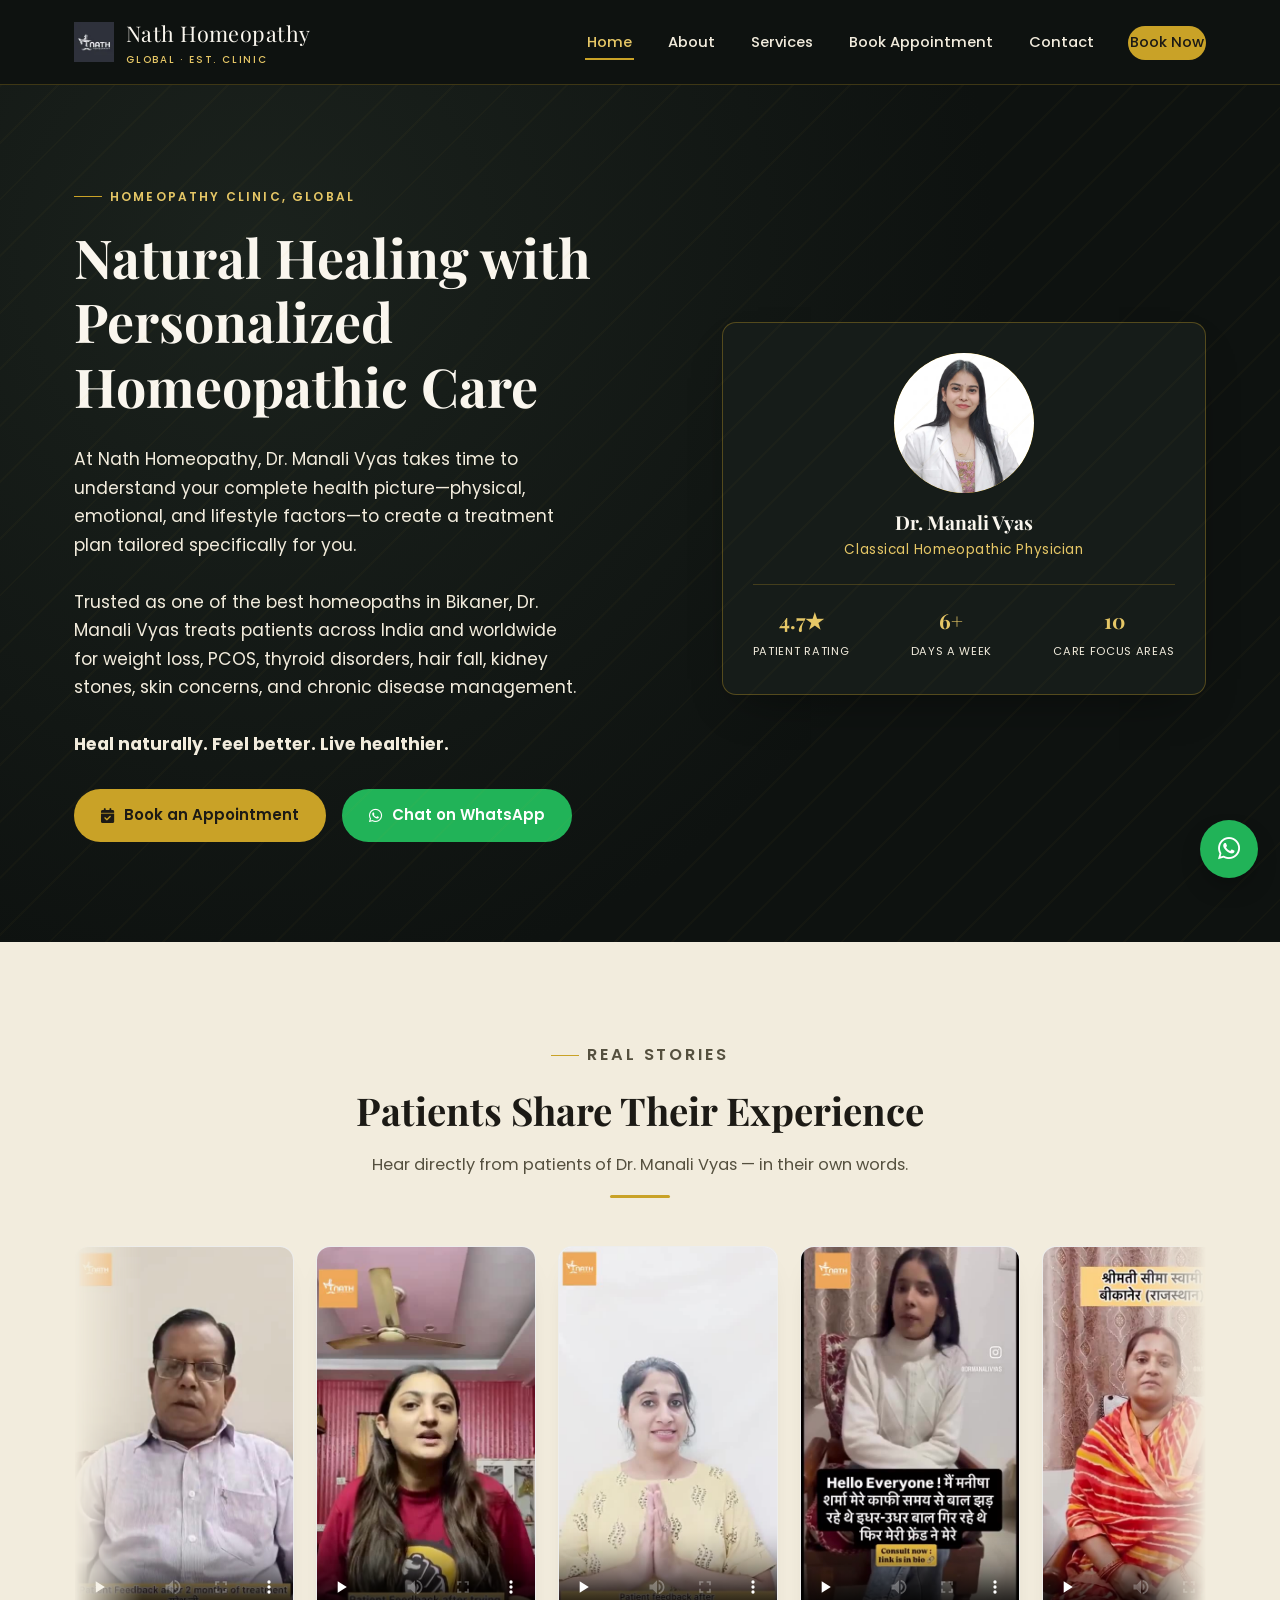
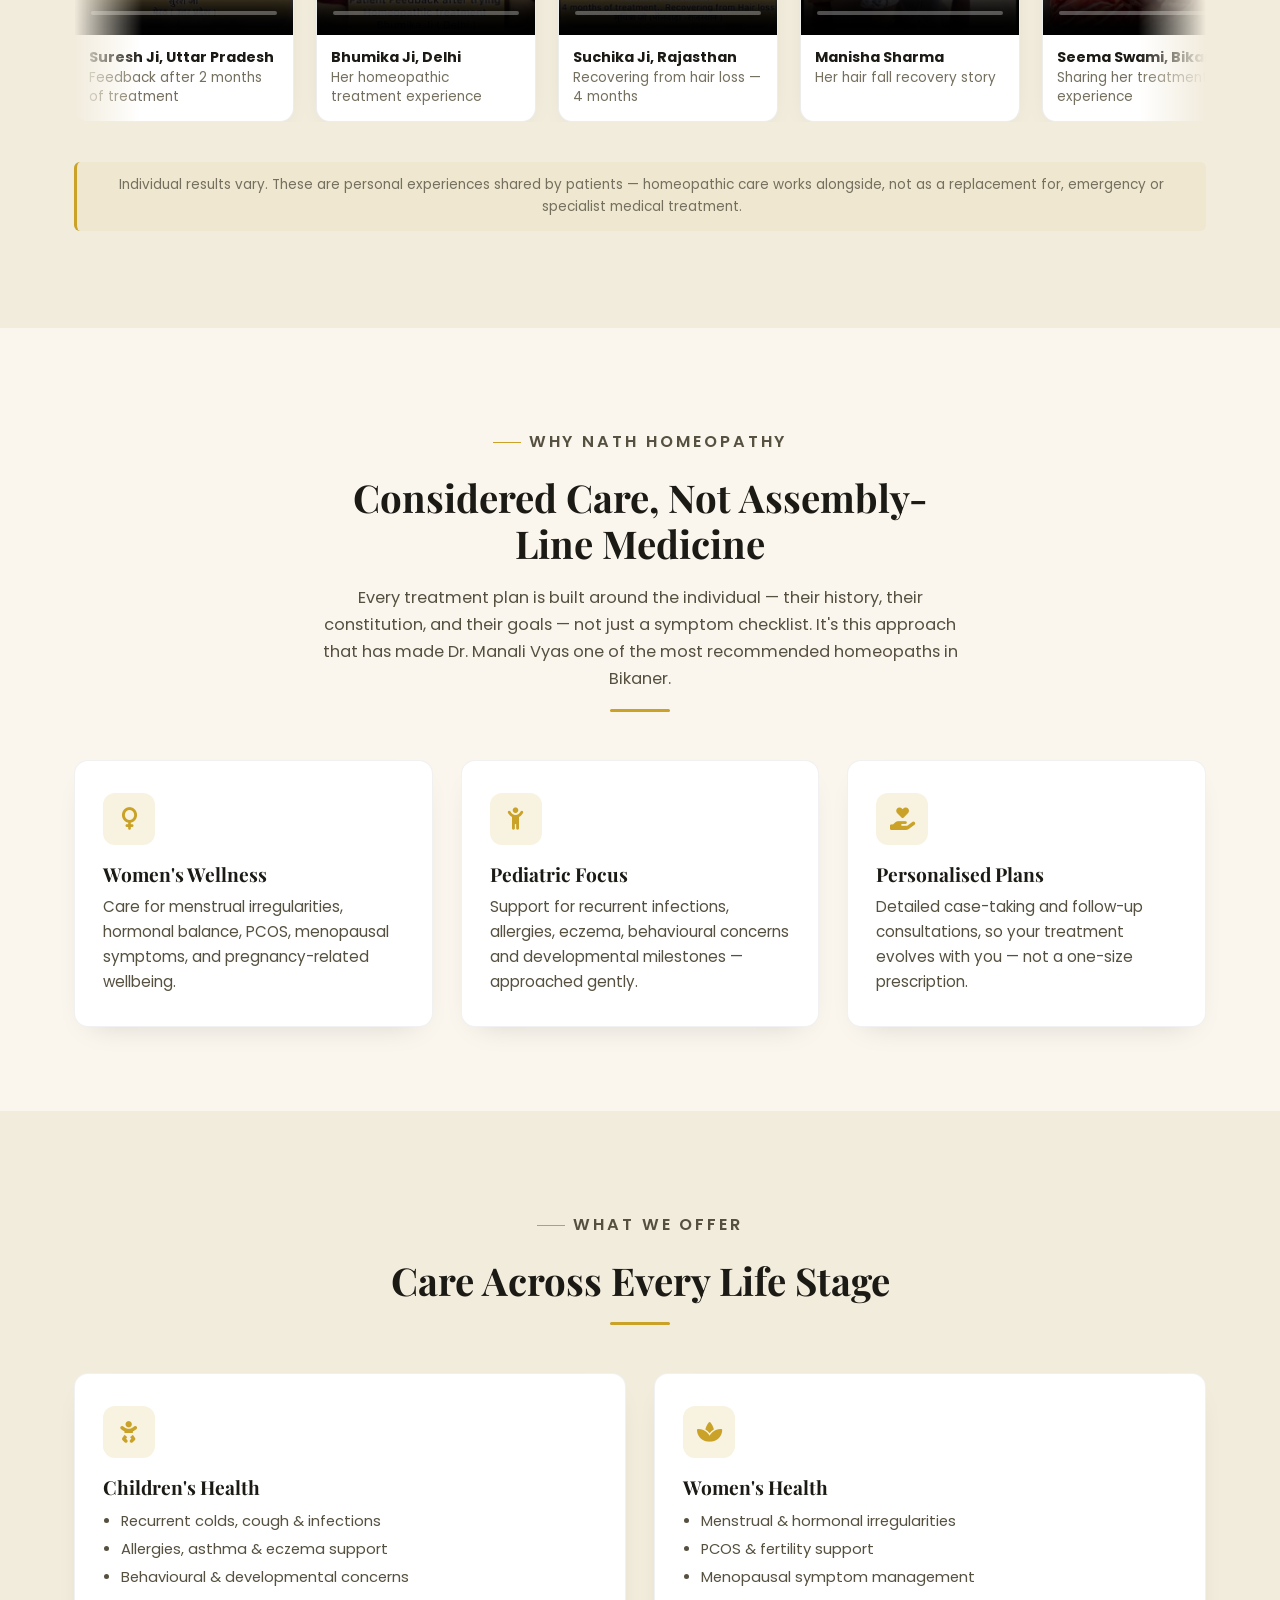
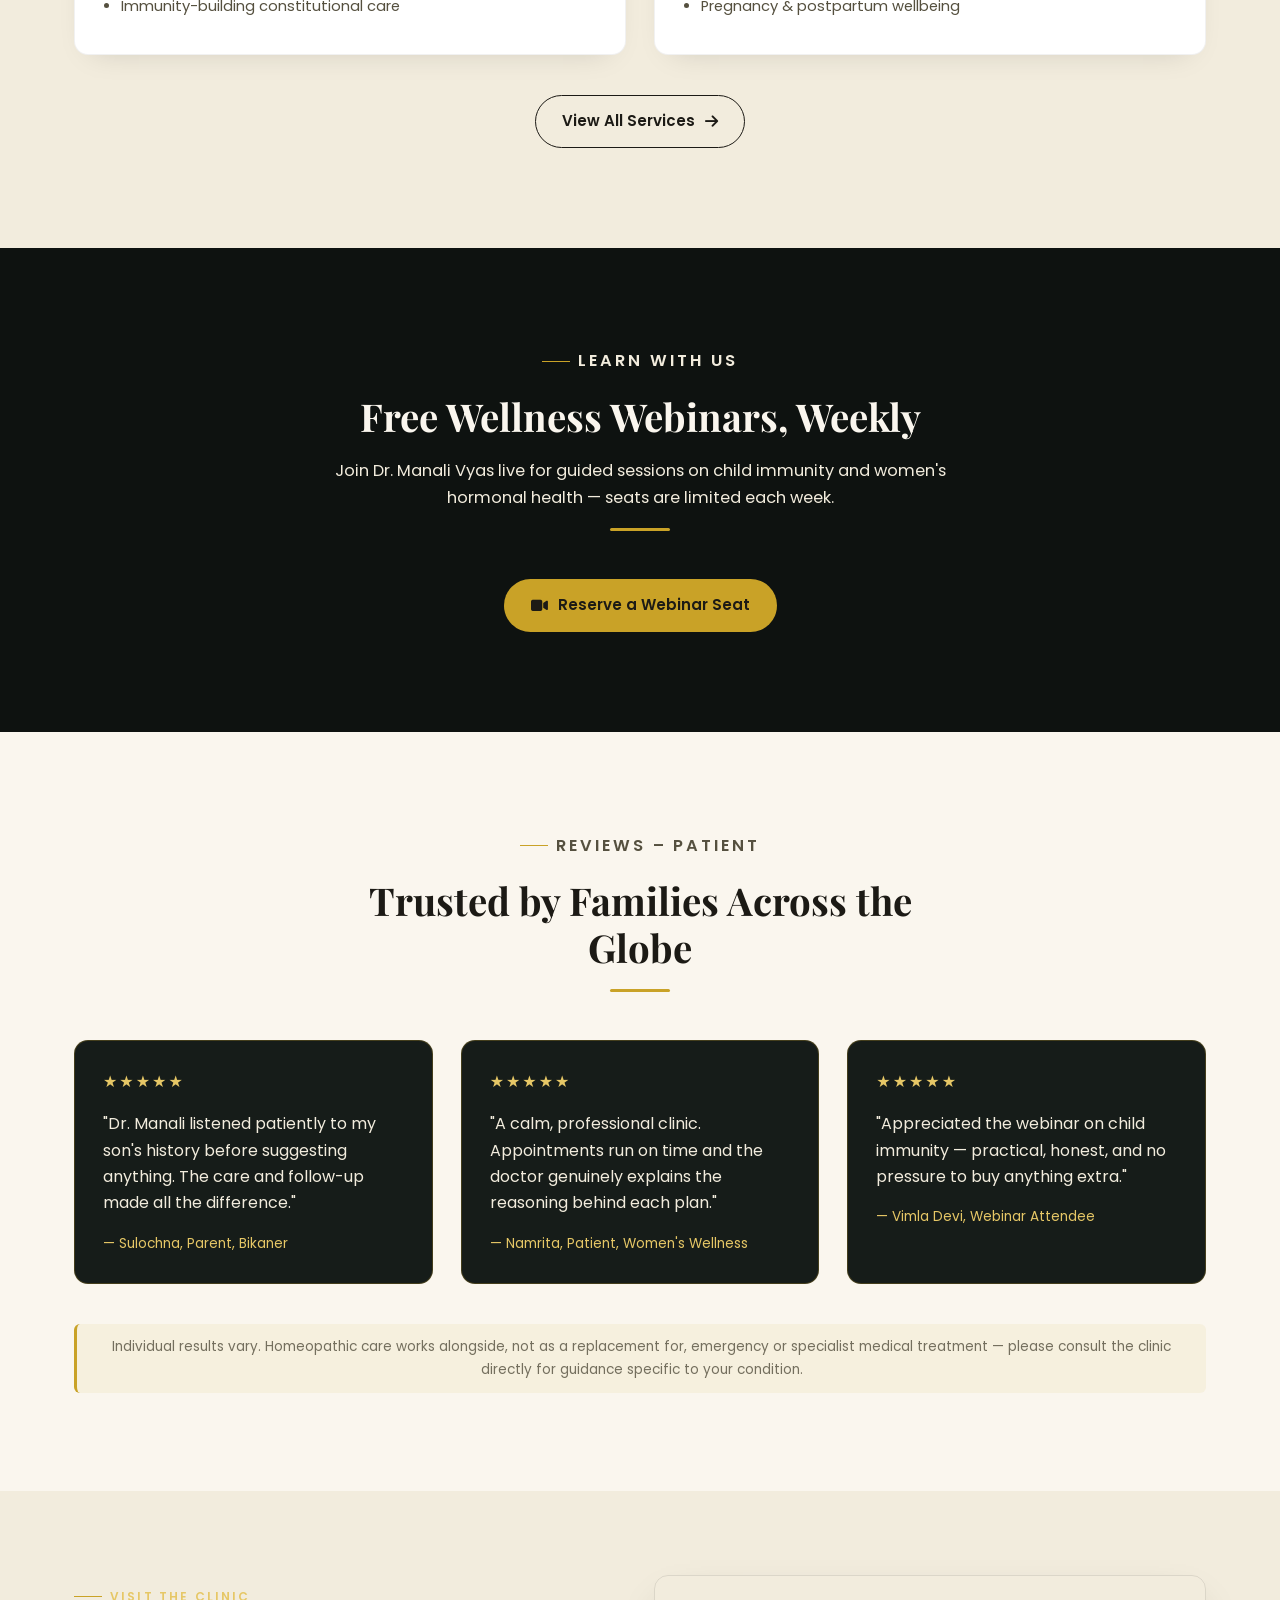
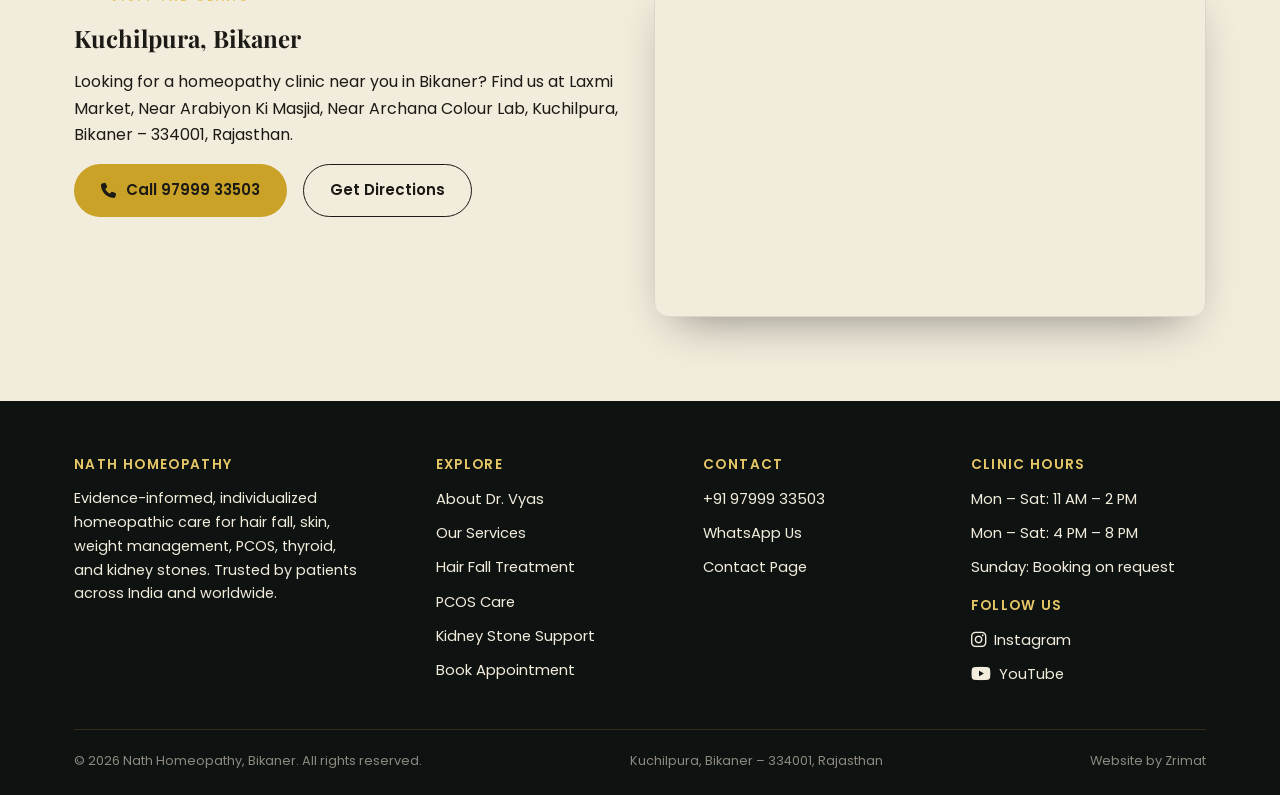
<file: index.html>
<!DOCTYPE html>
<html lang="en">
<head>
<meta charset="UTF-8">
<meta name="viewport" content="width=device-width, initial-scale=1.0">
<title>Nath Homeopathy – Homeopathy Doctor in Bikaner</title>
<meta name="description" content="Nath Homeopathy, Bikaner: Dr. Manali Vyas offers natural homeopathic care for hair fall, PCOS, thyroid, kidney stones and children's health.">
<meta name="robots" content="index, follow">
<meta name="theme-color" content="#0e1210">
<link rel="canonical" href="https://www.nathhomeopathy.com/">

<!-- Open Graph -->
<meta property="og:type" content="website">
<meta property="og:site_name" content="Nath Homeopathy">
<meta property="og:locale" content="en_IN">
<meta property="og:url" content="https://www.nathhomeopathy.com/">
<meta property="og:title" content="Nath Homeopathy &ndash; Homeopathy Doctor in Bikaner">
<meta property="og:description" content="Gentle, individualised homeopathic care for children's health and women's wellness, led by Dr. Manali Vyas in Bikaner.">
<meta property="og:image" content="https://www.nathhomeopathy.com/og-image.png">
<meta property="og:image:width" content="1200">
<meta property="og:image:height" content="630">

<!-- Twitter -->
<meta name="twitter:card" content="summary_large_image">
<meta name="twitter:title" content="Nath Homeopathy &ndash; Homeopathy Doctor in Bikaner">
<meta name="twitter:description" content="Gentle, individualised homeopathic care for children's health and women's wellness, led by Dr. Manali Vyas in Bikaner.">
<meta name="twitter:image" content="https://www.nathhomeopathy.com/og-image.png">

<!-- Favicons -->
<link rel="icon" type="image/x-icon" href="favicon.ico">
<link rel="icon" type="image/png" sizes="96x96" href="favicon-96.png">
<link rel="icon" type="image/png" sizes="48x48" href="favicon-48.png">
<link rel="icon" type="image/png" sizes="32x32" href="favicon-32.png">
<link rel="icon" type="image/png" sizes="16x16" href="favicon-16.png">
<link rel="apple-touch-icon" sizes="180x180" href="apple-touch-icon.png">

<link rel="preconnect" href="https://fonts.googleapis.com">
<link rel="preconnect" href="https://fonts.gstatic.com" crossorigin>
<link href="https://fonts.googleapis.com/css2?family=Playfair+Display:ital,wght@0,500;0,600;0,700;1,600&family=Poppins:wght@300;400;500;600;700&display=swap" rel="stylesheet">
<link rel="stylesheet" href="https://cdnjs.cloudflare.com/ajax/libs/font-awesome/6.5.1/css/all.min.css">
<link rel="preload" as="image" href="dr-manali-vyas.webp" fetchpriority="high">
<link rel="stylesheet" href="style.css">

<script type="application/ld+json">
{
  "@context": "https://schema.org",
  "@type": "MedicalBusiness",
  "@id": "https://www.nathhomeopathy.com/#clinic",
  "name": "Nath Homeopathy",
  "alternateName": "Nath Homeopathy Bikaner",
  "description": "Homeopathic clinic in Bikaner offering pediatric homeopathic care and women's health support, led by Dr. Manali Vyas.",
  "image": "https://www.nathhomeopathy.com/og-image.png",
  "logo": "https://www.nathhomeopathy.com/logo.jpeg",
  "url": "https://www.nathhomeopathy.com/",
  "telephone": "+91-97999-33503",
  "priceRange": "$$",
  "sameAs": [
    "https://www.instagram.com/nath_homeopathy?igsh=MTBobWNwbno0eWppMQ==",
    "https://youtube.com/@nathhomeopathy?si=1PNjmXUseuhuSY7g"
  ],
  "medicalSpecialty": "Homeopathic",
  "address": {
    "@type": "PostalAddress",
    "streetAddress": "Laxmi Market, Near Arabiyon Ki Masjid, Near Archana Colour Lab, Kuchilpura",
    "addressLocality": "Bikaner",
    "addressRegion": "Rajasthan",
    "postalCode": "334001",
    "addressCountry": "IN"
  },
  "hasMap": "https://maps.app.goo.gl/LCDe3njFEArwp9gP8",
  "openingHoursSpecification": [
    {
      "@type": "OpeningHoursSpecification",
      "dayOfWeek": ["Monday","Tuesday","Wednesday","Thursday","Friday","Saturday"],
      "opens": "11:00",
      "closes": "14:00"
    },
    {
      "@type": "OpeningHoursSpecification",
      "dayOfWeek": ["Monday","Tuesday","Wednesday","Thursday","Friday","Saturday"],
      "opens": "16:00",
      "closes": "20:00"
    }
  ],
  "aggregateRating": {
    "@type": "AggregateRating",
    "ratingValue": "4.7",
    "reviewCount": "8"
  },
  "employee": {
    "@type": "Physician",
    "name": "Dr. Manali Vyas",
    "medicalSpecialty": "Homeopathic"
  }
}
</script>
<script type="application/ld+json">
{
  "@context": "https://schema.org",
  "@type": "WebSite",
  "name": "Nath Homeopathy",
  "alternateName": ["nathhomeopathy.com", "Nath Homeopathy Bikaner"],
  "url": "https://www.nathhomeopathy.com/"
}
</script>
</head>
<body>
<a href="#main" class="skip-link">Skip to main content</a>

<header class="site-header">
  <div class="container nav-wrap">
    <a href="index.html" class="brand">
      <img src="logo-96.webp" alt="Nath Homeopathy logo" class="brand-mark-img" width="40" height="40">
      <span>Nath Homeopathy<small>Global &middot; Est. Clinic</small></span>
    </a>
    <button class="nav-toggle" aria-label="Toggle navigation menu" aria-expanded="false">
      <i class="fa-solid fa-bars" aria-hidden="true"></i>
    </button>
    <ul class="nav-links">
      <li><a href="index.html" aria-current="page">Home</a></li>
      <li><a href="about.html">About</a></li>
      <li><a href="services.html">Services</a></li>
      <li><a href="booking.html">Book Appointment</a></li>
      <li><a href="contact.html">Contact</a></li>
      <li><a class="nav-cta" href="booking.html">Book Now</a></li>
    </ul>
  </div>
</header>

<main id="main">

  <!-- HERO -->
  <section class="hero">
    <div class="container hero-grid">
      <div>
        <p class="eyebrow">Homeopathy Clinic, Global</p>
        <h1>Natural Healing with Personalized Homeopathic Care</h1>
        <p class="lead">
          At Nath Homeopathy, Dr. Manali Vyas takes time to understand your complete health picture&mdash;physical, emotional, and lifestyle factors&mdash;to create a treatment plan tailored specifically for you.<br><br>
          Trusted as one of the best homeopaths in Bikaner, Dr. Manali Vyas treats patients across India and worldwide for weight loss, PCOS, thyroid disorders, hair fall, kidney stones, skin concerns, and chronic disease management.<br><br>
          <strong>Heal naturally. Feel better. Live healthier.</strong>
        </p>
        <div class="hero-actions">
          <a href="booking.html" class="btn btn-gold"><i class="fa-solid fa-calendar-check" aria-hidden="true"></i> Book an Appointment</a>
          <a href="#" class="btn btn-whatsapp" data-wa-message="Hello Nath Homeopathy, I'd like to know more about your clinic and consultation timings."><i class="fa-brands fa-whatsapp" aria-hidden="true"></i> Chat on WhatsApp</a>
        </div>
      </div>
      <div class="hero-portrait">
        <div class="avatar" aria-hidden="true"><img src="dr-manali-vyas.webp" alt="Dr. Manali Vyas" class="avatar-img" width="800" height="1038" fetchpriority="high" decoding="async"></div>
        <h3>Dr. Manali Vyas</h3>
        <span>Classical Homeopathic Physician</span>
        <div class="hero-stats">
          <div><b>4.7&#9733;</b><span>Patient Rating</span></div>
          <div><b>6&#43;</b><span>Days a Week</span></div>
          <div><b>10</b><span>Care Focus Areas</span></div>
        </div>
      </div>
    </div>
  </section>

  <!-- PATIENT VIDEO STORIES -->
  <section class="section-alt video-strip">
    <div class="container">
      <div class="section-head">
        <p class="eyebrow">Real Stories</p>
        <h2>Patients Share Their Experience</h2>
        <p>Hear directly from patients of Dr. Manali Vyas — in their own words.</p>
        <div class="divider-gold" aria-hidden="true"></div>
      </div>
      <div class="video-marquee">
        <div class="video-track">
        <figure class="video-card">
          <video controls preload="none" playsinline poster="poster-1.jpg" aria-label="Patient video: Suresh Ji, Uttar Pradesh">
            <source src="video-1.mp4" type="video/mp4">
            Your browser does not support video playback.
          </video>
          <figcaption><strong>Suresh Ji, Uttar Pradesh</strong><span>Feedback after 2 months of treatment</span></figcaption>
        </figure>
        <figure class="video-card">
          <video controls preload="none" playsinline poster="poster-2.jpg" aria-label="Patient video: Bhumika Ji, Delhi">
            <source src="video-2.mp4" type="video/mp4">
            Your browser does not support video playback.
          </video>
          <figcaption><strong>Bhumika Ji, Delhi</strong><span>Her homeopathic treatment experience</span></figcaption>
        </figure>
        <figure class="video-card">
          <video controls preload="none" playsinline poster="poster-3.jpg" aria-label="Patient video: Suchika Ji, Rajasthan">
            <source src="video-3.mp4" type="video/mp4">
            Your browser does not support video playback.
          </video>
          <figcaption><strong>Suchika Ji, Rajasthan</strong><span>Recovering from hair loss — 4 months</span></figcaption>
        </figure>
        <figure class="video-card">
          <video controls preload="none" playsinline poster="poster-4.jpg" aria-label="Patient video: Manisha Sharma">
            <source src="video-4.mp4" type="video/mp4">
            Your browser does not support video playback.
          </video>
          <figcaption><strong>Manisha Sharma</strong><span>Her hair fall recovery story</span></figcaption>
        </figure>
        <figure class="video-card">
          <video controls preload="none" playsinline poster="poster-5.jpg" aria-label="Patient video: Seema Swami, Bikaner">
            <source src="video-5.mp4" type="video/mp4">
            Your browser does not support video playback.
          </video>
          <figcaption><strong>Seema Swami, Bikaner</strong><span>Sharing her treatment experience</span></figcaption>
        </figure>
        <figure class="video-card">
          <video controls preload="none" playsinline poster="poster-6.jpg" aria-label="Patient video: Savitri Ji, Bikaner">
            <source src="video-6.mp4" type="video/mp4">
            Your browser does not support video playback.
          </video>
          <figcaption><strong>Savitri Ji, Bikaner</strong><span>Sharing her treatment experience</span></figcaption>
        </figure>
        <figure class="video-card">
          <video controls preload="none" playsinline poster="poster-1.jpg" aria-hidden="true" tabindex="-1" aria-label="Patient video: Suresh Ji, Uttar Pradesh">
            <source src="video-1.mp4" type="video/mp4">
            Your browser does not support video playback.
          </video>
          <figcaption><strong>Suresh Ji, Uttar Pradesh</strong><span>Feedback after 2 months of treatment</span></figcaption>
        </figure>
        <figure class="video-card">
          <video controls preload="none" playsinline poster="poster-2.jpg" aria-hidden="true" tabindex="-1" aria-label="Patient video: Bhumika Ji, Delhi">
            <source src="video-2.mp4" type="video/mp4">
            Your browser does not support video playback.
          </video>
          <figcaption><strong>Bhumika Ji, Delhi</strong><span>Her homeopathic treatment experience</span></figcaption>
        </figure>
        <figure class="video-card">
          <video controls preload="none" playsinline poster="poster-3.jpg" aria-hidden="true" tabindex="-1" aria-label="Patient video: Suchika Ji, Rajasthan">
            <source src="video-3.mp4" type="video/mp4">
            Your browser does not support video playback.
          </video>
          <figcaption><strong>Suchika Ji, Rajasthan</strong><span>Recovering from hair loss — 4 months</span></figcaption>
        </figure>
        <figure class="video-card">
          <video controls preload="none" playsinline poster="poster-4.jpg" aria-hidden="true" tabindex="-1" aria-label="Patient video: Manisha Sharma">
            <source src="video-4.mp4" type="video/mp4">
            Your browser does not support video playback.
          </video>
          <figcaption><strong>Manisha Sharma</strong><span>Her hair fall recovery story</span></figcaption>
        </figure>
        <figure class="video-card">
          <video controls preload="none" playsinline poster="poster-5.jpg" aria-hidden="true" tabindex="-1" aria-label="Patient video: Seema Swami, Bikaner">
            <source src="video-5.mp4" type="video/mp4">
            Your browser does not support video playback.
          </video>
          <figcaption><strong>Seema Swami, Bikaner</strong><span>Sharing her treatment experience</span></figcaption>
        </figure>
        <figure class="video-card">
          <video controls preload="none" playsinline poster="poster-6.jpg" aria-hidden="true" tabindex="-1" aria-label="Patient video: Savitri Ji, Bikaner">
            <source src="video-6.mp4" type="video/mp4">
            Your browser does not support video playback.
          </video>
          <figcaption><strong>Savitri Ji, Bikaner</strong><span>Sharing her treatment experience</span></figcaption>
        </figure>
        </div>
      </div>
      <p class="text-center note mt-40">Individual results vary. These are personal experiences shared by patients — homeopathic care works alongside, not as a replacement for, emergency or specialist medical treatment.</p>
    </div>
  </section>

  <!-- WHY CHOOSE US -->
  <section>
    <div class="container">
      <div class="section-head">
        <p class="eyebrow">Why Nath Homeopathy</p>
        <h2>Considered Care, Not Assembly-Line Medicine</h2>
        <p>Every treatment plan is built around the individual — their history, their constitution, and their goals — not just a symptom checklist. It's this approach that has made Dr. Manali Vyas one of the most recommended homeopaths in Bikaner.</p>
        <div class="divider-gold" aria-hidden="true"></div>
      </div>
      <div class="grid-3">
        <div class="card">
          <div class="icon-badge" aria-hidden="true"><i class="fa-solid fa-venus"></i></div>
          <h3>Women's Wellness</h3>
          <p>Care for menstrual irregularities, hormonal balance, PCOS, menopausal symptoms, and pregnancy-related wellbeing.</p>
        </div>
        <div class="card">
          <div class="icon-badge" aria-hidden="true"><i class="fa-solid fa-child-reaching"></i></div>
          <h3>Pediatric Focus</h3>
          <p>Support for recurrent infections, allergies, eczema, behavioural concerns and developmental milestones — approached gently.</p>
        </div>
        <div class="card">
          <div class="icon-badge" aria-hidden="true"><i class="fa-solid fa-hand-holding-heart"></i></div>
          <h3>Personalised Plans</h3>
          <p>Detailed case-taking and follow-up consultations, so your treatment evolves with you — not a one-size prescription.</p>
        </div>
      </div>
    </div>
  </section>

  <!-- SERVICES PREVIEW -->
  <section class="section-alt">
    <div class="container">
      <div class="section-head">
        <p class="eyebrow">What We Offer</p>
        <h2>Care Across Every Life Stage</h2>
        <div class="divider-gold" aria-hidden="true"></div>
      </div>
      <div class="grid-2">
        <div class="card">
          <div class="icon-badge" aria-hidden="true"><i class="fa-solid fa-baby"></i></div>
          <h3>Children's Health</h3>
          <ul>
            <li>Recurrent colds, cough &amp; infections</li>
            <li>Allergies, asthma &amp; eczema support</li>
            <li>Behavioural &amp; developmental concerns</li>
            <li>Immunity-building constitutional care</li>
          </ul>
        </div>
        <div class="card">
          <div class="icon-badge" aria-hidden="true"><i class="fa-solid fa-spa"></i></div>
          <h3>Women's Health</h3>
          <ul>
            <li>Menstrual &amp; hormonal irregularities</li>
            <li>PCOS &amp; fertility support</li>
            <li>Menopausal symptom management</li>
            <li>Pregnancy &amp; postpartum wellbeing</li>
          </ul>
        </div>
      </div>
      <p class="text-center mt-40"><a href="services.html" class="btn btn-dark-outline">View All Services <i class="fa-solid fa-arrow-right" aria-hidden="true"></i></a></p>
    </div>
  </section>

  <!-- WEBINAR CTA STRIP -->
  <section class="section-dark">
    <div class="container">
      <div class="section-head">
        <p class="eyebrow">Learn With Us</p>
        <h2>Free Wellness Webinars, Weekly</h2>
        <p>Join Dr. Manali Vyas live for guided sessions on child immunity and women's hormonal health — seats are limited each week.</p>
        <div class="divider-gold" aria-hidden="true"></div>
      </div>
      <p class="text-center"><a href="booking.html" class="btn btn-gold"><i class="fa-solid fa-video" aria-hidden="true"></i> Reserve a Webinar Seat</a></p>
    </div>
  </section>

  <!-- TESTIMONIALS -->
  <section>
    <div class="container">
      <div class="section-head">
        <p class="eyebrow">Reviews &ndash; Patient</p>
        <h2>Trusted by Families Across the Globe</h2>
        <div class="divider-gold" aria-hidden="true"></div>
      </div>
      <div class="grid-3">
        <div class="testimonial">
          <div class="stars" aria-label="5 out of 5 stars">&#9733;&#9733;&#9733;&#9733;&#9733;</div>
          <p>"Dr. Manali listened patiently to my son's history before suggesting anything. The care and follow-up made all the difference."</p>
          <footer>&mdash; Sulochna, Parent, Bikaner</footer>
        </div>
        <div class="testimonial">
          <div class="stars" aria-label="5 out of 5 stars">&#9733;&#9733;&#9733;&#9733;&#9733;</div>
          <p>"A calm, professional clinic. Appointments run on time and the doctor genuinely explains the reasoning behind each plan."</p>
          <footer>&mdash; Namrita, Patient, Women's Wellness</footer>
        </div>
        <div class="testimonial">
          <div class="stars" aria-label="5 out of 5 stars">&#9733;&#9733;&#9733;&#9733;&#9733;</div>
          <p>"Appreciated the webinar on child immunity — practical, honest, and no pressure to buy anything extra."</p>
          <footer>&mdash; Vimla Devi, Webinar Attendee</footer>
        </div>
      </div>
      <p class="text-center note mt-40">Individual results vary. Homeopathic care works alongside, not as a replacement for, emergency or specialist medical treatment — please consult the clinic directly for guidance specific to your condition.</p>
    </div>
  </section>

  <!-- LOCATION STRIP -->
  <section class="section-alt">
    <div class="container grid-2">
      <div>
        <p class="eyebrow">Visit The Clinic</p>
        <h2>Kuchilpura, Bikaner</h2>
        <p>Looking for a homeopathy clinic near you in Bikaner? Find us at Laxmi Market, Near Arabiyon Ki Masjid, Near Archana Colour Lab, Kuchilpura, Bikaner &ndash; 334001, Rajasthan.</p>
        <div class="hero-actions">
          <a href="tel:+919799933503" class="btn btn-gold"><i class="fa-solid fa-phone" aria-hidden="true"></i> Call 97999 33503</a>
          <a href="contact.html" class="btn btn-dark-outline">Get Directions</a>
        </div>
      </div>
      <div class="map-embed">
        <iframe
          src="https://www.google.com/maps?q=Nath+Homeopathy+Kuchilpura+Bikaner&output=embed"
          title="Map showing Nath Homeopathy clinic location in Kuchilpura, Bikaner"
          loading="lazy"
          referrerpolicy="no-referrer-when-downgrade"></iframe>
      </div>
    </div>
  </section>

</main>

<a href="#" class="float-whatsapp" data-wa-message="Hello Nath Homeopathy, I'd like to book a consultation." aria-label="Chat with Nath Homeopathy on WhatsApp">
  <i class="fa-brands fa-whatsapp" aria-hidden="true"></i>
</a>

<footer class="site-footer">
  <div class="container">
    <div class="footer-grid">
      <div>
        <h4>Nath Homeopathy</h4>
        <p style="font-size:0.9rem; color:var(--color-cream-alt); max-width:32ch;">Evidence-informed, individualized homeopathic care for hair fall, skin, weight management, PCOS, thyroid, and kidney stones. Trusted by patients across India and worldwide.</p>
      </div>
      <div>
        <h4>Explore</h4>
        <ul>
          <li><a href="about.html">About Dr. Vyas</a></li>
          <li><a href="services.html">Our Services</a></li>
          <li><a href="hair-fall-treatment-bikaner.html">Hair Fall Treatment</a></li>
          <li><a href="pcos-treatment-bikaner.html">PCOS Care</a></li>
          <li><a href="kidney-stone-treatment-bikaner.html">Kidney Stone Support</a></li>
          <li><a href="booking.html">Book Appointment</a></li>
        </ul>
      </div>
      <div>
        <h4>Contact</h4>
        <ul>
          <li><a href="tel:+919799933503">+91 97999 33503</a></li>
          <li><a href="#" data-wa-message="Hello Nath Homeopathy, I'd like more information.">WhatsApp Us</a></li>
          <li><a href="contact.html">Contact Page</a></li>
        </ul>
      </div>
      <div>
        <h4>Clinic Hours</h4>
        <ul>
          <li>Mon &ndash; Sat: 11 AM &ndash; 2 PM</li>
          <li>Mon &ndash; Sat: 4 PM &ndash; 8 PM</li>
          <li>Sunday: Booking on request</li>
        </ul>
        <h4 style="margin-top:18px;">Follow Us</h4>
        <ul style="display:flex; flex-direction:column; gap:8px; padding:0; list-style:none;">
          <li style="margin:0;"><a href="https://www.instagram.com/nath_homeopathy?igsh=MTBobWNwbno0eWppMQ==" target="_blank" rel="noopener" style="display:inline-flex; align-items:center; gap:8px;"><i class="fa-brands fa-instagram" aria-hidden="true" style="font-size:1.1rem;"></i> Instagram</a></li>
          <li style="margin:0;"><a href="https://youtube.com/@nathhomeopathy?si=1PNjmXUseuhuSY7g" target="_blank" rel="noopener" style="display:inline-flex; align-items:center; gap:8px;"><i class="fa-brands fa-youtube" aria-hidden="true" style="font-size:1.1rem;"></i> YouTube</a></li>
        </ul>
      </div>
    </div>
    <div class="footer-bottom">
      <span>&copy; 2026 Nath Homeopathy, Bikaner. All rights reserved.</span>
      <span>Kuchilpura, Bikaner &ndash; 334001, Rajasthan</span>
      <span>Website by <a href="https://zrimat.com/?utm_source=nath-homeopathy&utm_medium=footer-credit&utm_campaign=backlink" target="_blank" rel="noopener">Zrimat</a></span>
    </div>
  </div>
</footer>

<script src="script.js"></script>
</body>
</html>
</file>
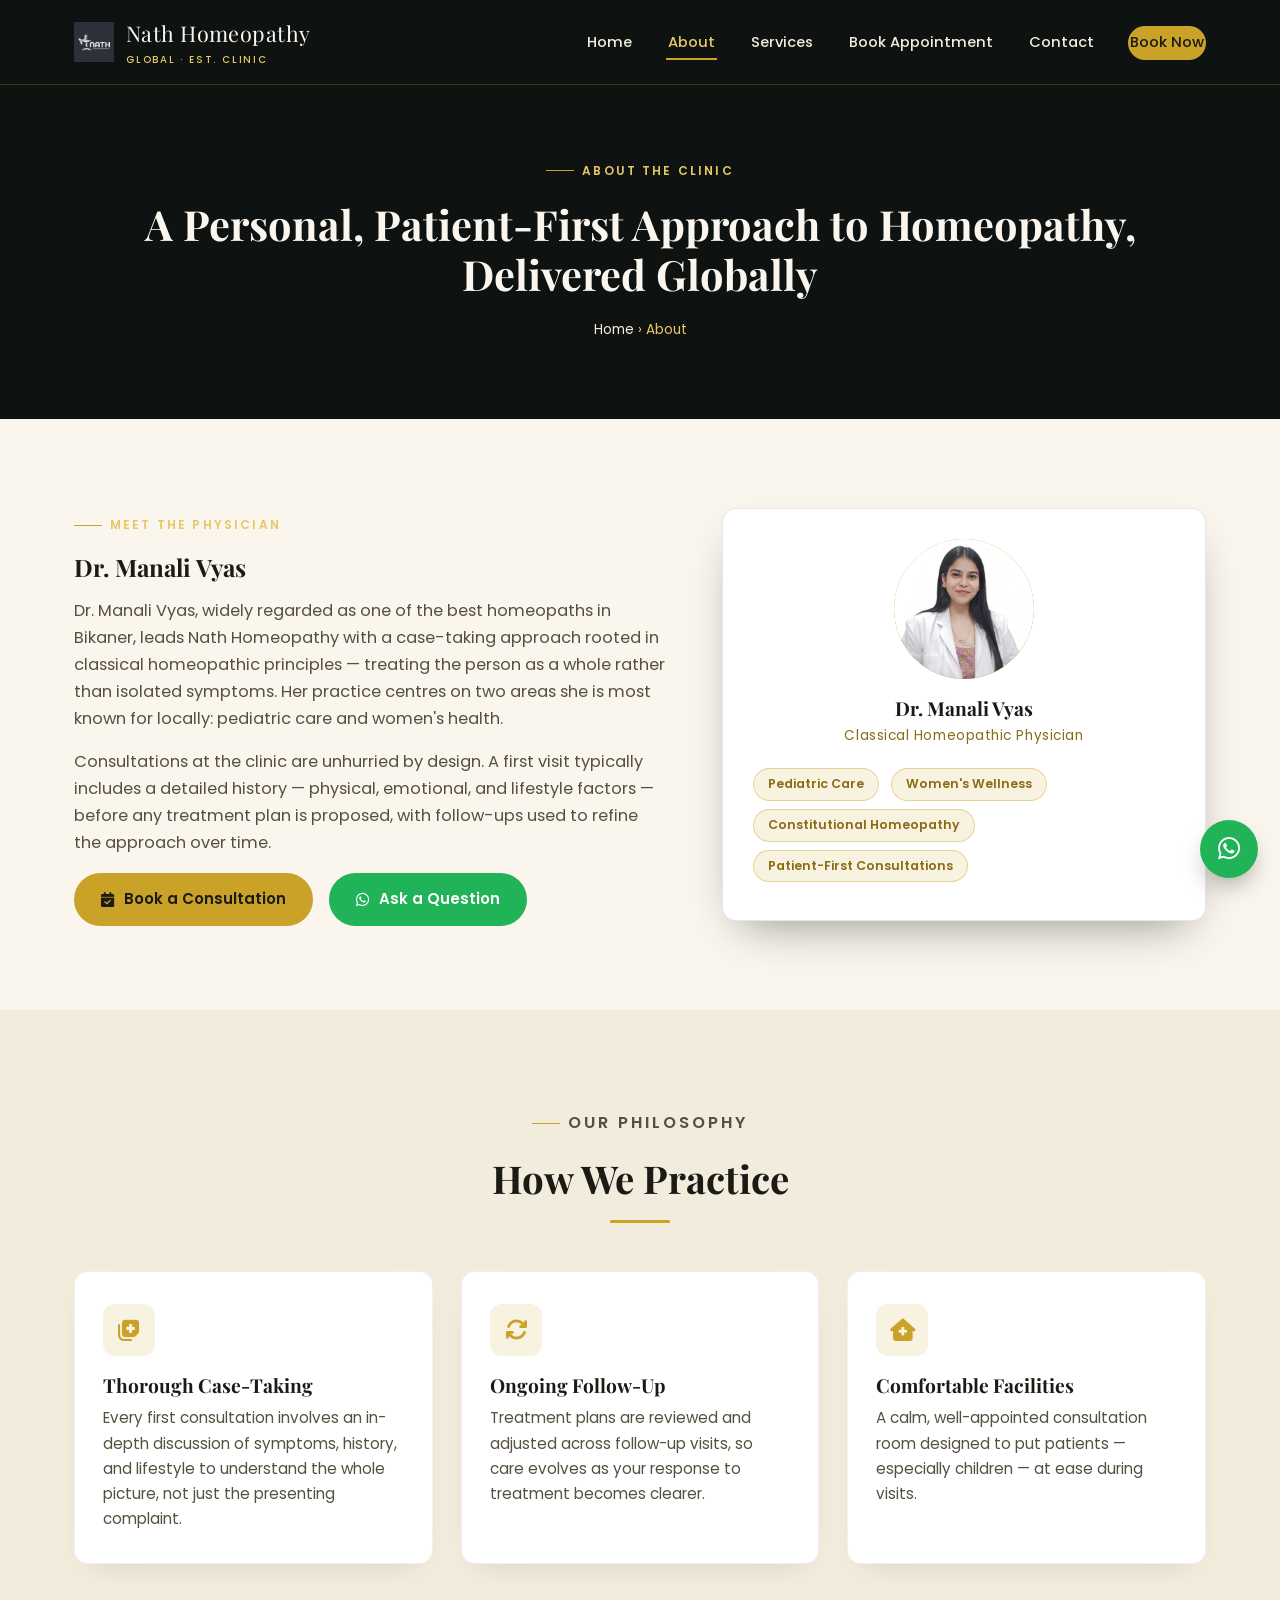
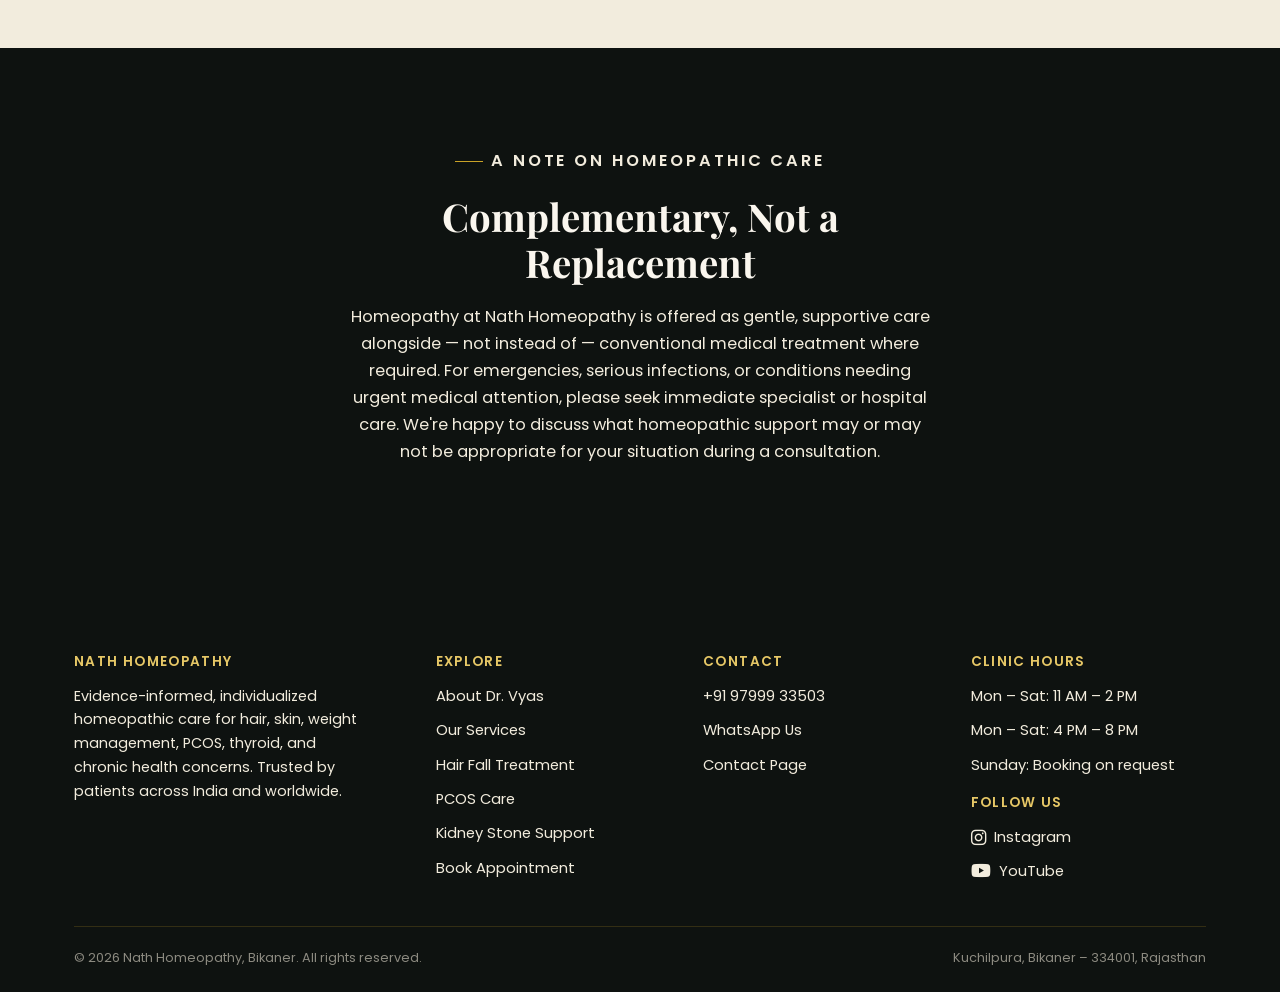
<file: about.html>
<!DOCTYPE html>
<html lang="en">
<head>
<meta charset="UTF-8">
<meta name="viewport" content="width=device-width, initial-scale=1.0">
<title>About Dr. Manali Vyas | Homeopath in Bikaner</title>
<meta name="description" content="Meet Dr. Manali Vyas of Nath Homeopathy, Bikaner. A patient-first, classical homeopathy approach to pediatric and women's health.">
<meta name="robots" content="index, follow">
<meta name="theme-color" content="#0e1210">
<link rel="canonical" href="https://www.nathhomeopathy.com/about.html">

<!-- Open Graph -->
<meta property="og:type" content="website">
<meta property="og:site_name" content="Nath Homeopathy">
<meta property="og:locale" content="en_IN">
<meta property="og:url" content="https://www.nathhomeopathy.com/about.html">
<meta property="og:title" content="About Dr. Manali Vyas | Nath Homeopathy, Bikaner">
<meta property="og:description" content="Meet Dr. Manali Vyas, the homeopathic physician behind Nath Homeopathy in Bikaner.">
<meta property="og:image" content="https://www.nathhomeopathy.com/og-image.png">
<meta property="og:image:width" content="1200">
<meta property="og:image:height" content="630">

<!-- Twitter -->
<meta name="twitter:card" content="summary_large_image">
<meta name="twitter:title" content="About Dr. Manali Vyas | Nath Homeopathy, Bikaner">
<meta name="twitter:description" content="Meet Dr. Manali Vyas, the homeopathic physician behind Nath Homeopathy in Bikaner.">
<meta name="twitter:image" content="https://www.nathhomeopathy.com/og-image.png">

<!-- Favicons -->
<link rel="icon" type="image/x-icon" href="favicon.ico">
<link rel="icon" type="image/png" sizes="96x96" href="favicon-96.png">
<link rel="icon" type="image/png" sizes="48x48" href="favicon-48.png">
<link rel="icon" type="image/png" sizes="32x32" href="favicon-32.png">
<link rel="icon" type="image/png" sizes="16x16" href="favicon-16.png">
<link rel="apple-touch-icon" sizes="180x180" href="apple-touch-icon.png">

<link rel="preconnect" href="https://fonts.googleapis.com">
<link rel="preconnect" href="https://fonts.gstatic.com" crossorigin>
<link href="https://fonts.googleapis.com/css2?family=Playfair+Display:ital,wght@0,500;0,600;0,700;1,600&family=Poppins:wght@300;400;500;600;700&display=swap" rel="stylesheet">
<link rel="stylesheet" href="https://cdnjs.cloudflare.com/ajax/libs/font-awesome/6.5.1/css/all.min.css">
<link rel="preload" as="image" href="dr-manali-vyas.webp" fetchpriority="high">
<link rel="stylesheet" href="style.css">

<script type="application/ld+json">
{
  "@context": "https://schema.org",
  "@type": "Physician",
  "name": "Dr. Manali Vyas",
  "medicalSpecialty": "Homeopathic",
  "url": "https://www.nathhomeopathy.com/about.html",
  "image": "https://www.nathhomeopathy.com/og-image.png",
  "worksFor": { "@id": "https://www.nathhomeopathy.com/#clinic" }
}
</script>
<script type="application/ld+json">
{
  "@context": "https://schema.org",
  "@type": "BreadcrumbList",
  "itemListElement": [
    { "@type": "ListItem", "position": 1, "name": "Home", "item": "https://www.nathhomeopathy.com/index.html" },
    { "@type": "ListItem", "position": 2, "name": "About", "item": "https://www.nathhomeopathy.com/about.html" }
  ]
}
</script>
</head>
<body>
<a href="#main" class="skip-link">Skip to main content</a>

<header class="site-header">
  <div class="container nav-wrap">
    <a href="index.html" class="brand">
      <img src="logo-96.webp" alt="Nath Homeopathy logo" class="brand-mark-img" width="40" height="40">
      <span>Nath Homeopathy<small>Global &middot; Est. Clinic</small></span>
    </a>
    <button class="nav-toggle" aria-label="Toggle navigation menu" aria-expanded="false">
      <i class="fa-solid fa-bars" aria-hidden="true"></i>
    </button>
    <ul class="nav-links">
      <li><a href="index.html">Home</a></li>
      <li><a href="about.html" aria-current="page">About</a></li>
      <li><a href="services.html">Services</a></li>
      <li><a href="booking.html">Book Appointment</a></li>
      <li><a href="contact.html">Contact</a></li>
      <li><a class="nav-cta" href="booking.html">Book Now</a></li>
    </ul>
  </div>
</header>

<main id="main">

  <section class="page-hero">
    <div class="container">
      <p class="eyebrow">About The Clinic</p>
      <h1>A Personal, Patient-First Approach to Homeopathy, Delivered Globally</h1>
      <p class="breadcrumb"><a href="index.html">Home</a> &rsaquo; About</p>
    </div>
  </section>

  <section>
    <div class="container hero-grid">
      <div>
        <p class="eyebrow">Meet The Physician</p>
        <h2>Dr. Manali Vyas</h2>
        <p style="color:#55503f; font-size:1.02rem;">Dr. Manali Vyas, widely regarded as one of the best homeopaths in Bikaner, leads Nath Homeopathy with a case-taking approach rooted in classical homeopathic principles — treating the person as a whole rather than isolated symptoms. Her practice centres on two areas she is most known for locally: pediatric care and women's health.</p>
        <p style="color:#55503f; font-size:1.02rem;">Consultations at the clinic are unhurried by design. A first visit typically includes a detailed history — physical, emotional, and lifestyle factors — before any treatment plan is proposed, with follow-ups used to refine the approach over time.</p>
        <div class="hero-actions">
          <a href="booking.html" class="btn btn-gold"><i class="fa-solid fa-calendar-check" aria-hidden="true"></i> Book a Consultation</a>
          <a href="#" class="btn btn-whatsapp" data-wa-message="Hello Dr. Manali Vyas, I'd like to ask about your consultation process."><i class="fa-brands fa-whatsapp" aria-hidden="true"></i> Ask a Question</a>
        </div>
      </div>
      <div class="hero-portrait" style="background:#fff; border-color:rgba(28,26,21,0.1);">
        <div class="avatar" aria-hidden="true"><img src="dr-manali-vyas.webp" alt="Dr. Manali Vyas" class="avatar-img" width="800" height="1038" fetchpriority="high" decoding="async"></div>
        <h3 style="color:var(--color-ink);">Dr. Manali Vyas</h3>
        <span style="color:#8a6c14;">Classical Homeopathic Physician</span>
        <div style="margin-top:20px; text-align:left;">
          <p class="pill">Pediatric Care</p>
          <p class="pill">Women's Wellness</p>
          <p class="pill">Constitutional Homeopathy</p>
          <p class="pill">Patient-First Consultations</p>
        </div>
      </div>
    </div>
  </section>

  <section class="section-alt">
    <div class="container">
      <div class="section-head">
        <p class="eyebrow">Our Philosophy</p>
        <h2>How We Practice</h2>
        <div class="divider-gold" aria-hidden="true"></div>
      </div>
      <div class="grid-3">
        <div class="card">
          <div class="icon-badge" aria-hidden="true"><i class="fa-solid fa-notes-medical"></i></div>
          <h3>Thorough Case-Taking</h3>
          <p>Every first consultation involves an in-depth discussion of symptoms, history, and lifestyle to understand the whole picture, not just the presenting complaint.</p>
        </div>
        <div class="card">
          <div class="icon-badge" aria-hidden="true"><i class="fa-solid fa-arrows-rotate"></i></div>
          <h3>Ongoing Follow-Up</h3>
          <p>Treatment plans are reviewed and adjusted across follow-up visits, so care evolves as your response to treatment becomes clearer.</p>
        </div>
        <div class="card">
          <div class="icon-badge" aria-hidden="true"><i class="fa-solid fa-house-medical"></i></div>
          <h3>Comfortable Facilities</h3>
          <p>A calm, well-appointed consultation room designed to put patients — especially children — at ease during visits.</p>
        </div>
      </div>
    </div>
  </section>

  <section class="section-dark">
    <div class="container section-head">
      <p class="eyebrow">A Note On Homeopathic Care</p>
      <h2>Complementary, Not a Replacement</h2>
      <p>Homeopathy at Nath Homeopathy is offered as gentle, supportive care alongside — not instead of — conventional medical treatment where required. For emergencies, serious infections, or conditions needing urgent medical attention, please seek immediate specialist or hospital care. We're happy to discuss what homeopathic support may or may not be appropriate for your situation during a consultation.</p>
    </div>
  </section>

</main>

<a href="#" class="float-whatsapp" data-wa-message="Hello Nath Homeopathy, I'd like to book a consultation." aria-label="Chat with Nath Homeopathy on WhatsApp">
  <i class="fa-brands fa-whatsapp" aria-hidden="true"></i>
</a>

<footer class="site-footer">
  <div class="container">
    <div class="footer-grid">
      <div>
        <h4>Nath Homeopathy</h4>
        <p style="font-size:0.9rem; color:var(--color-cream-alt); max-width:32ch;">Evidence-informed, individualized homeopathic care for hair, skin, weight management, PCOS, thyroid, and chronic health concerns. Trusted by patients across India and worldwide.</p>
      </div>
      <div>
        <h4>Explore</h4>
        <ul>
          <li><a href="about.html">About Dr. Vyas</a></li>
          <li><a href="services.html">Our Services</a></li>
          <li><a href="hair-fall-treatment-bikaner.html">Hair Fall Treatment</a></li>
          <li><a href="pcos-treatment-bikaner.html">PCOS Care</a></li>
          <li><a href="kidney-stone-treatment-bikaner.html">Kidney Stone Support</a></li>
          <li><a href="booking.html">Book Appointment</a></li>
        </ul>
      </div>
      <div>
        <h4>Contact</h4>
        <ul>
          <li><a href="tel:+919799933503">+91 97999 33503</a></li>
          <li><a href="#" data-wa-message="Hello Nath Homeopathy, I'd like more information.">WhatsApp Us</a></li>
          <li><a href="contact.html">Contact Page</a></li>
        </ul>
      </div>
      <div>
        <h4>Clinic Hours</h4>
        <ul>
          <li>Mon &ndash; Sat: 11 AM &ndash; 2 PM</li>
          <li>Mon &ndash; Sat: 4 PM &ndash; 8 PM</li>
          <li>Sunday: Booking on request</li>
        </ul>
        <h4 style="margin-top:18px;">Follow Us</h4>
        <ul style="display:flex; flex-direction:column; gap:8px; padding:0; list-style:none;">
          <li style="margin:0;"><a href="https://www.instagram.com/nath_homeopathy?igsh=MTBobWNwbno0eWppMQ==" target="_blank" rel="noopener" style="display:inline-flex; align-items:center; gap:8px;"><i class="fa-brands fa-instagram" aria-hidden="true" style="font-size:1.1rem;"></i> Instagram</a></li>
          <li style="margin:0;"><a href="https://youtube.com/@nathhomeopathy?si=1PNjmXUseuhuSY7g" target="_blank" rel="noopener" style="display:inline-flex; align-items:center; gap:8px;"><i class="fa-brands fa-youtube" aria-hidden="true" style="font-size:1.1rem;"></i> YouTube</a></li>
        </ul>
      </div>
    </div>
    <div class="footer-bottom">
      <span>&copy; 2026 Nath Homeopathy, Bikaner. All rights reserved.</span>
      <span>Kuchilpura, Bikaner &ndash; 334001, Rajasthan</span>
    </div>
  </div>
</footer>

<script src="script.js"></script>
</body>
</html>
</file>
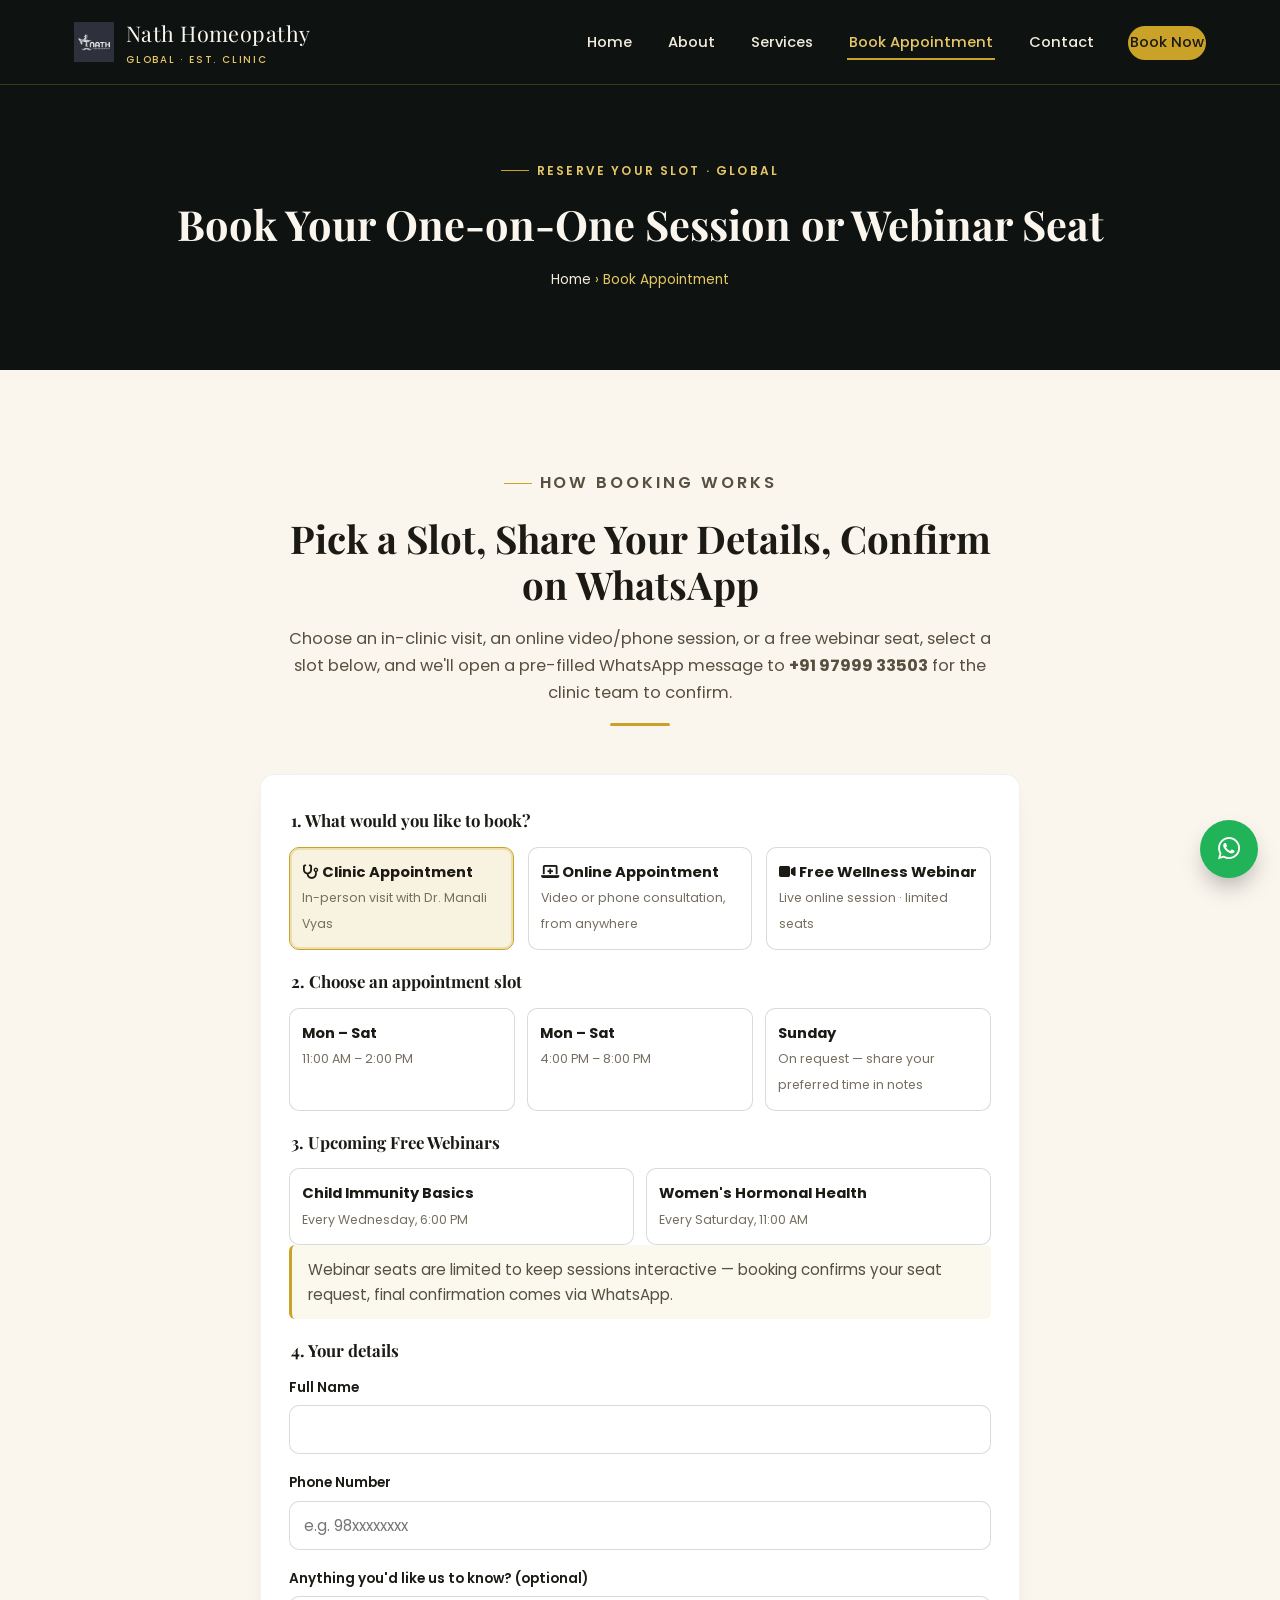
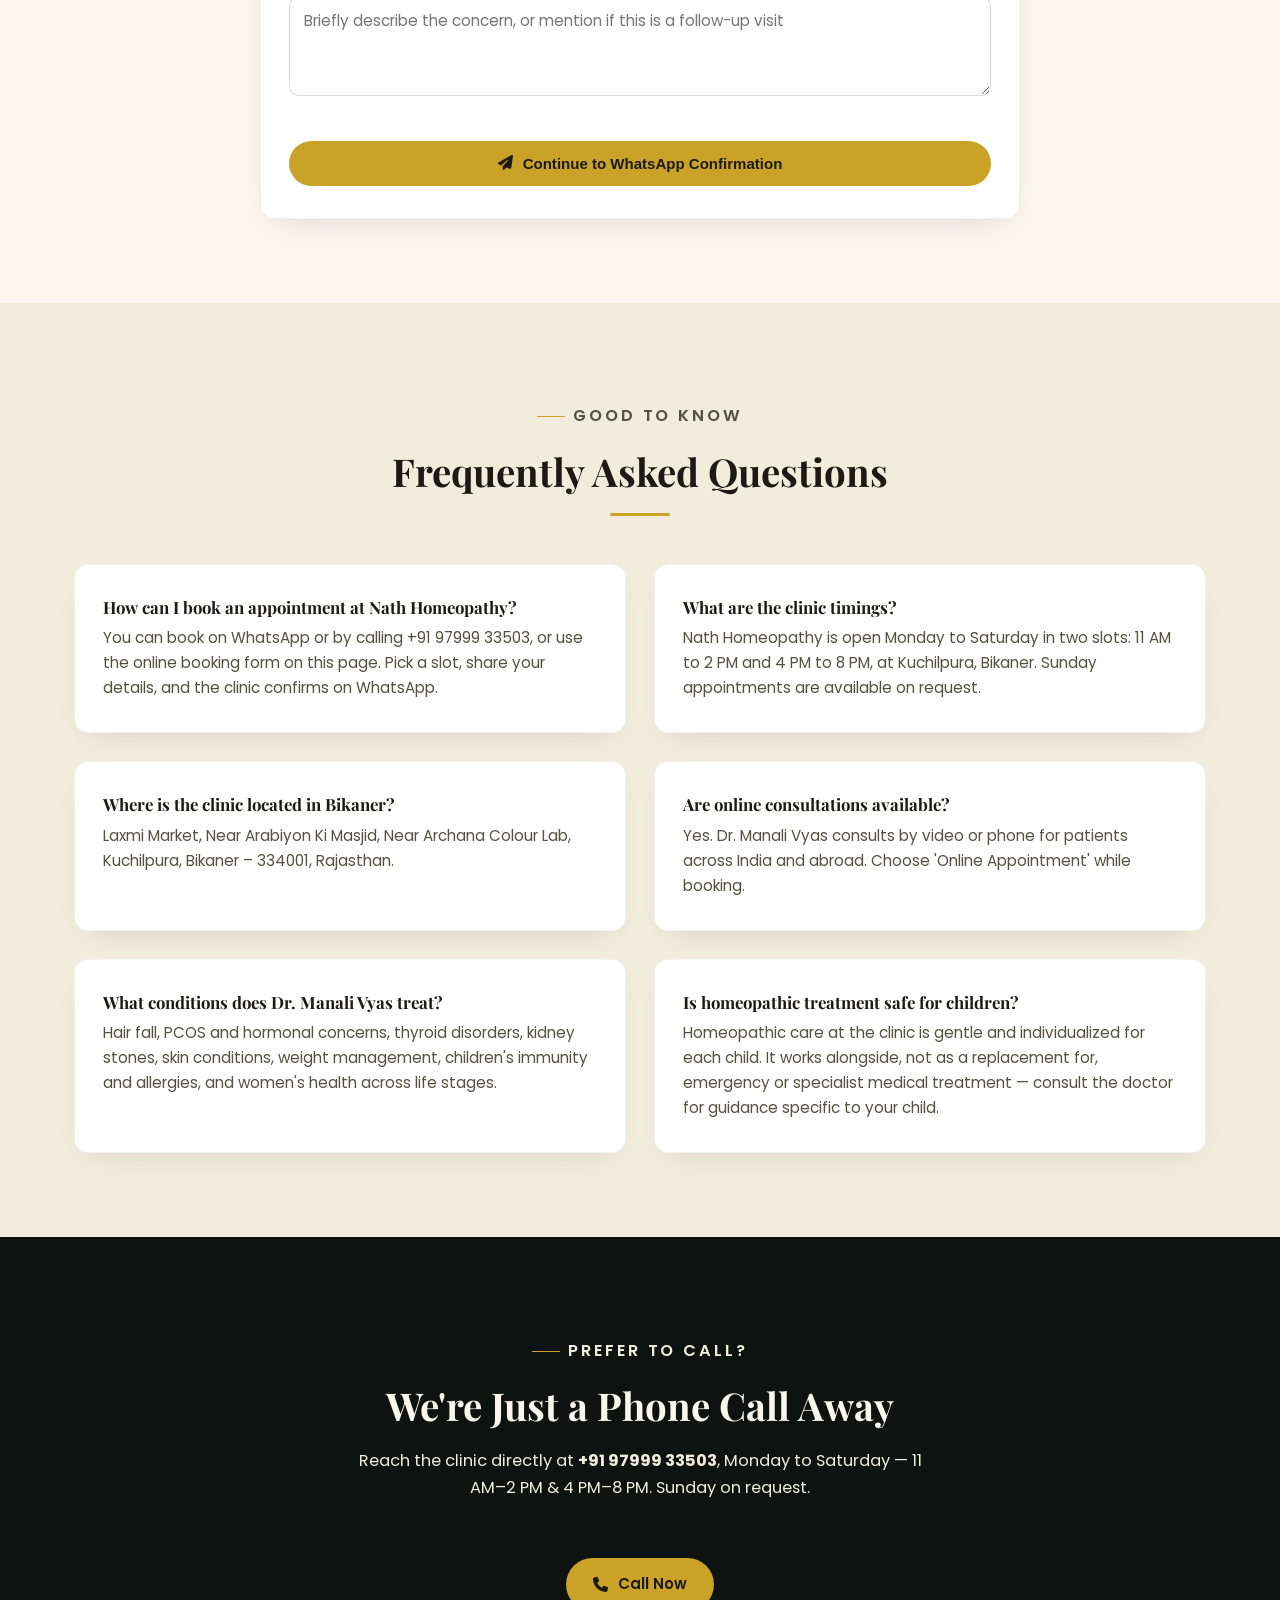
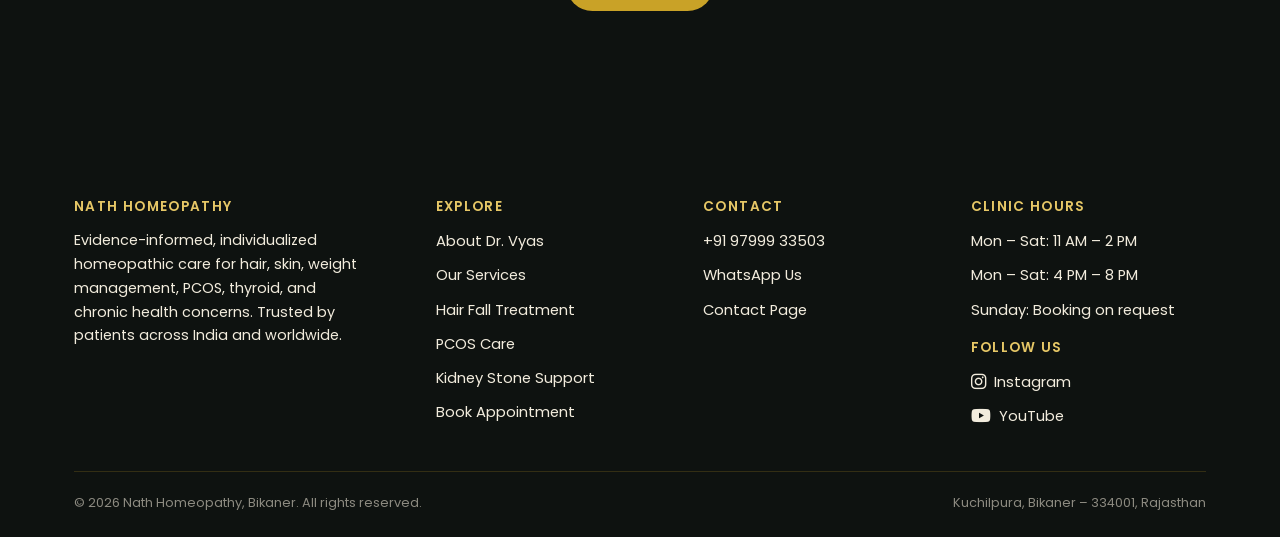
<file: booking.html>
<!DOCTYPE html>
<html lang="en">
<head>
<meta charset="UTF-8">
<meta name="viewport" content="width=device-width, initial-scale=1.0">
<title>Book Homeopathy Appointment in Bikaner | Nath Homeopathy</title>
<meta name="description" content="Book a consultation with Dr. Manali Vyas in Bikaner or reserve a seat at our free weekly webinars on child immunity and women's health.">
<meta name="robots" content="index, follow">
<meta name="theme-color" content="#0e1210">
<link rel="canonical" href="https://www.nathhomeopathy.com/booking.html">

<!-- Open Graph -->
<meta property="og:type" content="website">
<meta property="og:site_name" content="Nath Homeopathy">
<meta property="og:locale" content="en_IN">
<meta property="og:url" content="https://www.nathhomeopathy.com/booking.html">
<meta property="og:title" content="Book an Appointment or Free Webinar | Nath Homeopathy">
<meta property="og:description" content="Book a homeopathy consultation with Dr. Manali Vyas in Bikaner or reserve a free wellness webinar seat.">
<meta property="og:image" content="https://www.nathhomeopathy.com/og-image.png">
<meta property="og:image:width" content="1200">
<meta property="og:image:height" content="630">

<!-- Twitter -->
<meta name="twitter:card" content="summary_large_image">
<meta name="twitter:title" content="Book an Appointment or Free Webinar | Nath Homeopathy">
<meta name="twitter:description" content="Book a homeopathy consultation with Dr. Manali Vyas in Bikaner or reserve a free wellness webinar seat.">
<meta name="twitter:image" content="https://www.nathhomeopathy.com/og-image.png">

<!-- Favicons -->
<link rel="icon" type="image/x-icon" href="favicon.ico">
<link rel="icon" type="image/png" sizes="96x96" href="favicon-96.png">
<link rel="icon" type="image/png" sizes="48x48" href="favicon-48.png">
<link rel="icon" type="image/png" sizes="32x32" href="favicon-32.png">
<link rel="icon" type="image/png" sizes="16x16" href="favicon-16.png">
<link rel="apple-touch-icon" sizes="180x180" href="apple-touch-icon.png">

<link rel="preconnect" href="https://fonts.googleapis.com">
<link rel="preconnect" href="https://fonts.gstatic.com" crossorigin>
<link href="https://fonts.googleapis.com/css2?family=Playfair+Display:ital,wght@0,500;0,600;0,700;1,600&family=Poppins:wght@300;400;500;600;700&display=swap" rel="stylesheet">
<link rel="stylesheet" href="https://cdnjs.cloudflare.com/ajax/libs/font-awesome/6.5.1/css/all.min.css">
<link rel="stylesheet" href="style.css">

<script type="application/ld+json">
{
  "@context": "https://schema.org",
  "@type": "BreadcrumbList",
  "itemListElement": [
    { "@type": "ListItem", "position": 1, "name": "Home", "item": "https://www.nathhomeopathy.com/index.html" },
    { "@type": "ListItem", "position": 2, "name": "Book Appointment", "item": "https://www.nathhomeopathy.com/booking.html" }
  ]
}
</script>
<script type="application/ld+json">
{
  "@context": "https://schema.org",
  "@type": "FAQPage",
  "mainEntity": [
    {
      "@type": "Question",
      "name": "How can I book an appointment at Nath Homeopathy?",
      "acceptedAnswer": {
        "@type": "Answer",
        "text": "You can book on WhatsApp or by calling +91 97999 33503, or use the online booking form on this page. Pick a slot, share your details, and the clinic confirms on WhatsApp."
      }
    },
    {
      "@type": "Question",
      "name": "What are the clinic timings?",
      "acceptedAnswer": {
        "@type": "Answer",
        "text": "Nath Homeopathy is open Monday to Saturday in two slots: 11 AM to 2 PM and 4 PM to 8 PM, at Kuchilpura, Bikaner. Sunday appointments are available on request."
      }
    },
    {
      "@type": "Question",
      "name": "Where is the clinic located in Bikaner?",
      "acceptedAnswer": {
        "@type": "Answer",
        "text": "Laxmi Market, Near Arabiyon Ki Masjid, Near Archana Colour Lab, Kuchilpura, Bikaner – 334001, Rajasthan."
      }
    },
    {
      "@type": "Question",
      "name": "Are online consultations available?",
      "acceptedAnswer": {
        "@type": "Answer",
        "text": "Yes. Dr. Manali Vyas consults by video or phone for patients across India and abroad. Choose 'Online Appointment' while booking."
      }
    },
    {
      "@type": "Question",
      "name": "What conditions does Dr. Manali Vyas treat?",
      "acceptedAnswer": {
        "@type": "Answer",
        "text": "Hair fall, PCOS and hormonal concerns, thyroid disorders, kidney stones, skin conditions, weight management, children's immunity and allergies, and women's health across life stages."
      }
    },
    {
      "@type": "Question",
      "name": "Is homeopathic treatment safe for children?",
      "acceptedAnswer": {
        "@type": "Answer",
        "text": "Homeopathic care at the clinic is gentle and individualized for each child. It works alongside, not as a replacement for, emergency or specialist medical treatment — consult the doctor for guidance specific to your child."
      }
    }
  ]
}
</script>
</head>
<body>
<a href="#main" class="skip-link">Skip to main content</a>

<header class="site-header">
  <div class="container nav-wrap">
    <a href="index.html" class="brand">
      <img src="logo-96.webp" alt="Nath Homeopathy logo" class="brand-mark-img" width="40" height="40">
      <span>Nath Homeopathy<small>Global &middot; Est. Clinic</small></span>
    </a>
    <button class="nav-toggle" aria-label="Toggle navigation menu" aria-expanded="false">
      <i class="fa-solid fa-bars" aria-hidden="true"></i>
    </button>
    <ul class="nav-links">
      <li><a href="index.html">Home</a></li>
      <li><a href="about.html">About</a></li>
      <li><a href="services.html">Services</a></li>
      <li><a href="booking.html" aria-current="page">Book Appointment</a></li>
      <li><a href="contact.html">Contact</a></li>
      <li><a class="nav-cta" href="booking.html">Book Now</a></li>
    </ul>
  </div>
</header>

<main id="main">

  <section class="page-hero">
    <div class="container">
      <p class="eyebrow">Reserve Your Slot &middot; Global</p>
      <h1>Book Your One-on-One Session or Webinar Seat</h1>
      <p class="breadcrumb"><a href="index.html">Home</a> &rsaquo; Book Appointment</p>
    </div>
  </section>

  <section>
    <div class="container">
      <div class="section-head" style="max-width:720px;">
        <p class="eyebrow">How Booking Works</p>
        <h2>Pick a Slot, Share Your Details, Confirm on WhatsApp</h2>
        <p>Choose an in-clinic visit, an online video/phone session, or a free webinar seat, select a slot below, and we'll open a pre-filled WhatsApp message to <strong>+91 97999 33503</strong> for the clinic team to confirm.</p>
        <div class="divider-gold" aria-hidden="true"></div>
      </div>

      <form id="bookingForm" class="card" style="max-width:760px; margin:0 auto;" novalidate>

        <fieldset>
          <legend>1. What would you like to book?</legend>
          <div class="grid-3" style="gap:14px;">
            <label class="slot">
              <input type="radio" name="bookingType" value="Clinic Appointment" checked>
              <strong><i class="fa-solid fa-stethoscope" aria-hidden="true"></i> Clinic Appointment</strong>
              <span>In-person visit with Dr. Manali Vyas</span>
            </label>
            <label class="slot">
              <input type="radio" name="bookingType" value="Online Appointment">
              <strong><i class="fa-solid fa-laptop-medical" aria-hidden="true"></i> Online Appointment</strong>
              <span>Video or phone consultation, from anywhere</span>
            </label>
            <label class="slot">
              <input type="radio" name="bookingType" value="Wellness Webinar">
              <strong><i class="fa-solid fa-video" aria-hidden="true"></i> Free Wellness Webinar</strong>
              <span>Live online session &middot; limited seats</span>
            </label>
          </div>
        </fieldset>

        <fieldset>
          <legend>2. Choose an appointment slot</legend>
          <div class="slot-grid">
            <label class="slot"><input type="radio" name="slot"><strong>Mon &ndash; Sat</strong><span>11:00 AM &ndash; 2:00 PM</span></label>
            <label class="slot"><input type="radio" name="slot"><strong>Mon &ndash; Sat</strong><span>4:00 PM &ndash; 8:00 PM</span></label>
            <label class="slot"><input type="radio" name="slot"><strong>Sunday</strong><span>On request &mdash; share your preferred time in notes</span></label>
          </div>
        </fieldset>

        <fieldset>
          <legend>3. Upcoming Free Webinars</legend>
          <div class="slot-grid">
            <label class="slot"><input type="radio" name="slot"><strong>Child Immunity Basics</strong><span>Every Wednesday, 6:00 PM</span></label>
            <label class="slot"><input type="radio" name="slot"><strong>Women's Hormonal Health</strong><span>Every Saturday, 11:00 AM</span></label>
          </div>
          <p class="note mt-40">Webinar seats are limited to keep sessions interactive — booking confirms your seat request, final confirmation comes via WhatsApp.</p>
        </fieldset>

        <fieldset>
          <legend>4. Your details</legend>
          <div class="form-field">
            <label for="bName">Full Name</label>
            <input type="text" id="bName" name="bName" autocomplete="name" required>
          </div>
          <div class="form-field">
            <label for="bPhone">Phone Number</label>
            <input type="tel" id="bPhone" name="bPhone" autocomplete="tel" placeholder="e.g. 98xxxxxxxx" required>
          </div>
          <div class="form-field">
            <label for="bNotes">Anything you'd like us to know? (optional)</label>
            <textarea id="bNotes" name="bNotes" placeholder="Briefly describe the concern, or mention if this is a follow-up visit"></textarea>
          </div>
        </fieldset>

        <button type="submit" class="btn btn-gold btn-block"><i class="fa-solid fa-paper-plane" aria-hidden="true"></i> Continue to WhatsApp Confirmation</button>

        <div class="confirm-box" id="bookingConfirm">
          <p class="confirm-summary" style="font-weight:600; margin-bottom:14px;"></p>
          <a href="#" class="btn btn-whatsapp btn-block"><i class="fa-brands fa-whatsapp" aria-hidden="true"></i> Send Request on WhatsApp</a>
        </div>
      </form>
    </div>
  </section>

  <section class="section-alt">
    <div class="container">
      <div class="section-head">
        <p class="eyebrow">Good To Know</p>
        <h2>Frequently Asked Questions</h2>
        <div class="divider-gold" aria-hidden="true"></div>
      </div>
      <div class="grid-2">
        <div class="card">
          <h3 style="font-size:1.05rem;">How can I book an appointment at Nath Homeopathy?</h3>
          <p>You can book on WhatsApp or by calling +91 97999 33503, or use the online booking form on this page. Pick a slot, share your details, and the clinic confirms on WhatsApp.</p>
        </div>
        <div class="card">
          <h3 style="font-size:1.05rem;">What are the clinic timings?</h3>
          <p>Nath Homeopathy is open Monday to Saturday in two slots: 11 AM to 2 PM and 4 PM to 8 PM, at Kuchilpura, Bikaner. Sunday appointments are available on request.</p>
        </div>
        <div class="card">
          <h3 style="font-size:1.05rem;">Where is the clinic located in Bikaner?</h3>
          <p>Laxmi Market, Near Arabiyon Ki Masjid, Near Archana Colour Lab, Kuchilpura, Bikaner – 334001, Rajasthan.</p>
        </div>
        <div class="card">
          <h3 style="font-size:1.05rem;">Are online consultations available?</h3>
          <p>Yes. Dr. Manali Vyas consults by video or phone for patients across India and abroad. Choose 'Online Appointment' while booking.</p>
        </div>
        <div class="card">
          <h3 style="font-size:1.05rem;">What conditions does Dr. Manali Vyas treat?</h3>
          <p>Hair fall, PCOS and hormonal concerns, thyroid disorders, kidney stones, skin conditions, weight management, children's immunity and allergies, and women's health across life stages.</p>
        </div>
        <div class="card">
          <h3 style="font-size:1.05rem;">Is homeopathic treatment safe for children?</h3>
          <p>Homeopathic care at the clinic is gentle and individualized for each child. It works alongside, not as a replacement for, emergency or specialist medical treatment — consult the doctor for guidance specific to your child.</p>
        </div>
      </div>
    </div>
  </section>

  <section class="section-dark">
    <div class="container section-head">
      <p class="eyebrow">Prefer To Call?</p>
      <h2>We're Just a Phone Call Away</h2>
      <p>Reach the clinic directly at <strong>+91 97999 33503</strong>, Monday to Saturday &mdash; 11 AM&ndash;2 PM &amp; 4 PM&ndash;8 PM. Sunday on request.</p>
      <a href="tel:+919799933503" class="btn btn-gold mt-40"><i class="fa-solid fa-phone" aria-hidden="true"></i> Call Now</a>
    </div>
  </section>

</main>

<a href="#" class="float-whatsapp" data-wa-message="Hello Nath Homeopathy, I'd like to book a consultation." aria-label="Chat with Nath Homeopathy on WhatsApp">
  <i class="fa-brands fa-whatsapp" aria-hidden="true"></i>
</a>

<footer class="site-footer">
  <div class="container">
    <div class="footer-grid">
      <div>
        <h4>Nath Homeopathy</h4>
        <p style="font-size:0.9rem; color:var(--color-cream-alt); max-width:32ch;">Evidence-informed, individualized homeopathic care for hair, skin, weight management, PCOS, thyroid, and chronic health concerns. Trusted by patients across India and worldwide.</p>
      </div>
      <div>
        <h4>Explore</h4>
        <ul>
          <li><a href="about.html">About Dr. Vyas</a></li>
          <li><a href="services.html">Our Services</a></li>
          <li><a href="hair-fall-treatment-bikaner.html">Hair Fall Treatment</a></li>
          <li><a href="pcos-treatment-bikaner.html">PCOS Care</a></li>
          <li><a href="kidney-stone-treatment-bikaner.html">Kidney Stone Support</a></li>
          <li><a href="booking.html">Book Appointment</a></li>
        </ul>
      </div>
      <div>
        <h4>Contact</h4>
        <ul>
          <li><a href="tel:+919799933503">+91 97999 33503</a></li>
          <li><a href="#" data-wa-message="Hello Nath Homeopathy, I'd like more information.">WhatsApp Us</a></li>
          <li><a href="contact.html">Contact Page</a></li>
        </ul>
      </div>
      <div>
        <h4>Clinic Hours</h4>
        <ul>
          <li>Mon &ndash; Sat: 11 AM &ndash; 2 PM</li>
          <li>Mon &ndash; Sat: 4 PM &ndash; 8 PM</li>
          <li>Sunday: Booking on request</li>
        </ul>
        <h4 style="margin-top:18px;">Follow Us</h4>
        <ul style="display:flex; flex-direction:column; gap:8px; padding:0; list-style:none;">
          <li style="margin:0;"><a href="https://www.instagram.com/nath_homeopathy?igsh=MTBobWNwbno0eWppMQ==" target="_blank" rel="noopener" style="display:inline-flex; align-items:center; gap:8px;"><i class="fa-brands fa-instagram" aria-hidden="true" style="font-size:1.1rem;"></i> Instagram</a></li>
          <li style="margin:0;"><a href="https://youtube.com/@nathhomeopathy?si=1PNjmXUseuhuSY7g" target="_blank" rel="noopener" style="display:inline-flex; align-items:center; gap:8px;"><i class="fa-brands fa-youtube" aria-hidden="true" style="font-size:1.1rem;"></i> YouTube</a></li>
        </ul>
      </div>
    </div>
    <div class="footer-bottom">
      <span>&copy; 2026 Nath Homeopathy, Bikaner. All rights reserved.</span>
      <span>Kuchilpura, Bikaner &ndash; 334001, Rajasthan</span>
    </div>
  </div>
</footer>

<script src="script.js"></script>
</body>
</html>
</file>
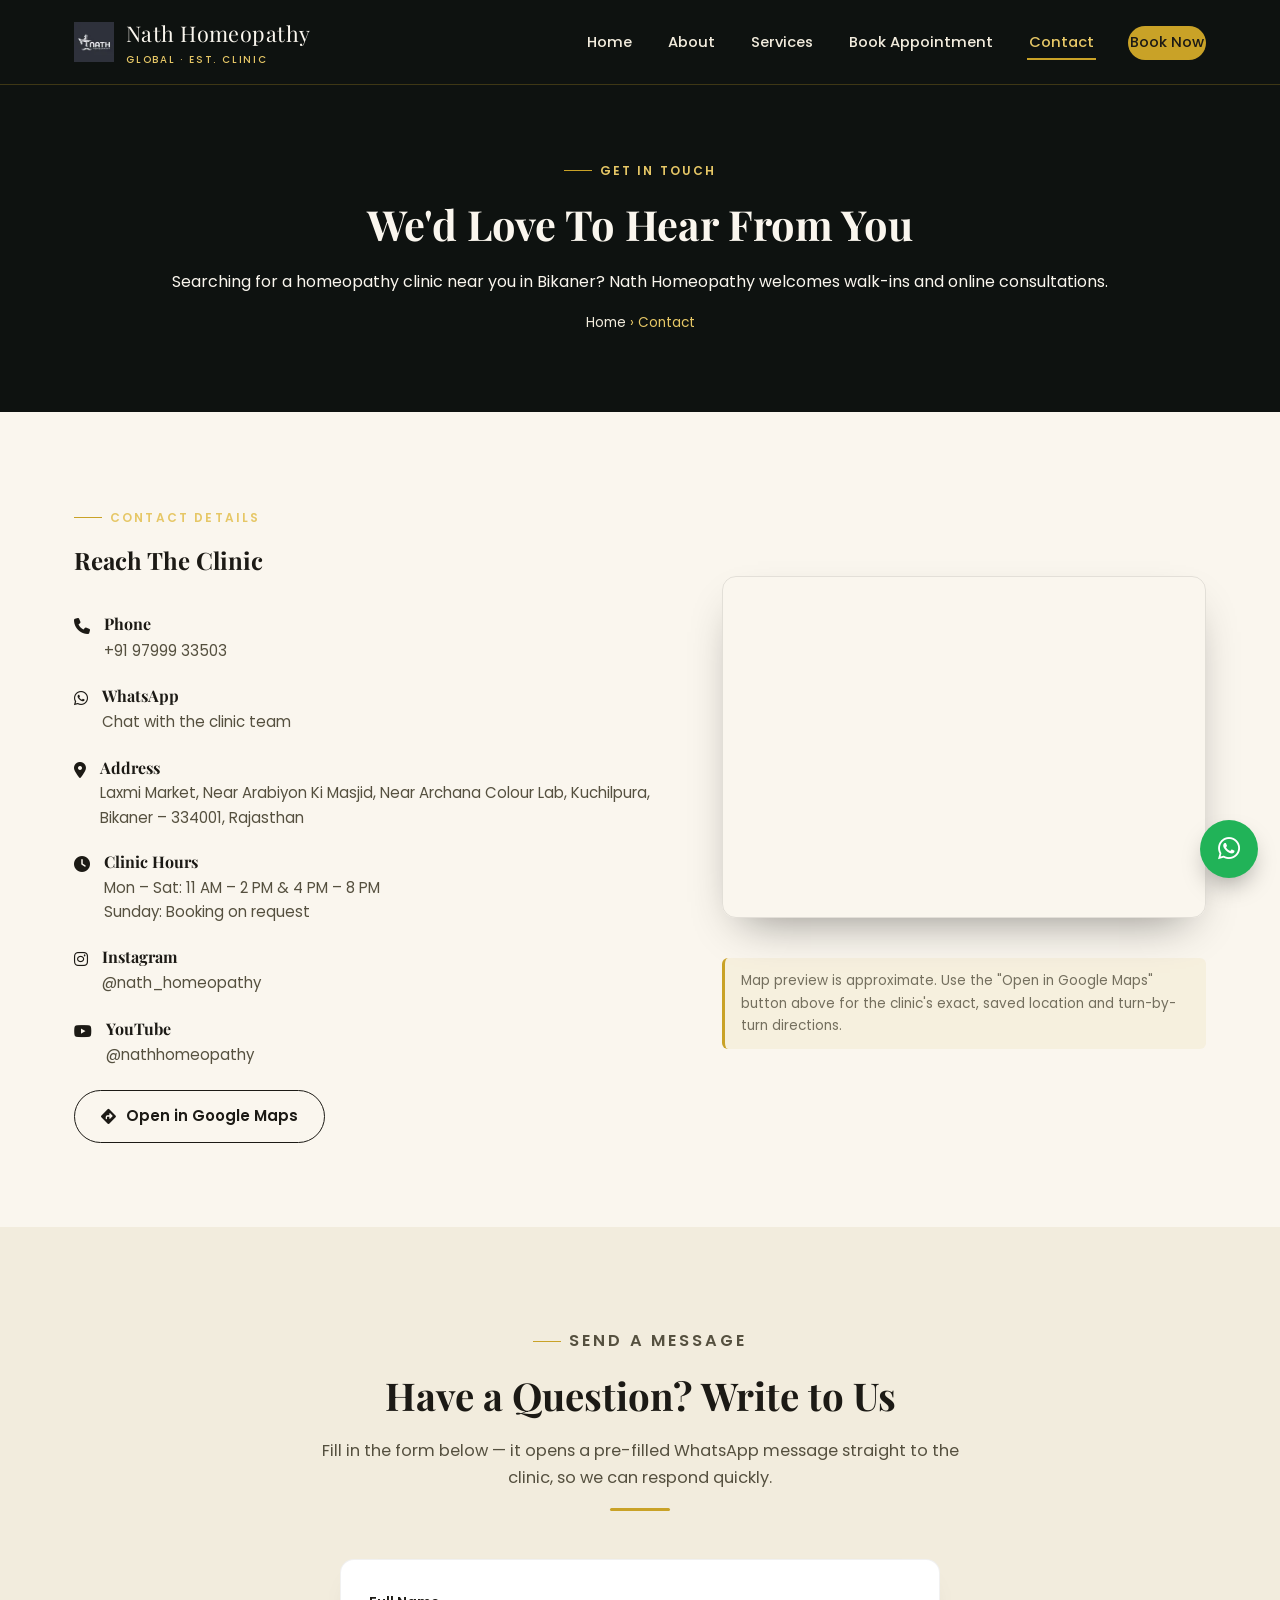
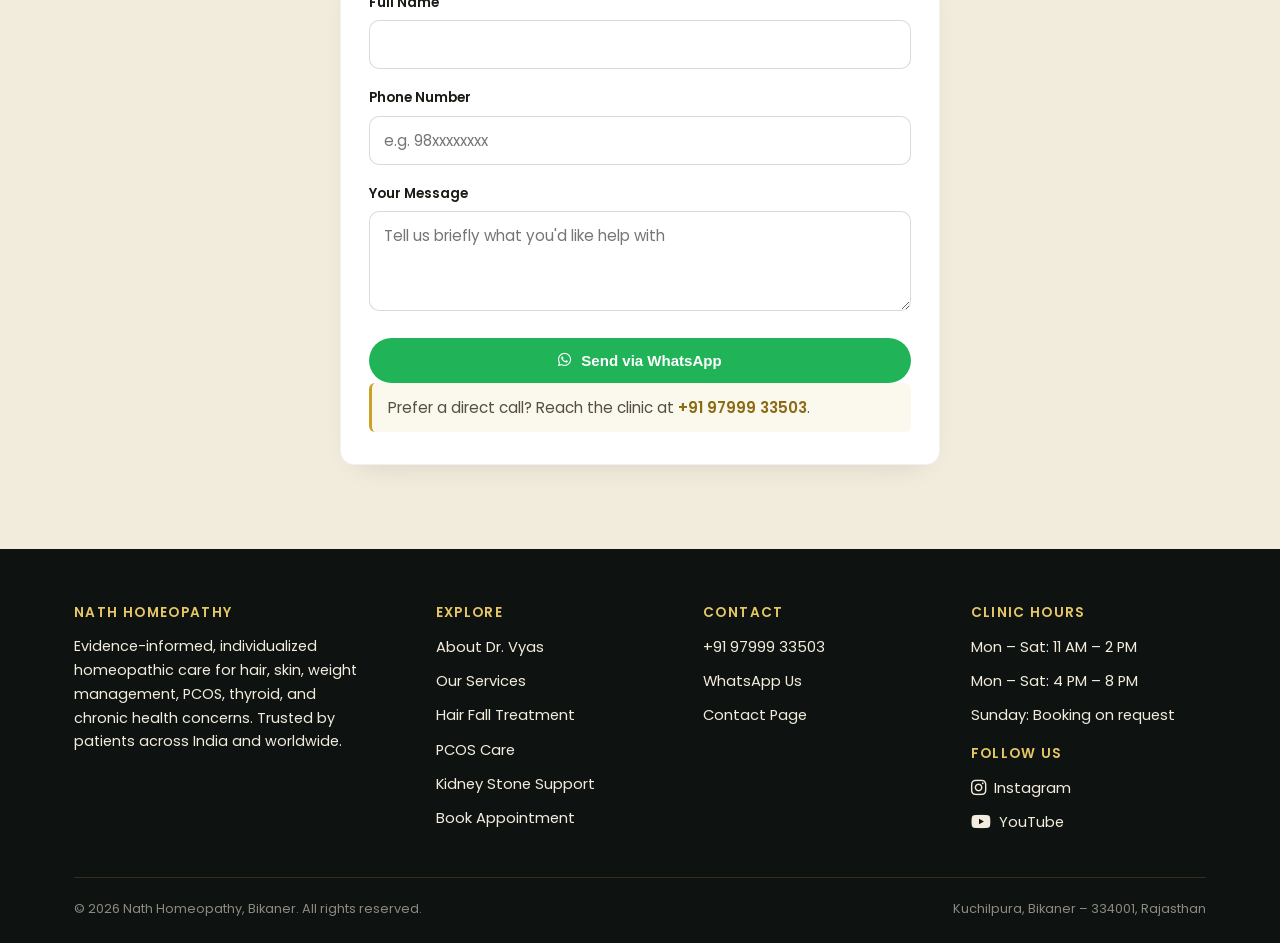
<file: contact.html>
<!DOCTYPE html>
<html lang="en">
<head>
<meta charset="UTF-8">
<meta name="viewport" content="width=device-width, initial-scale=1.0">
<title>Contact Nath Homeopathy | Clinic in Kuchilpura, Bikaner</title>
<meta name="description" content="Contact Nath Homeopathy in Kuchilpura, Bikaner. Call +91 97999 33503, WhatsApp us, or get directions to the clinic led by Dr. Manali Vyas.">
<meta name="robots" content="index, follow">
<meta name="theme-color" content="#0e1210">
<link rel="canonical" href="https://www.nathhomeopathy.com/contact.html">

<!-- Open Graph -->
<meta property="og:type" content="website">
<meta property="og:site_name" content="Nath Homeopathy">
<meta property="og:locale" content="en_IN">
<meta property="og:url" content="https://www.nathhomeopathy.com/contact.html">
<meta property="og:title" content="Contact Nath Homeopathy | Kuchilpura, Bikaner">
<meta property="og:description" content="Call, WhatsApp, or find directions to Nath Homeopathy in Kuchilpura, Bikaner.">
<meta property="og:image" content="https://www.nathhomeopathy.com/og-image.png">
<meta property="og:image:width" content="1200">
<meta property="og:image:height" content="630">

<!-- Twitter -->
<meta name="twitter:card" content="summary_large_image">
<meta name="twitter:title" content="Contact Nath Homeopathy | Kuchilpura, Bikaner">
<meta name="twitter:description" content="Call, WhatsApp, or find directions to Nath Homeopathy in Kuchilpura, Bikaner.">
<meta name="twitter:image" content="https://www.nathhomeopathy.com/og-image.png">

<!-- Favicons -->
<link rel="icon" type="image/x-icon" href="favicon.ico">
<link rel="icon" type="image/png" sizes="96x96" href="favicon-96.png">
<link rel="icon" type="image/png" sizes="48x48" href="favicon-48.png">
<link rel="icon" type="image/png" sizes="32x32" href="favicon-32.png">
<link rel="icon" type="image/png" sizes="16x16" href="favicon-16.png">
<link rel="apple-touch-icon" sizes="180x180" href="apple-touch-icon.png">

<link rel="preconnect" href="https://fonts.googleapis.com">
<link rel="preconnect" href="https://fonts.gstatic.com" crossorigin>
<link href="https://fonts.googleapis.com/css2?family=Playfair+Display:ital,wght@0,500;0,600;0,700;1,600&family=Poppins:wght@300;400;500;600;700&display=swap" rel="stylesheet">
<link rel="stylesheet" href="https://cdnjs.cloudflare.com/ajax/libs/font-awesome/6.5.1/css/all.min.css">
<link rel="stylesheet" href="style.css">

<script type="application/ld+json">
{
  "@context": "https://schema.org",
  "@type": "BreadcrumbList",
  "itemListElement": [
    { "@type": "ListItem", "position": 1, "name": "Home", "item": "https://www.nathhomeopathy.com/index.html" },
    { "@type": "ListItem", "position": 2, "name": "Contact", "item": "https://www.nathhomeopathy.com/contact.html" }
  ]
}
</script>
</head>
<body>
<a href="#main" class="skip-link">Skip to main content</a>

<header class="site-header">
  <div class="container nav-wrap">
    <a href="index.html" class="brand">
      <img src="logo-96.webp" alt="Nath Homeopathy logo" class="brand-mark-img" width="40" height="40">
      <span>Nath Homeopathy<small>Global &middot; Est. Clinic</small></span>
    </a>
    <button class="nav-toggle" aria-label="Toggle navigation menu" aria-expanded="false">
      <i class="fa-solid fa-bars" aria-hidden="true"></i>
    </button>
    <ul class="nav-links">
      <li><a href="index.html">Home</a></li>
      <li><a href="about.html">About</a></li>
      <li><a href="services.html">Services</a></li>
      <li><a href="booking.html">Book Appointment</a></li>
      <li><a href="contact.html" aria-current="page">Contact</a></li>
      <li><a class="nav-cta" href="booking.html">Book Now</a></li>
    </ul>
  </div>
</header>

<main id="main">

  <section class="page-hero">
    <div class="container">
      <p class="eyebrow">Get In Touch</p>
      <h1>We'd Love To Hear From You</h1>
      <p>Searching for a homeopathy clinic near you in Bikaner? Nath Homeopathy welcomes walk-ins and online consultations.</p>
      <p class="breadcrumb"><a href="index.html">Home</a> &rsaquo; Contact</p>
    </div>
  </section>

  <section>
    <div class="container hero-grid">
      <div>
        <p class="eyebrow">Contact Details</p>
        <h2>Reach The Clinic</h2>
        <ul class="info-list mt-40">
          <li>
            <div class="icon-badge" aria-hidden="true"><i class="fa-solid fa-phone"></i></div>
            <div>
              <h4>Phone</h4>
              <a href="tel:+919799933503">+91 97999 33503</a>
            </div>
          </li>
          <li>
            <div class="icon-badge" aria-hidden="true"><i class="fa-brands fa-whatsapp"></i></div>
            <div>
              <h4>WhatsApp</h4>
              <a href="#" data-wa-message="Hello Nath Homeopathy, I'd like to get in touch.">Chat with the clinic team</a>
            </div>
          </li>
          <li>
            <div class="icon-badge" aria-hidden="true"><i class="fa-solid fa-location-dot"></i></div>
            <div>
              <h4>Address</h4>
              <p>Laxmi Market, Near Arabiyon Ki Masjid, Near Archana Colour Lab, Kuchilpura, Bikaner &ndash; 334001, Rajasthan</p>
            </div>
          </li>
          <li>
            <div class="icon-badge" aria-hidden="true"><i class="fa-solid fa-clock"></i></div>
            <div>
              <h4>Clinic Hours</h4>
              <p>Mon &ndash; Sat: 11 AM &ndash; 2 PM &amp; 4 PM &ndash; 8 PM<br>Sunday: Booking on request</p>
            </div>
          </li>
          <li>
            <div class="icon-badge" aria-hidden="true"><i class="fa-brands fa-instagram"></i></div>
            <div>
              <h4>Instagram</h4>
              <a href="https://www.instagram.com/nath_homeopathy?igsh=MTBobWNwbno0eWppMQ==" target="_blank" rel="noopener">@nath_homeopathy</a>
            </div>
          </li>
          <li>
            <div class="icon-badge" aria-hidden="true"><i class="fa-brands fa-youtube"></i></div>
            <div>
              <h4>YouTube</h4>
              <a href="https://youtube.com/@nathhomeopathy?si=1PNjmXUseuhuSY7g" target="_blank" rel="noopener">@nathhomeopathy</a>
            </div>
          </li>
        </ul>
        <a href="https://maps.app.goo.gl/LCDe3njFEArwp9gP8" target="_blank" rel="noopener" class="btn btn-dark-outline"><i class="fa-solid fa-diamond-turn-right" aria-hidden="true"></i> Open in Google Maps</a>
      </div>

      <div>
        <div class="map-embed">
          <iframe
            src="https://www.google.com/maps?q=Nath+Homeopathy+Kuchilpura+Bikaner&output=embed"
            title="Map showing Nath Homeopathy clinic location in Kuchilpura, Bikaner"
            loading="lazy"
            referrerpolicy="no-referrer-when-downgrade"></iframe>
        </div>
        <p class="note mt-40">Map preview is approximate. Use the "Open in Google Maps" button above for the clinic's exact, saved location and turn-by-turn directions.</p>
      </div>
    </div>
  </section>

  <section class="section-alt">
    <div class="container">
      <div class="section-head" style="max-width:640px;">
        <p class="eyebrow">Send A Message</p>
        <h2>Have a Question? Write to Us</h2>
        <p>Fill in the form below — it opens a pre-filled WhatsApp message straight to the clinic, so we can respond quickly.</p>
        <div class="divider-gold" aria-hidden="true"></div>
      </div>

      <form id="contactForm" class="card" style="max-width:600px; margin:0 auto;" novalidate>
        <div class="form-field">
          <label for="cName">Full Name</label>
          <input type="text" id="cName" name="cName" autocomplete="name" required>
        </div>
        <div class="form-field">
          <label for="cPhone">Phone Number</label>
          <input type="tel" id="cPhone" name="cPhone" autocomplete="tel" placeholder="e.g. 98xxxxxxxx" required>
        </div>
        <div class="form-field">
          <label for="cMessage">Your Message</label>
          <textarea id="cMessage" name="cMessage" required placeholder="Tell us briefly what you'd like help with"></textarea>
        </div>
        <button type="submit" class="btn btn-whatsapp btn-block"><i class="fa-brands fa-whatsapp" aria-hidden="true"></i> Send via WhatsApp</button>
        <p class="note mt-40">Prefer a direct call? Reach the clinic at <a href="tel:+919799933503" style="color:#8a6c14; font-weight:600;">+91 97999 33503</a>.</p>
      </form>
    </div>
  </section>

</main>

<a href="#" class="float-whatsapp" data-wa-message="Hello Nath Homeopathy, I'd like to get in touch." aria-label="Chat with Nath Homeopathy on WhatsApp">
  <i class="fa-brands fa-whatsapp" aria-hidden="true"></i>
</a>

<footer class="site-footer">
  <div class="container">
    <div class="footer-grid">
      <div>
        <h4>Nath Homeopathy</h4>
        <p style="font-size:0.9rem; color:var(--color-cream-alt); max-width:32ch;">Evidence-informed, individualized homeopathic care for hair, skin, weight management, PCOS, thyroid, and chronic health concerns. Trusted by patients across India and worldwide.</p>
      </div>
      <div>
        <h4>Explore</h4>
        <ul>
          <li><a href="about.html">About Dr. Vyas</a></li>
          <li><a href="services.html">Our Services</a></li>
          <li><a href="hair-fall-treatment-bikaner.html">Hair Fall Treatment</a></li>
          <li><a href="pcos-treatment-bikaner.html">PCOS Care</a></li>
          <li><a href="kidney-stone-treatment-bikaner.html">Kidney Stone Support</a></li>
          <li><a href="booking.html">Book Appointment</a></li>
        </ul>
      </div>
      <div>
        <h4>Contact</h4>
        <ul>
          <li><a href="tel:+919799933503">+91 97999 33503</a></li>
          <li><a href="#" data-wa-message="Hello Nath Homeopathy, I'd like more information.">WhatsApp Us</a></li>
          <li><a href="contact.html">Contact Page</a></li>
        </ul>
      </div>
      <div>
        <h4>Clinic Hours</h4>
        <ul>
          <li>Mon &ndash; Sat: 11 AM &ndash; 2 PM</li>
          <li>Mon &ndash; Sat: 4 PM &ndash; 8 PM</li>
          <li>Sunday: Booking on request</li>
        </ul>
        <h4 style="margin-top:18px;">Follow Us</h4>
        <ul style="display:flex; flex-direction:column; gap:8px; padding:0; list-style:none;">
          <li style="margin:0;"><a href="https://www.instagram.com/nath_homeopathy?igsh=MTBobWNwbno0eWppMQ==" target="_blank" rel="noopener" style="display:inline-flex; align-items:center; gap:8px;"><i class="fa-brands fa-instagram" aria-hidden="true" style="font-size:1.1rem;"></i> Instagram</a></li>
          <li style="margin:0;"><a href="https://youtube.com/@nathhomeopathy?si=1PNjmXUseuhuSY7g" target="_blank" rel="noopener" style="display:inline-flex; align-items:center; gap:8px;"><i class="fa-brands fa-youtube" aria-hidden="true" style="font-size:1.1rem;"></i> YouTube</a></li>
        </ul>
      </div>
    </div>
    <div class="footer-bottom">
      <span>&copy; 2026 Nath Homeopathy, Bikaner. All rights reserved.</span>
      <span>Kuchilpura, Bikaner &ndash; 334001, Rajasthan</span>
    </div>
  </div>
</footer>

<script src="script.js"></script>
</body>
</html>
</file>
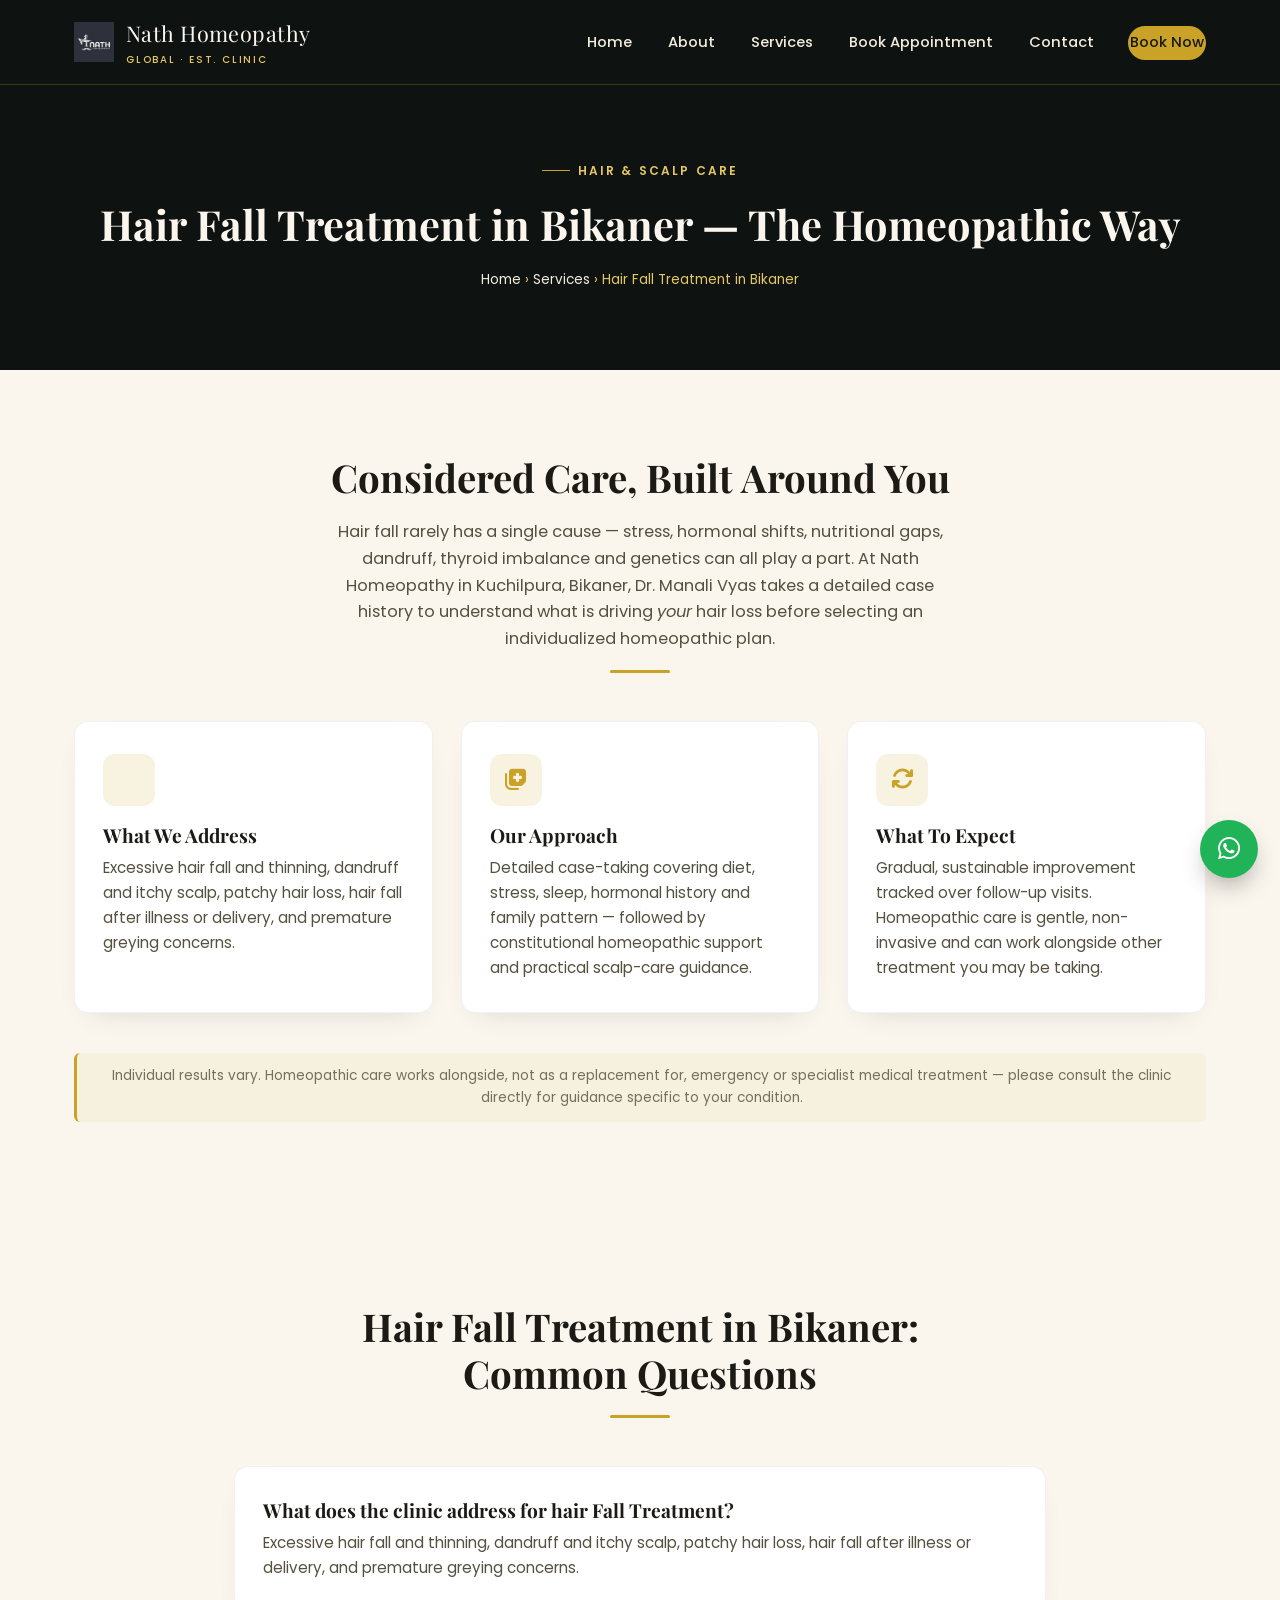
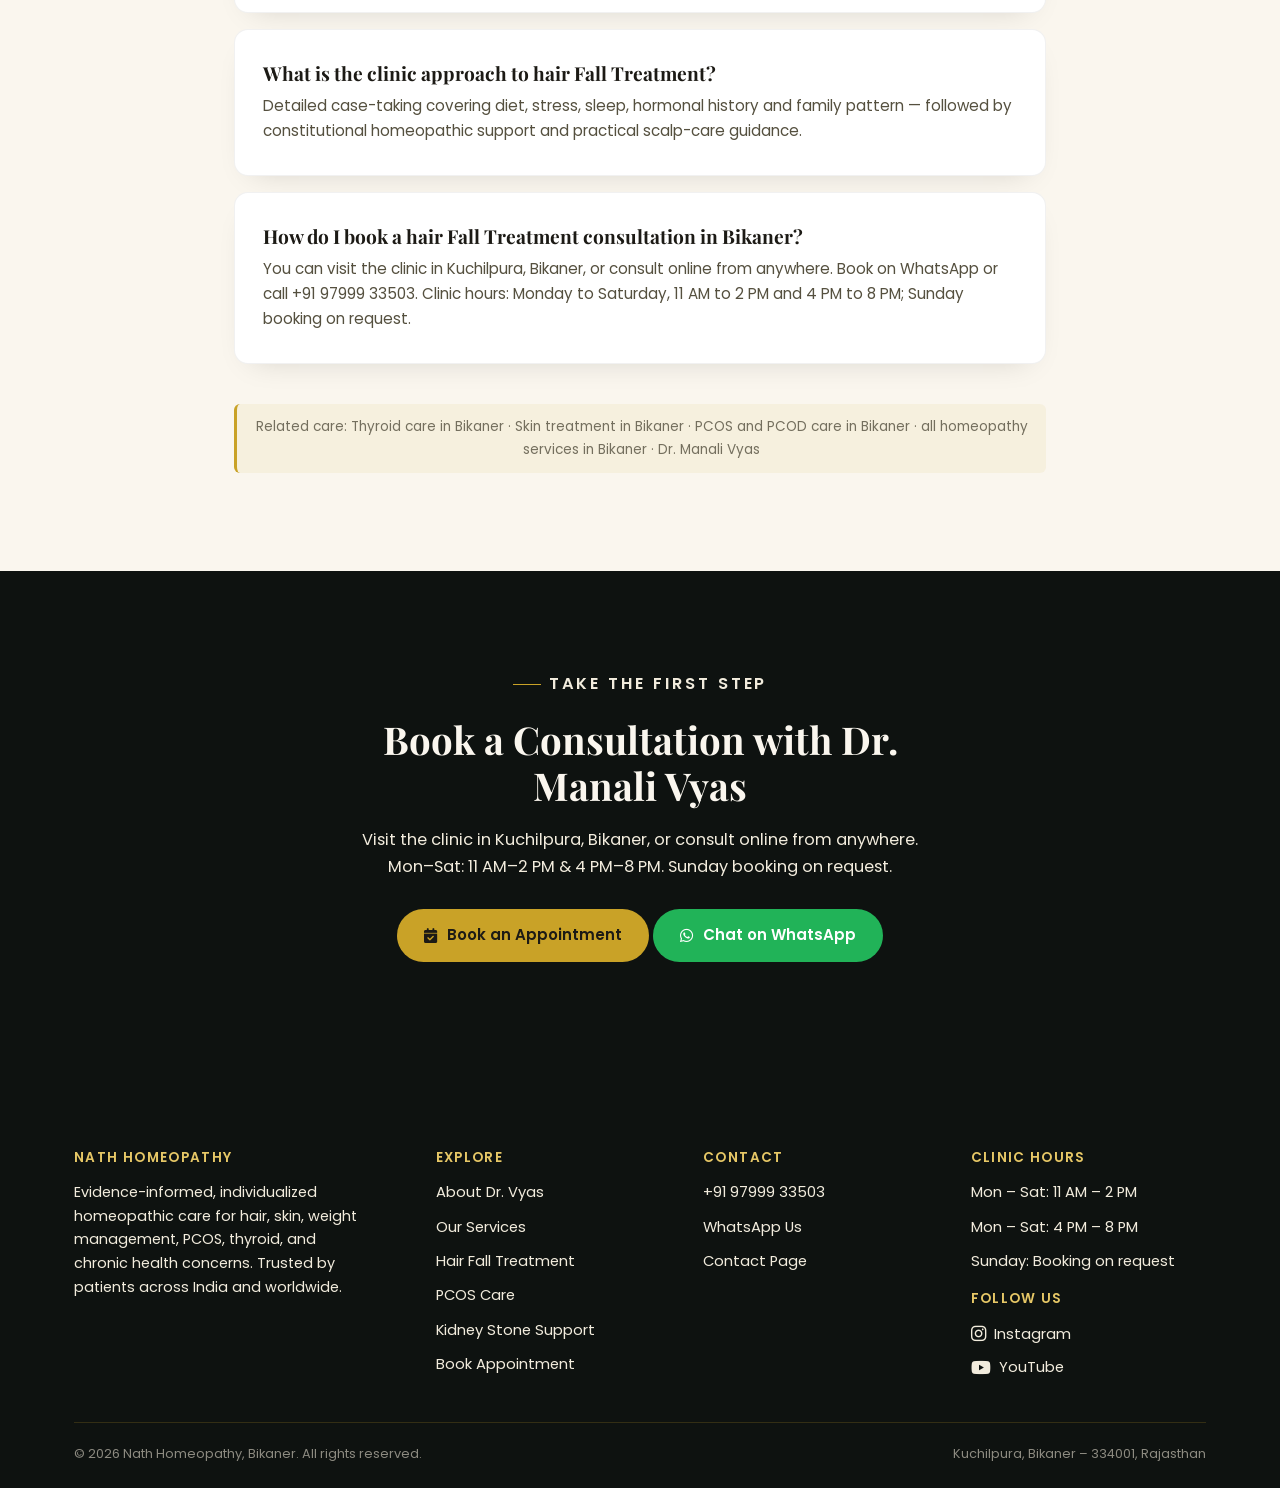
<file: hair-fall-treatment-bikaner.html>
<!DOCTYPE html>
<html lang="en">
<head>
<meta charset="UTF-8">
<meta name="viewport" content="width=device-width, initial-scale=1.0">
<title>Hair Fall Treatment in Bikaner | Nath Homeopathy</title>
<meta name="description" content="Homeopathic hair fall treatment in Bikaner by Dr. Manali Vyas. Care for hair loss, dandruff and scalp health. Call 97999 33503.">
<meta name="robots" content="index, follow">
<meta name="theme-color" content="#0e1210">
<link rel="canonical" href="https://www.nathhomeopathy.com/hair-fall-treatment-bikaner.html">

<meta property="og:type" content="website">
<meta property="og:site_name" content="Nath Homeopathy">
<meta property="og:locale" content="en_IN">
<meta property="og:url" content="https://www.nathhomeopathy.com/hair-fall-treatment-bikaner.html">
<meta property="og:title" content="Hair Fall Treatment in Bikaner">
<meta property="og:description" content="Homeopathic hair fall treatment in Bikaner by Dr. Manali Vyas. Individualized care for hair loss, dandruff, thinning and scalp health. Clinic & online consultations. Call 97999 33503.">
<meta property="og:image" content="https://www.nathhomeopathy.com/og-image.png">
<meta property="og:image:width" content="1200">
<meta property="og:image:height" content="630">

<meta name="twitter:card" content="summary_large_image">
<meta name="twitter:title" content="Hair Fall Treatment in Bikaner">
<meta name="twitter:description" content="Homeopathic hair fall treatment in Bikaner by Dr. Manali Vyas. Individualized care for hair loss, dandruff, thinning and scalp health. Clinic & online consultations. Call 97999 33503.">
<meta name="twitter:image" content="https://www.nathhomeopathy.com/og-image.png">

<link rel="icon" type="image/x-icon" href="favicon.ico">
<link rel="icon" type="image/png" sizes="96x96" href="favicon-96.png">
<link rel="icon" type="image/png" sizes="48x48" href="favicon-48.png">
<link rel="icon" type="image/png" sizes="32x32" href="favicon-32.png">
<link rel="icon" type="image/png" sizes="16x16" href="favicon-16.png">
<link rel="apple-touch-icon" sizes="180x180" href="apple-touch-icon.png">

<link rel="preconnect" href="https://fonts.googleapis.com">
<link rel="preconnect" href="https://fonts.gstatic.com" crossorigin>
<link href="https://fonts.googleapis.com/css2?family=Playfair+Display:ital,wght@0,500;0,600;0,700;1,600&family=Poppins:wght@300;400;500;600;700&display=swap" rel="stylesheet">
<link rel="stylesheet" href="https://cdnjs.cloudflare.com/ajax/libs/font-awesome/6.5.1/css/all.min.css" media="print" onload="this.media='all'"><noscript><link rel="stylesheet" href="https://cdnjs.cloudflare.com/ajax/libs/font-awesome/6.5.1/css/all.min.css"></noscript>
<link rel="stylesheet" href="style.css">

<script type="application/ld+json">
{
  "@context": "https://schema.org",
  "@type": "BreadcrumbList",
  "itemListElement": [
    { "@type": "ListItem", "position": 1, "name": "Home", "item": "https://www.nathhomeopathy.com/" },
    { "@type": "ListItem", "position": 2, "name": "Services", "item": "https://www.nathhomeopathy.com/services.html" },
    { "@type": "ListItem", "position": 3, "name": "Hair Fall Treatment in Bikaner", "item": "https://www.nathhomeopathy.com/hair-fall-treatment-bikaner.html" }
  ]
}
</script>
<script type="application/ld+json">
{"@context":"https://schema.org","@type":"FAQPage","mainEntity":[{"@type":"Question","name":"What does the clinic address for hair Fall Treatment?","acceptedAnswer":{"@type":"Answer","text":"Excessive hair fall and thinning, dandruff and itchy scalp, patchy hair loss, hair fall after illness or delivery, and premature greying concerns."}},{"@type":"Question","name":"What is the clinic approach to hair Fall Treatment?","acceptedAnswer":{"@type":"Answer","text":"Detailed case-taking covering diet, stress, sleep, hormonal history and family pattern — followed by constitutional homeopathic support and practical scalp-care guidance."}},{"@type":"Question","name":"How do I book a hair Fall Treatment consultation in Bikaner?","acceptedAnswer":{"@type":"Answer","text":"You can visit the clinic in Kuchilpura, Bikaner, or consult online from anywhere. Book on WhatsApp or call +91 97999 33503. Clinic hours: Monday to Saturday, 11 AM to 2 PM and 4 PM to 8 PM; Sunday booking on request."}}]}
</script>
</head>
<body>
<a href="#main" class="skip-link">Skip to main content</a>

<header class="site-header">
  <div class="container nav-wrap">
    <a href="index.html" class="brand">
      <img src="logo-96.webp" alt="Nath Homeopathy logo" class="brand-mark-img" width="40" height="40">
      <span>Nath Homeopathy<small>Global &middot; Est. Clinic</small></span>
    </a>
    <button class="nav-toggle" aria-label="Toggle navigation menu" aria-expanded="false">
      <i class="fa-solid fa-bars" aria-hidden="true"></i>
    </button>
    <ul class="nav-links">
      <li><a href="index.html">Home</a></li>
      <li><a href="about.html">About</a></li>
      <li><a href="services.html">Services</a></li>
      <li><a href="booking.html">Book Appointment</a></li>
      <li><a href="contact.html">Contact</a></li>
      <li><a class="nav-cta" href="booking.html">Book Now</a></li>
    </ul>
  </div>
</header>

<main id="main">

  <section class="page-hero">
    <div class="container">
      <p class="eyebrow">Hair & Scalp Care</p>
      <h1>Hair Fall Treatment in Bikaner — The Homeopathic Way</h1>
      <p class="breadcrumb"><a href="index.html">Home</a> &rsaquo; <a href="services.html">Services</a> &rsaquo; Hair Fall Treatment in Bikaner</p>
    </div>
  </section>

  <section>
    <div class="container">
      <div class="section-head">
        <h2>Considered Care, Built Around You</h2>
        <p>Hair fall rarely has a single cause — stress, hormonal shifts, nutritional gaps, dandruff, thyroid imbalance and genetics can all play a part. At Nath Homeopathy in Kuchilpura, Bikaner, Dr. Manali Vyas takes a detailed case history to understand what is driving <em>your</em> hair loss before selecting an individualized homeopathic plan.</p>
        <div class="divider-gold" aria-hidden="true"></div>
      </div>
      <div class="grid-3">
        <div class="card">
          <div class="icon-badge" aria-hidden="true"><i class="fa-solid fa-comb"></i></div>
          <h3>What We Address</h3>
          <p>Excessive hair fall and thinning, dandruff and itchy scalp, patchy hair loss, hair fall after illness or delivery, and premature greying concerns.</p>
        </div>
        <div class="card">
          <div class="icon-badge" aria-hidden="true"><i class="fa-solid fa-notes-medical"></i></div>
          <h3>Our Approach</h3>
          <p>Detailed case-taking covering diet, stress, sleep, hormonal history and family pattern — followed by constitutional homeopathic support and practical scalp-care guidance.</p>
        </div>
        <div class="card">
          <div class="icon-badge" aria-hidden="true"><i class="fa-solid fa-arrows-rotate"></i></div>
          <h3>What To Expect</h3>
          <p>Gradual, sustainable improvement tracked over follow-up visits. Homeopathic care is gentle, non-invasive and can work alongside other treatment you may be taking.</p>
        </div>
      </div>
      <p class="text-center note mt-40">Individual results vary. Homeopathic care works alongside, not as a replacement for, emergency or specialist medical treatment — please consult the clinic directly for guidance specific to your condition.</p>
    </div>
  </section>

  <section id="faq">
    <div class="container" style="max-width:860px">
      <div class="section-head">
        <h2>Hair Fall Treatment in Bikaner: Common Questions</h2>
        <div class="divider-gold" aria-hidden="true"></div>
      </div>
      <div class="card" style="margin-bottom:16px"><h3>What does the clinic address for hair Fall Treatment?</h3><p>Excessive hair fall and thinning, dandruff and itchy scalp, patchy hair loss, hair fall after illness or delivery, and premature greying concerns.</p></div>
      <div class="card" style="margin-bottom:16px"><h3>What is the clinic approach to hair Fall Treatment?</h3><p>Detailed case-taking covering diet, stress, sleep, hormonal history and family pattern — followed by constitutional homeopathic support and practical scalp-care guidance.</p></div>
      <div class="card" style="margin-bottom:16px"><h3>How do I book a hair Fall Treatment consultation in Bikaner?</h3><p>You can visit the clinic in Kuchilpura, Bikaner, or consult online from anywhere. Book on WhatsApp or call +91 97999 33503. Clinic hours: Monday to Saturday, 11 AM to 2 PM and 4 PM to 8 PM; Sunday booking on request.</p></div>
      <p class="text-center note mt-40">Related care: <a href="thyroid-treatment-bikaner.html">Thyroid care in Bikaner</a> &middot; <a href="skin-treatment-bikaner.html">Skin treatment in Bikaner</a> &middot; <a href="pcos-treatment-bikaner.html">PCOS and PCOD care in Bikaner</a> &middot; <a href="services.html">all homeopathy services in Bikaner</a> &middot; <a href="about.html">Dr. Manali Vyas</a></p>
    </div>
  </section>

  <section class="section-dark">
    <div class="container section-head">
      <p class="eyebrow">Take The First Step</p>
      <h2>Book a Consultation with Dr. Manali Vyas</h2>
      <p>Visit the clinic in Kuchilpura, Bikaner, or consult online from anywhere. Mon–Sat: 11 AM–2 PM &amp; 4 PM–8 PM. Sunday booking on request.</p>
      <p class="text-center" style="margin-top:28px;">
        <a href="booking.html" class="btn btn-gold"><i class="fa-solid fa-calendar-check" aria-hidden="true"></i> Book an Appointment</a>
        <a href="#" class="btn btn-whatsapp" data-wa-message="Hello Nath Homeopathy, I'd like a consultation for hair fall treatment."><i class="fa-brands fa-whatsapp" aria-hidden="true"></i> Chat on WhatsApp</a>
      </p>
    </div>
  </section>

</main>

<a href="#" class="float-whatsapp" data-wa-message="Hello Nath Homeopathy, I'd like to book a consultation." aria-label="Chat with Nath Homeopathy on WhatsApp">
  <i class="fa-brands fa-whatsapp" aria-hidden="true"></i>
</a>

<footer class="site-footer">
  <div class="container">
    <div class="footer-grid">
      <div>
        <h4>Nath Homeopathy</h4>
        <p style="font-size:0.9rem; color:var(--color-cream-alt); max-width:32ch;">Evidence-informed, individualized homeopathic care for hair, skin, weight management, PCOS, thyroid, and chronic health concerns. Trusted by patients across India and worldwide.</p>
      </div>
      <div>
        <h4>Explore</h4>
        <ul>
          <li><a href="about.html">About Dr. Vyas</a></li>
          <li><a href="services.html">Our Services</a></li>
          <li><a href="hair-fall-treatment-bikaner.html">Hair Fall Treatment</a></li>
          <li><a href="pcos-treatment-bikaner.html">PCOS Care</a></li>
          <li><a href="kidney-stone-treatment-bikaner.html">Kidney Stone Support</a></li>
          <li><a href="booking.html">Book Appointment</a></li>
        </ul>
      </div>
      <div>
        <h4>Contact</h4>
        <ul>
          <li><a href="tel:+919799933503">+91 97999 33503</a></li>
          <li><a href="#" data-wa-message="Hello Nath Homeopathy, I'd like more information.">WhatsApp Us</a></li>
          <li><a href="contact.html">Contact Page</a></li>
        </ul>
      </div>
      <div>
        <h4>Clinic Hours</h4>
        <ul>
          <li>Mon &ndash; Sat: 11 AM &ndash; 2 PM</li>
          <li>Mon &ndash; Sat: 4 PM &ndash; 8 PM</li>
          <li>Sunday: Booking on request</li>
        </ul>
        <h4 style="margin-top:18px;">Follow Us</h4>
        <ul style="display:flex; flex-direction:column; gap:8px; padding:0; list-style:none;">
          <li style="margin:0;"><a href="https://www.instagram.com/nath_homeopathy?igsh=MTBobWNwbno0eWppMQ==" target="_blank" rel="noopener" style="display:inline-flex; align-items:center; gap:8px;"><i class="fa-brands fa-instagram" aria-hidden="true" style="font-size:1.1rem;"></i> Instagram</a></li>
          <li style="margin:0;"><a href="https://youtube.com/@nathhomeopathy?si=1PNjmXUseuhuSY7g" target="_blank" rel="noopener" style="display:inline-flex; align-items:center; gap:8px;"><i class="fa-brands fa-youtube" aria-hidden="true" style="font-size:1.1rem;"></i> YouTube</a></li>
        </ul>
      </div>
    </div>
    <div class="footer-bottom">
      <span>&copy; 2026 Nath Homeopathy, Bikaner. All rights reserved.</span>
      <span>Kuchilpura, Bikaner &ndash; 334001, Rajasthan</span>
    </div>
  </div>
</footer>

<script src="script.js"></script>
</body>
</html>
</file>
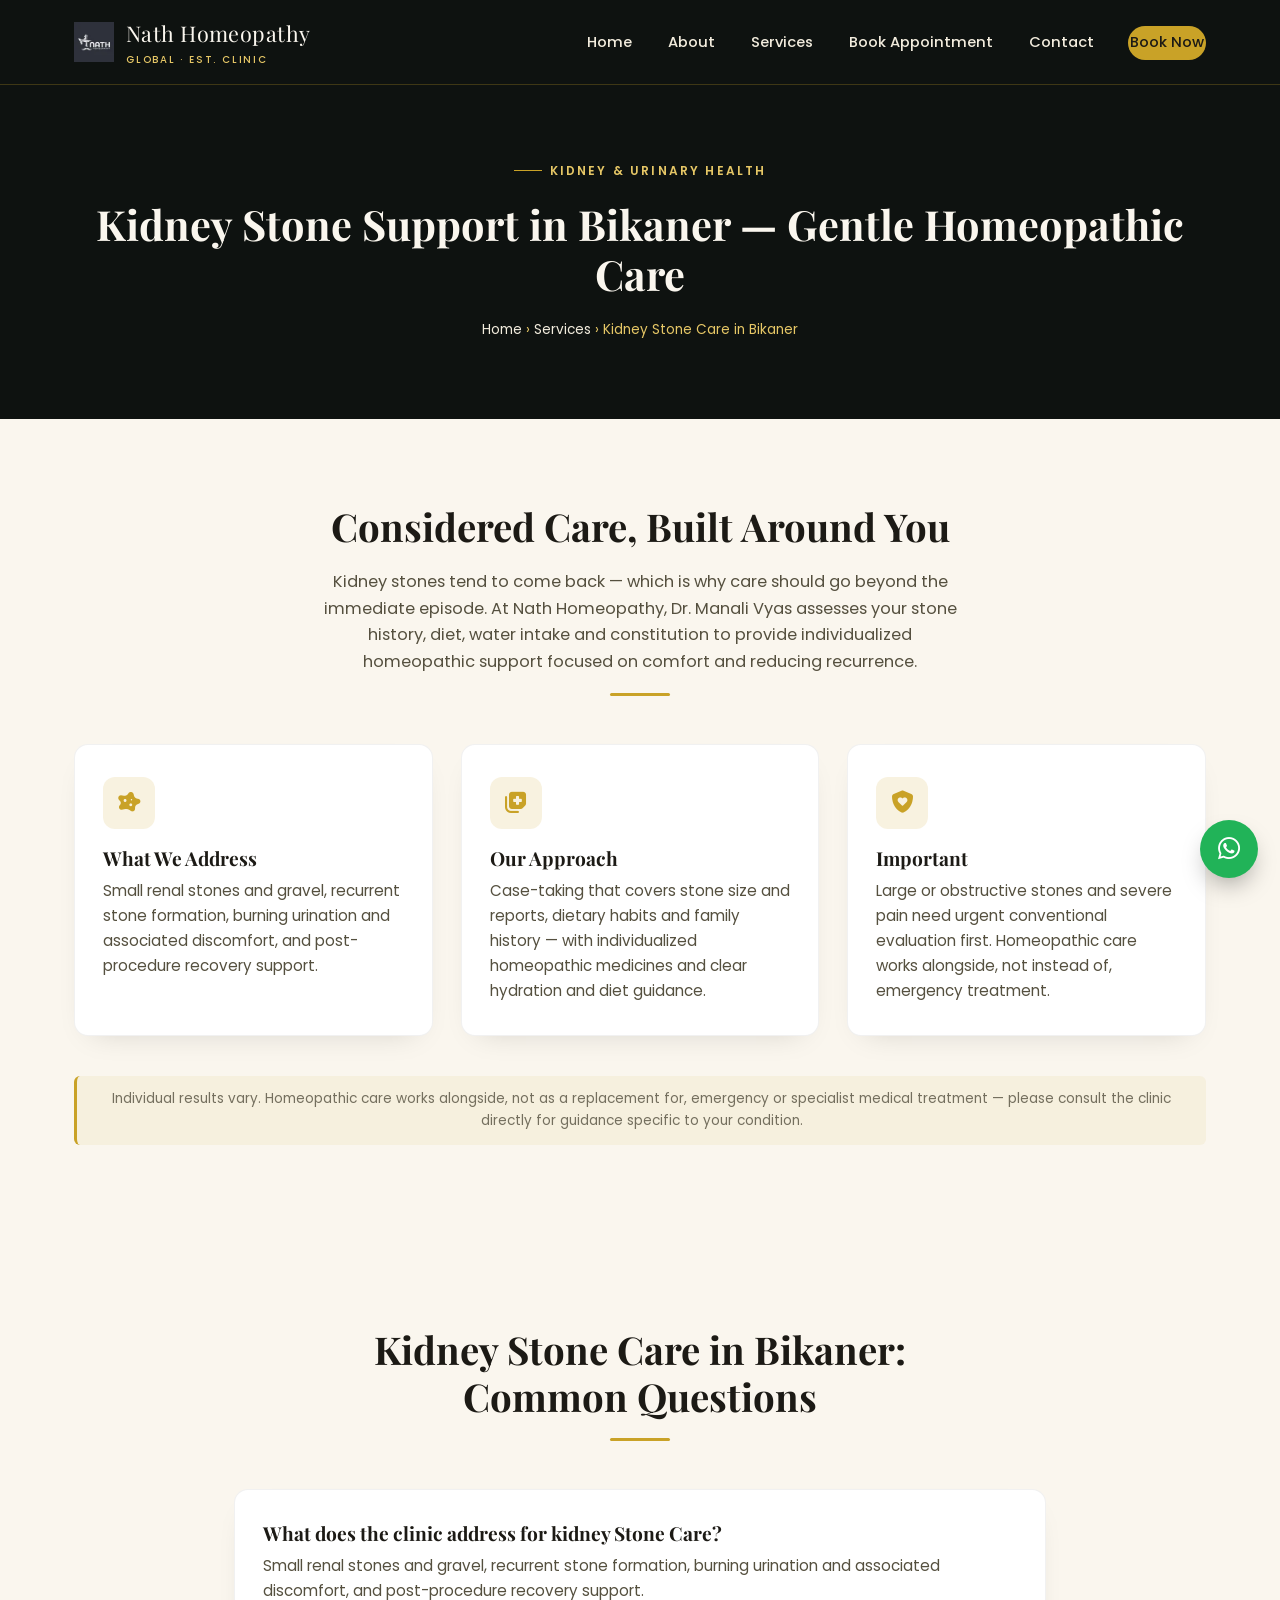
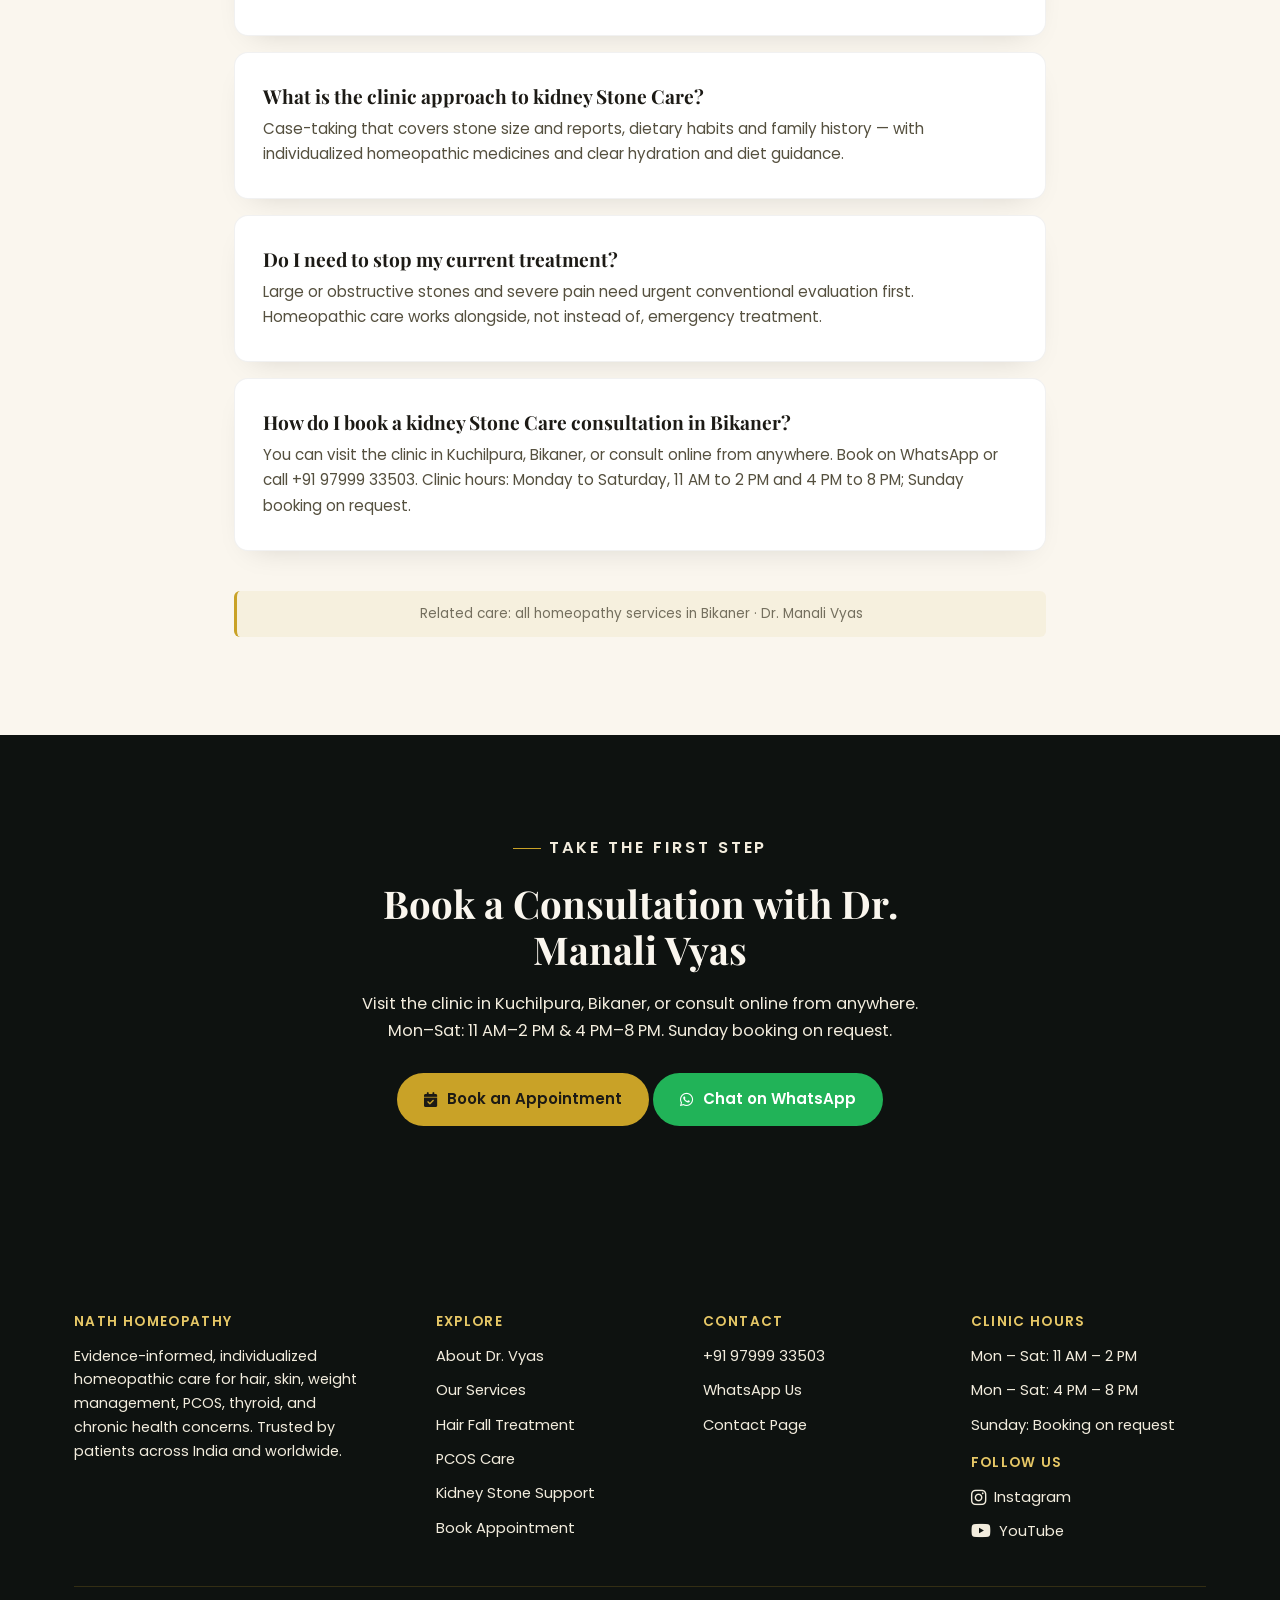
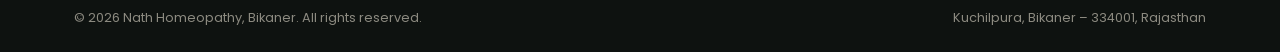
<file: kidney-stone-treatment-bikaner.html>
<!DOCTYPE html>
<html lang="en">
<head>
<meta charset="UTF-8">
<meta name="viewport" content="width=device-width, initial-scale=1.0">
<title>Kidney Stone Treatment in Bikaner | Nath Homeopathy</title>
<meta name="description" content="Homeopathic kidney stone care in Bikaner by Dr. Manali Vyas. Support for renal stones, recurrence prevention and urinary health.">
<meta name="robots" content="index, follow">
<meta name="theme-color" content="#0e1210">
<link rel="canonical" href="https://www.nathhomeopathy.com/kidney-stone-treatment-bikaner.html">

<meta property="og:type" content="website">
<meta property="og:site_name" content="Nath Homeopathy">
<meta property="og:locale" content="en_IN">
<meta property="og:url" content="https://www.nathhomeopathy.com/kidney-stone-treatment-bikaner.html">
<meta property="og:title" content="Kidney Stone Care in Bikaner">
<meta property="og:description" content="Homeopathic support for kidney stones in Bikaner by Dr. Manali Vyas. Individualized care for renal stones, recurrence prevention and urinary health. Clinic & online consultations.">
<meta property="og:image" content="https://www.nathhomeopathy.com/og-image.png">
<meta property="og:image:width" content="1200">
<meta property="og:image:height" content="630">

<meta name="twitter:card" content="summary_large_image">
<meta name="twitter:title" content="Kidney Stone Care in Bikaner">
<meta name="twitter:description" content="Homeopathic support for kidney stones in Bikaner by Dr. Manali Vyas. Individualized care for renal stones, recurrence prevention and urinary health. Clinic & online consultations.">
<meta name="twitter:image" content="https://www.nathhomeopathy.com/og-image.png">

<link rel="icon" type="image/x-icon" href="favicon.ico">
<link rel="icon" type="image/png" sizes="96x96" href="favicon-96.png">
<link rel="icon" type="image/png" sizes="48x48" href="favicon-48.png">
<link rel="icon" type="image/png" sizes="32x32" href="favicon-32.png">
<link rel="icon" type="image/png" sizes="16x16" href="favicon-16.png">
<link rel="apple-touch-icon" sizes="180x180" href="apple-touch-icon.png">

<link rel="preconnect" href="https://fonts.googleapis.com">
<link rel="preconnect" href="https://fonts.gstatic.com" crossorigin>
<link href="https://fonts.googleapis.com/css2?family=Playfair+Display:ital,wght@0,500;0,600;0,700;1,600&family=Poppins:wght@300;400;500;600;700&display=swap" rel="stylesheet">
<link rel="stylesheet" href="https://cdnjs.cloudflare.com/ajax/libs/font-awesome/6.5.1/css/all.min.css" media="print" onload="this.media='all'"><noscript><link rel="stylesheet" href="https://cdnjs.cloudflare.com/ajax/libs/font-awesome/6.5.1/css/all.min.css"></noscript>
<link rel="stylesheet" href="style.css">

<script type="application/ld+json">
{
  "@context": "https://schema.org",
  "@type": "BreadcrumbList",
  "itemListElement": [
    { "@type": "ListItem", "position": 1, "name": "Home", "item": "https://www.nathhomeopathy.com/" },
    { "@type": "ListItem", "position": 2, "name": "Services", "item": "https://www.nathhomeopathy.com/services.html" },
    { "@type": "ListItem", "position": 3, "name": "Kidney Stone Care in Bikaner", "item": "https://www.nathhomeopathy.com/kidney-stone-treatment-bikaner.html" }
  ]
}
</script>
<script type="application/ld+json">
{"@context":"https://schema.org","@type":"FAQPage","mainEntity":[{"@type":"Question","name":"What does the clinic address for kidney Stone Care?","acceptedAnswer":{"@type":"Answer","text":"Small renal stones and gravel, recurrent stone formation, burning urination and associated discomfort, and post-procedure recovery support."}},{"@type":"Question","name":"What is the clinic approach to kidney Stone Care?","acceptedAnswer":{"@type":"Answer","text":"Case-taking that covers stone size and reports, dietary habits and family history — with individualized homeopathic medicines and clear hydration and diet guidance."}},{"@type":"Question","name":"Do I need to stop my current treatment?","acceptedAnswer":{"@type":"Answer","text":"Large or obstructive stones and severe pain need urgent conventional evaluation first. Homeopathic care works alongside, not instead of, emergency treatment."}},{"@type":"Question","name":"How do I book a kidney Stone Care consultation in Bikaner?","acceptedAnswer":{"@type":"Answer","text":"You can visit the clinic in Kuchilpura, Bikaner, or consult online from anywhere. Book on WhatsApp or call +91 97999 33503. Clinic hours: Monday to Saturday, 11 AM to 2 PM and 4 PM to 8 PM; Sunday booking on request."}}]}
</script>
</head>
<body>
<a href="#main" class="skip-link">Skip to main content</a>

<header class="site-header">
  <div class="container nav-wrap">
    <a href="index.html" class="brand">
      <img src="logo-96.webp" alt="Nath Homeopathy logo" class="brand-mark-img" width="40" height="40">
      <span>Nath Homeopathy<small>Global &middot; Est. Clinic</small></span>
    </a>
    <button class="nav-toggle" aria-label="Toggle navigation menu" aria-expanded="false">
      <i class="fa-solid fa-bars" aria-hidden="true"></i>
    </button>
    <ul class="nav-links">
      <li><a href="index.html">Home</a></li>
      <li><a href="about.html">About</a></li>
      <li><a href="services.html">Services</a></li>
      <li><a href="booking.html">Book Appointment</a></li>
      <li><a href="contact.html">Contact</a></li>
      <li><a class="nav-cta" href="booking.html">Book Now</a></li>
    </ul>
  </div>
</header>

<main id="main">

  <section class="page-hero">
    <div class="container">
      <p class="eyebrow">Kidney & Urinary Health</p>
      <h1>Kidney Stone Support in Bikaner — Gentle Homeopathic Care</h1>
      <p class="breadcrumb"><a href="index.html">Home</a> &rsaquo; <a href="services.html">Services</a> &rsaquo; Kidney Stone Care in Bikaner</p>
    </div>
  </section>

  <section>
    <div class="container">
      <div class="section-head">
        <h2>Considered Care, Built Around You</h2>
        <p>Kidney stones tend to come back — which is why care should go beyond the immediate episode. At Nath Homeopathy, Dr. Manali Vyas assesses your stone history, diet, water intake and constitution to provide individualized homeopathic support focused on comfort and reducing recurrence.</p>
        <div class="divider-gold" aria-hidden="true"></div>
      </div>
      <div class="grid-3">
        <div class="card">
          <div class="icon-badge" aria-hidden="true"><i class="fa-solid fa-disease"></i></div>
          <h3>What We Address</h3>
          <p>Small renal stones and gravel, recurrent stone formation, burning urination and associated discomfort, and post-procedure recovery support.</p>
        </div>
        <div class="card">
          <div class="icon-badge" aria-hidden="true"><i class="fa-solid fa-notes-medical"></i></div>
          <h3>Our Approach</h3>
          <p>Case-taking that covers stone size and reports, dietary habits and family history — with individualized homeopathic medicines and clear hydration and diet guidance.</p>
        </div>
        <div class="card">
          <div class="icon-badge" aria-hidden="true"><i class="fa-solid fa-shield-heart"></i></div>
          <h3>Important</h3>
          <p>Large or obstructive stones and severe pain need urgent conventional evaluation first. Homeopathic care works alongside, not instead of, emergency treatment.</p>
        </div>
      </div>
      <p class="text-center note mt-40">Individual results vary. Homeopathic care works alongside, not as a replacement for, emergency or specialist medical treatment — please consult the clinic directly for guidance specific to your condition.</p>
    </div>
  </section>

  <section id="faq">
    <div class="container" style="max-width:860px">
      <div class="section-head">
        <h2>Kidney Stone Care in Bikaner: Common Questions</h2>
        <div class="divider-gold" aria-hidden="true"></div>
      </div>
      <div class="card" style="margin-bottom:16px"><h3>What does the clinic address for kidney Stone Care?</h3><p>Small renal stones and gravel, recurrent stone formation, burning urination and associated discomfort, and post-procedure recovery support.</p></div>
      <div class="card" style="margin-bottom:16px"><h3>What is the clinic approach to kidney Stone Care?</h3><p>Case-taking that covers stone size and reports, dietary habits and family history — with individualized homeopathic medicines and clear hydration and diet guidance.</p></div>
      <div class="card" style="margin-bottom:16px"><h3>Do I need to stop my current treatment?</h3><p>Large or obstructive stones and severe pain need urgent conventional evaluation first. Homeopathic care works alongside, not instead of, emergency treatment.</p></div>
      <div class="card" style="margin-bottom:16px"><h3>How do I book a kidney Stone Care consultation in Bikaner?</h3><p>You can visit the clinic in Kuchilpura, Bikaner, or consult online from anywhere. Book on WhatsApp or call +91 97999 33503. Clinic hours: Monday to Saturday, 11 AM to 2 PM and 4 PM to 8 PM; Sunday booking on request.</p></div>
      <p class="text-center note mt-40">Related care: <a href="services.html">all homeopathy services in Bikaner</a> &middot; <a href="about.html">Dr. Manali Vyas</a></p>
    </div>
  </section>

  <section class="section-dark">
    <div class="container section-head">
      <p class="eyebrow">Take The First Step</p>
      <h2>Book a Consultation with Dr. Manali Vyas</h2>
      <p>Visit the clinic in Kuchilpura, Bikaner, or consult online from anywhere. Mon–Sat: 11 AM–2 PM &amp; 4 PM–8 PM. Sunday booking on request.</p>
      <p class="text-center" style="margin-top:28px;">
        <a href="booking.html" class="btn btn-gold"><i class="fa-solid fa-calendar-check" aria-hidden="true"></i> Book an Appointment</a>
        <a href="#" class="btn btn-whatsapp" data-wa-message="Hello Nath Homeopathy, I'd like a consultation regarding kidney stones."><i class="fa-brands fa-whatsapp" aria-hidden="true"></i> Chat on WhatsApp</a>
      </p>
    </div>
  </section>

</main>

<a href="#" class="float-whatsapp" data-wa-message="Hello Nath Homeopathy, I'd like to book a consultation." aria-label="Chat with Nath Homeopathy on WhatsApp">
  <i class="fa-brands fa-whatsapp" aria-hidden="true"></i>
</a>

<footer class="site-footer">
  <div class="container">
    <div class="footer-grid">
      <div>
        <h4>Nath Homeopathy</h4>
        <p style="font-size:0.9rem; color:var(--color-cream-alt); max-width:32ch;">Evidence-informed, individualized homeopathic care for hair, skin, weight management, PCOS, thyroid, and chronic health concerns. Trusted by patients across India and worldwide.</p>
      </div>
      <div>
        <h4>Explore</h4>
        <ul>
          <li><a href="about.html">About Dr. Vyas</a></li>
          <li><a href="services.html">Our Services</a></li>
          <li><a href="hair-fall-treatment-bikaner.html">Hair Fall Treatment</a></li>
          <li><a href="pcos-treatment-bikaner.html">PCOS Care</a></li>
          <li><a href="kidney-stone-treatment-bikaner.html">Kidney Stone Support</a></li>
          <li><a href="booking.html">Book Appointment</a></li>
        </ul>
      </div>
      <div>
        <h4>Contact</h4>
        <ul>
          <li><a href="tel:+919799933503">+91 97999 33503</a></li>
          <li><a href="#" data-wa-message="Hello Nath Homeopathy, I'd like more information.">WhatsApp Us</a></li>
          <li><a href="contact.html">Contact Page</a></li>
        </ul>
      </div>
      <div>
        <h4>Clinic Hours</h4>
        <ul>
          <li>Mon &ndash; Sat: 11 AM &ndash; 2 PM</li>
          <li>Mon &ndash; Sat: 4 PM &ndash; 8 PM</li>
          <li>Sunday: Booking on request</li>
        </ul>
        <h4 style="margin-top:18px;">Follow Us</h4>
        <ul style="display:flex; flex-direction:column; gap:8px; padding:0; list-style:none;">
          <li style="margin:0;"><a href="https://www.instagram.com/nath_homeopathy?igsh=MTBobWNwbno0eWppMQ==" target="_blank" rel="noopener" style="display:inline-flex; align-items:center; gap:8px;"><i class="fa-brands fa-instagram" aria-hidden="true" style="font-size:1.1rem;"></i> Instagram</a></li>
          <li style="margin:0;"><a href="https://youtube.com/@nathhomeopathy?si=1PNjmXUseuhuSY7g" target="_blank" rel="noopener" style="display:inline-flex; align-items:center; gap:8px;"><i class="fa-brands fa-youtube" aria-hidden="true" style="font-size:1.1rem;"></i> YouTube</a></li>
        </ul>
      </div>
    </div>
    <div class="footer-bottom">
      <span>&copy; 2026 Nath Homeopathy, Bikaner. All rights reserved.</span>
      <span>Kuchilpura, Bikaner &ndash; 334001, Rajasthan</span>
    </div>
  </div>
</footer>

<script src="script.js"></script>
</body>
</html>
</file>
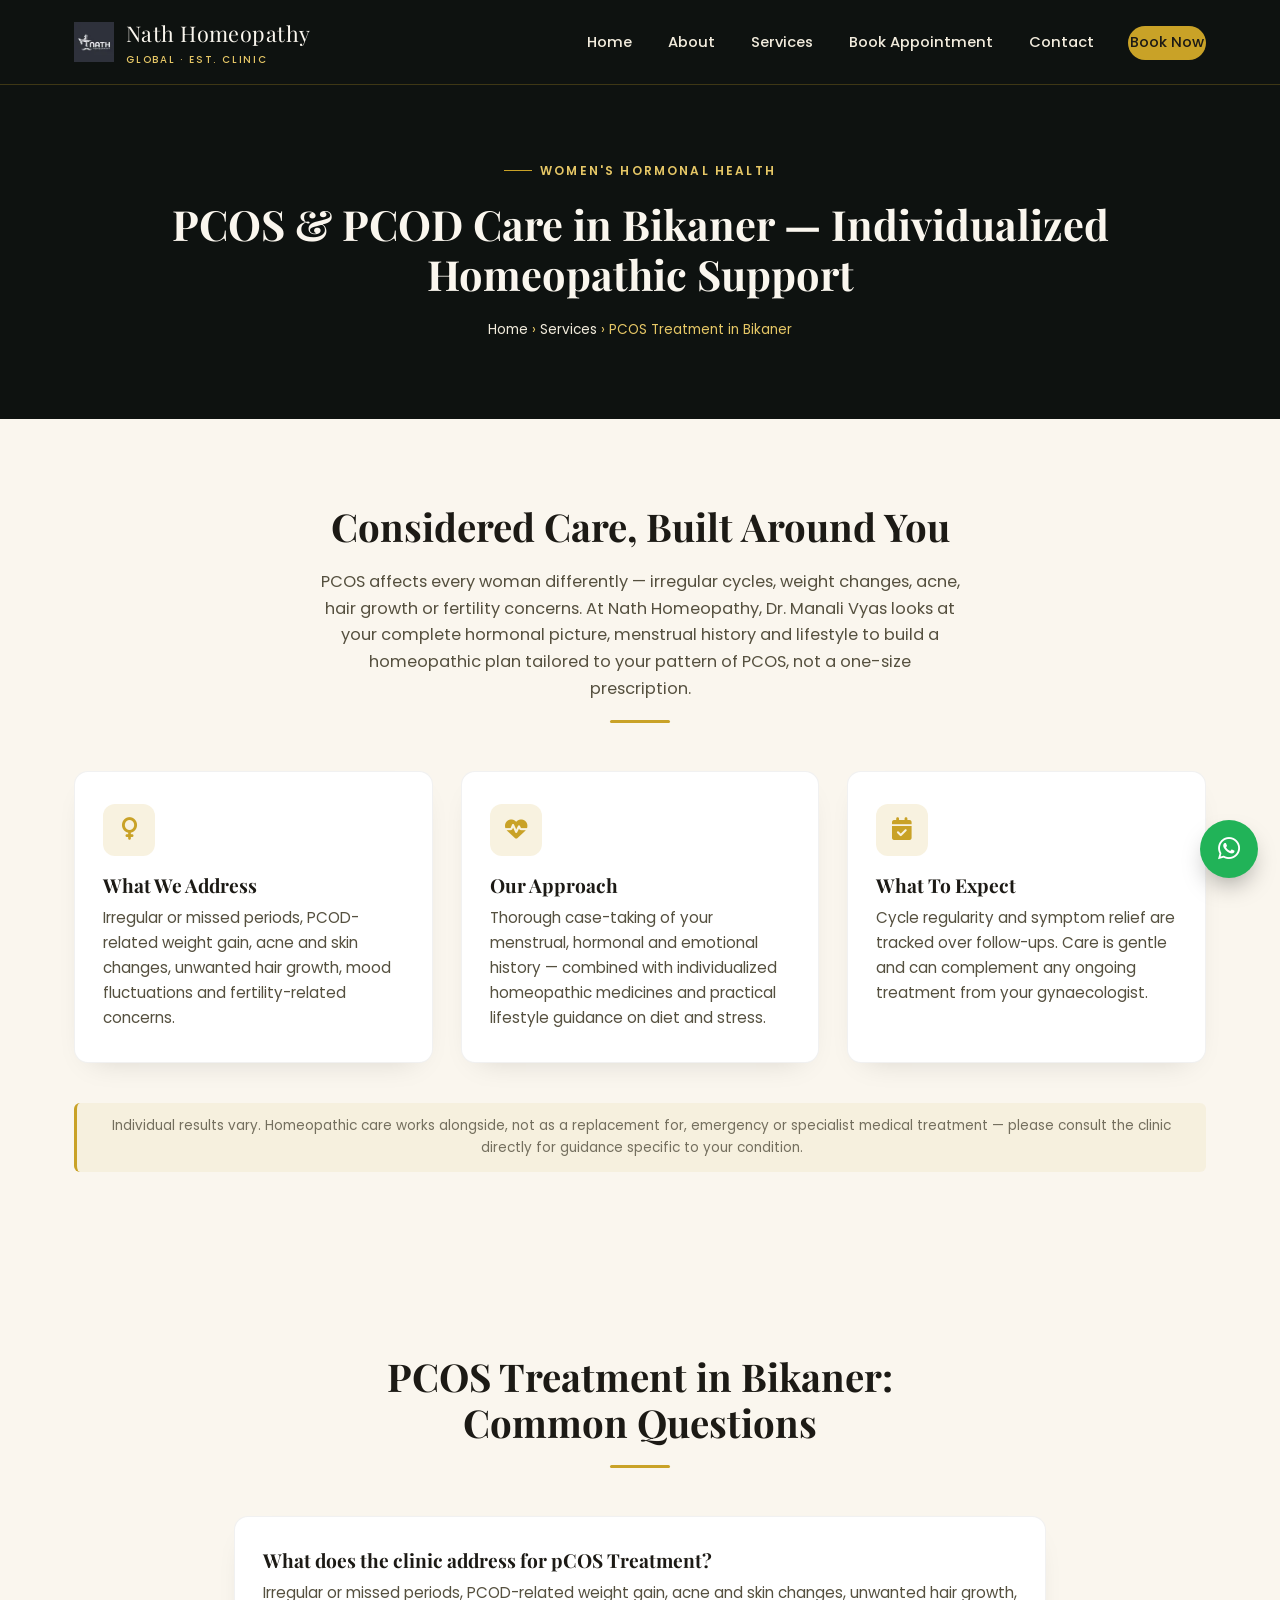
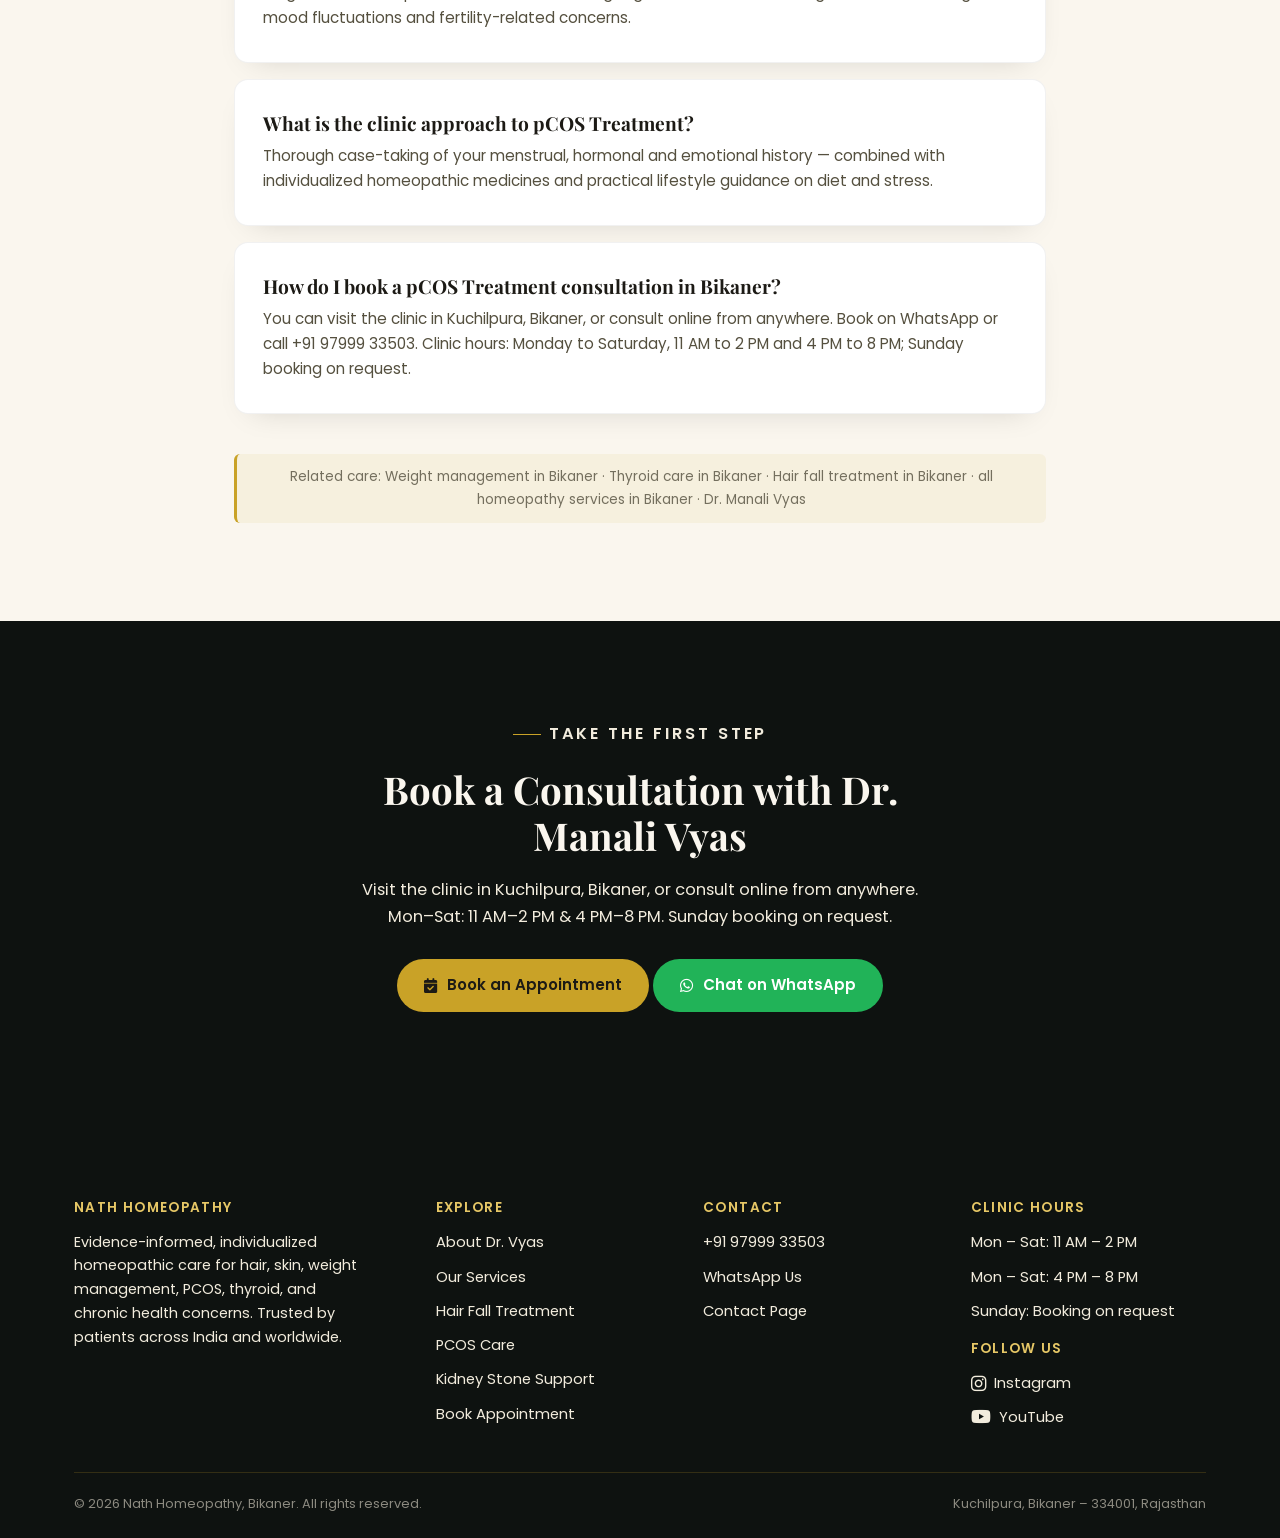
<file: pcos-treatment-bikaner.html>
<!DOCTYPE html>
<html lang="en">
<head>
<meta charset="UTF-8">
<meta name="viewport" content="width=device-width, initial-scale=1.0">
<title>PCOS Treatment in Bikaner | Nath Homeopathy</title>
<meta name="description" content="Homeopathic PCOS/PCOD care in Bikaner by Dr. Manali Vyas. Support for irregular periods, weight gain, acne and hormonal balance.">
<meta name="robots" content="index, follow">
<meta name="theme-color" content="#0e1210">
<link rel="canonical" href="https://www.nathhomeopathy.com/pcos-treatment-bikaner.html">

<meta property="og:type" content="website">
<meta property="og:site_name" content="Nath Homeopathy">
<meta property="og:locale" content="en_IN">
<meta property="og:url" content="https://www.nathhomeopathy.com/pcos-treatment-bikaner.html">
<meta property="og:title" content="PCOS Treatment in Bikaner">
<meta property="og:description" content="Homeopathic PCOS/PCOD care in Bikaner by Dr. Manali Vyas. Individualized support for irregular periods, weight gain, acne and hormonal balance. Clinic & online consultations.">
<meta property="og:image" content="https://www.nathhomeopathy.com/og-image.png">
<meta property="og:image:width" content="1200">
<meta property="og:image:height" content="630">

<meta name="twitter:card" content="summary_large_image">
<meta name="twitter:title" content="PCOS Treatment in Bikaner">
<meta name="twitter:description" content="Homeopathic PCOS/PCOD care in Bikaner by Dr. Manali Vyas. Individualized support for irregular periods, weight gain, acne and hormonal balance. Clinic & online consultations.">
<meta name="twitter:image" content="https://www.nathhomeopathy.com/og-image.png">

<link rel="icon" type="image/x-icon" href="favicon.ico">
<link rel="icon" type="image/png" sizes="96x96" href="favicon-96.png">
<link rel="icon" type="image/png" sizes="48x48" href="favicon-48.png">
<link rel="icon" type="image/png" sizes="32x32" href="favicon-32.png">
<link rel="icon" type="image/png" sizes="16x16" href="favicon-16.png">
<link rel="apple-touch-icon" sizes="180x180" href="apple-touch-icon.png">

<link rel="preconnect" href="https://fonts.googleapis.com">
<link rel="preconnect" href="https://fonts.gstatic.com" crossorigin>
<link href="https://fonts.googleapis.com/css2?family=Playfair+Display:ital,wght@0,500;0,600;0,700;1,600&family=Poppins:wght@300;400;500;600;700&display=swap" rel="stylesheet">
<link rel="stylesheet" href="https://cdnjs.cloudflare.com/ajax/libs/font-awesome/6.5.1/css/all.min.css" media="print" onload="this.media='all'"><noscript><link rel="stylesheet" href="https://cdnjs.cloudflare.com/ajax/libs/font-awesome/6.5.1/css/all.min.css"></noscript>
<link rel="stylesheet" href="style.css">

<script type="application/ld+json">
{
  "@context": "https://schema.org",
  "@type": "BreadcrumbList",
  "itemListElement": [
    { "@type": "ListItem", "position": 1, "name": "Home", "item": "https://www.nathhomeopathy.com/" },
    { "@type": "ListItem", "position": 2, "name": "Services", "item": "https://www.nathhomeopathy.com/services.html" },
    { "@type": "ListItem", "position": 3, "name": "PCOS Treatment in Bikaner", "item": "https://www.nathhomeopathy.com/pcos-treatment-bikaner.html" }
  ]
}
</script>
<script type="application/ld+json">
{"@context":"https://schema.org","@type":"FAQPage","mainEntity":[{"@type":"Question","name":"What does the clinic address for pCOS Treatment?","acceptedAnswer":{"@type":"Answer","text":"Irregular or missed periods, PCOD-related weight gain, acne and skin changes, unwanted hair growth, mood fluctuations and fertility-related concerns."}},{"@type":"Question","name":"What is the clinic approach to pCOS Treatment?","acceptedAnswer":{"@type":"Answer","text":"Thorough case-taking of your menstrual, hormonal and emotional history — combined with individualized homeopathic medicines and practical lifestyle guidance on diet and stress."}},{"@type":"Question","name":"How do I book a pCOS Treatment consultation in Bikaner?","acceptedAnswer":{"@type":"Answer","text":"You can visit the clinic in Kuchilpura, Bikaner, or consult online from anywhere. Book on WhatsApp or call +91 97999 33503. Clinic hours: Monday to Saturday, 11 AM to 2 PM and 4 PM to 8 PM; Sunday booking on request."}}]}
</script>
</head>
<body>
<a href="#main" class="skip-link">Skip to main content</a>

<header class="site-header">
  <div class="container nav-wrap">
    <a href="index.html" class="brand">
      <img src="logo-96.webp" alt="Nath Homeopathy logo" class="brand-mark-img" width="40" height="40">
      <span>Nath Homeopathy<small>Global &middot; Est. Clinic</small></span>
    </a>
    <button class="nav-toggle" aria-label="Toggle navigation menu" aria-expanded="false">
      <i class="fa-solid fa-bars" aria-hidden="true"></i>
    </button>
    <ul class="nav-links">
      <li><a href="index.html">Home</a></li>
      <li><a href="about.html">About</a></li>
      <li><a href="services.html">Services</a></li>
      <li><a href="booking.html">Book Appointment</a></li>
      <li><a href="contact.html">Contact</a></li>
      <li><a class="nav-cta" href="booking.html">Book Now</a></li>
    </ul>
  </div>
</header>

<main id="main">

  <section class="page-hero">
    <div class="container">
      <p class="eyebrow">Women's Hormonal Health</p>
      <h1>PCOS & PCOD Care in Bikaner — Individualized Homeopathic Support</h1>
      <p class="breadcrumb"><a href="index.html">Home</a> &rsaquo; <a href="services.html">Services</a> &rsaquo; PCOS Treatment in Bikaner</p>
    </div>
  </section>

  <section>
    <div class="container">
      <div class="section-head">
        <h2>Considered Care, Built Around You</h2>
        <p>PCOS affects every woman differently — irregular cycles, weight changes, acne, hair growth or fertility concerns. At Nath Homeopathy, Dr. Manali Vyas looks at your complete hormonal picture, menstrual history and lifestyle to build a homeopathic plan tailored to your pattern of PCOS, not a one-size prescription.</p>
        <div class="divider-gold" aria-hidden="true"></div>
      </div>
      <div class="grid-3">
        <div class="card">
          <div class="icon-badge" aria-hidden="true"><i class="fa-solid fa-venus"></i></div>
          <h3>What We Address</h3>
          <p>Irregular or missed periods, PCOD-related weight gain, acne and skin changes, unwanted hair growth, mood fluctuations and fertility-related concerns.</p>
        </div>
        <div class="card">
          <div class="icon-badge" aria-hidden="true"><i class="fa-solid fa-heart-pulse"></i></div>
          <h3>Our Approach</h3>
          <p>Thorough case-taking of your menstrual, hormonal and emotional history — combined with individualized homeopathic medicines and practical lifestyle guidance on diet and stress.</p>
        </div>
        <div class="card">
          <div class="icon-badge" aria-hidden="true"><i class="fa-solid fa-calendar-check"></i></div>
          <h3>What To Expect</h3>
          <p>Cycle regularity and symptom relief are tracked over follow-ups. Care is gentle and can complement any ongoing treatment from your gynaecologist.</p>
        </div>
      </div>
      <p class="text-center note mt-40">Individual results vary. Homeopathic care works alongside, not as a replacement for, emergency or specialist medical treatment — please consult the clinic directly for guidance specific to your condition.</p>
    </div>
  </section>

  <section id="faq">
    <div class="container" style="max-width:860px">
      <div class="section-head">
        <h2>PCOS Treatment in Bikaner: Common Questions</h2>
        <div class="divider-gold" aria-hidden="true"></div>
      </div>
      <div class="card" style="margin-bottom:16px"><h3>What does the clinic address for pCOS Treatment?</h3><p>Irregular or missed periods, PCOD-related weight gain, acne and skin changes, unwanted hair growth, mood fluctuations and fertility-related concerns.</p></div>
      <div class="card" style="margin-bottom:16px"><h3>What is the clinic approach to pCOS Treatment?</h3><p>Thorough case-taking of your menstrual, hormonal and emotional history — combined with individualized homeopathic medicines and practical lifestyle guidance on diet and stress.</p></div>
      <div class="card" style="margin-bottom:16px"><h3>How do I book a pCOS Treatment consultation in Bikaner?</h3><p>You can visit the clinic in Kuchilpura, Bikaner, or consult online from anywhere. Book on WhatsApp or call +91 97999 33503. Clinic hours: Monday to Saturday, 11 AM to 2 PM and 4 PM to 8 PM; Sunday booking on request.</p></div>
      <p class="text-center note mt-40">Related care: <a href="weight-loss-treatment-bikaner.html">Weight management in Bikaner</a> &middot; <a href="thyroid-treatment-bikaner.html">Thyroid care in Bikaner</a> &middot; <a href="hair-fall-treatment-bikaner.html">Hair fall treatment in Bikaner</a> &middot; <a href="services.html">all homeopathy services in Bikaner</a> &middot; <a href="about.html">Dr. Manali Vyas</a></p>
    </div>
  </section>

  <section class="section-dark">
    <div class="container section-head">
      <p class="eyebrow">Take The First Step</p>
      <h2>Book a Consultation with Dr. Manali Vyas</h2>
      <p>Visit the clinic in Kuchilpura, Bikaner, or consult online from anywhere. Mon–Sat: 11 AM–2 PM &amp; 4 PM–8 PM. Sunday booking on request.</p>
      <p class="text-center" style="margin-top:28px;">
        <a href="booking.html" class="btn btn-gold"><i class="fa-solid fa-calendar-check" aria-hidden="true"></i> Book an Appointment</a>
        <a href="#" class="btn btn-whatsapp" data-wa-message="Hello Nath Homeopathy, I'd like a consultation for PCOS care."><i class="fa-brands fa-whatsapp" aria-hidden="true"></i> Chat on WhatsApp</a>
      </p>
    </div>
  </section>

</main>

<a href="#" class="float-whatsapp" data-wa-message="Hello Nath Homeopathy, I'd like to book a consultation." aria-label="Chat with Nath Homeopathy on WhatsApp">
  <i class="fa-brands fa-whatsapp" aria-hidden="true"></i>
</a>

<footer class="site-footer">
  <div class="container">
    <div class="footer-grid">
      <div>
        <h4>Nath Homeopathy</h4>
        <p style="font-size:0.9rem; color:var(--color-cream-alt); max-width:32ch;">Evidence-informed, individualized homeopathic care for hair, skin, weight management, PCOS, thyroid, and chronic health concerns. Trusted by patients across India and worldwide.</p>
      </div>
      <div>
        <h4>Explore</h4>
        <ul>
          <li><a href="about.html">About Dr. Vyas</a></li>
          <li><a href="services.html">Our Services</a></li>
          <li><a href="hair-fall-treatment-bikaner.html">Hair Fall Treatment</a></li>
          <li><a href="pcos-treatment-bikaner.html">PCOS Care</a></li>
          <li><a href="kidney-stone-treatment-bikaner.html">Kidney Stone Support</a></li>
          <li><a href="booking.html">Book Appointment</a></li>
        </ul>
      </div>
      <div>
        <h4>Contact</h4>
        <ul>
          <li><a href="tel:+919799933503">+91 97999 33503</a></li>
          <li><a href="#" data-wa-message="Hello Nath Homeopathy, I'd like more information.">WhatsApp Us</a></li>
          <li><a href="contact.html">Contact Page</a></li>
        </ul>
      </div>
      <div>
        <h4>Clinic Hours</h4>
        <ul>
          <li>Mon &ndash; Sat: 11 AM &ndash; 2 PM</li>
          <li>Mon &ndash; Sat: 4 PM &ndash; 8 PM</li>
          <li>Sunday: Booking on request</li>
        </ul>
        <h4 style="margin-top:18px;">Follow Us</h4>
        <ul style="display:flex; flex-direction:column; gap:8px; padding:0; list-style:none;">
          <li style="margin:0;"><a href="https://www.instagram.com/nath_homeopathy?igsh=MTBobWNwbno0eWppMQ==" target="_blank" rel="noopener" style="display:inline-flex; align-items:center; gap:8px;"><i class="fa-brands fa-instagram" aria-hidden="true" style="font-size:1.1rem;"></i> Instagram</a></li>
          <li style="margin:0;"><a href="https://youtube.com/@nathhomeopathy?si=1PNjmXUseuhuSY7g" target="_blank" rel="noopener" style="display:inline-flex; align-items:center; gap:8px;"><i class="fa-brands fa-youtube" aria-hidden="true" style="font-size:1.1rem;"></i> YouTube</a></li>
        </ul>
      </div>
    </div>
    <div class="footer-bottom">
      <span>&copy; 2026 Nath Homeopathy, Bikaner. All rights reserved.</span>
      <span>Kuchilpura, Bikaner &ndash; 334001, Rajasthan</span>
    </div>
  </div>
</footer>

<script src="script.js"></script>
</body>
</html>
</file>
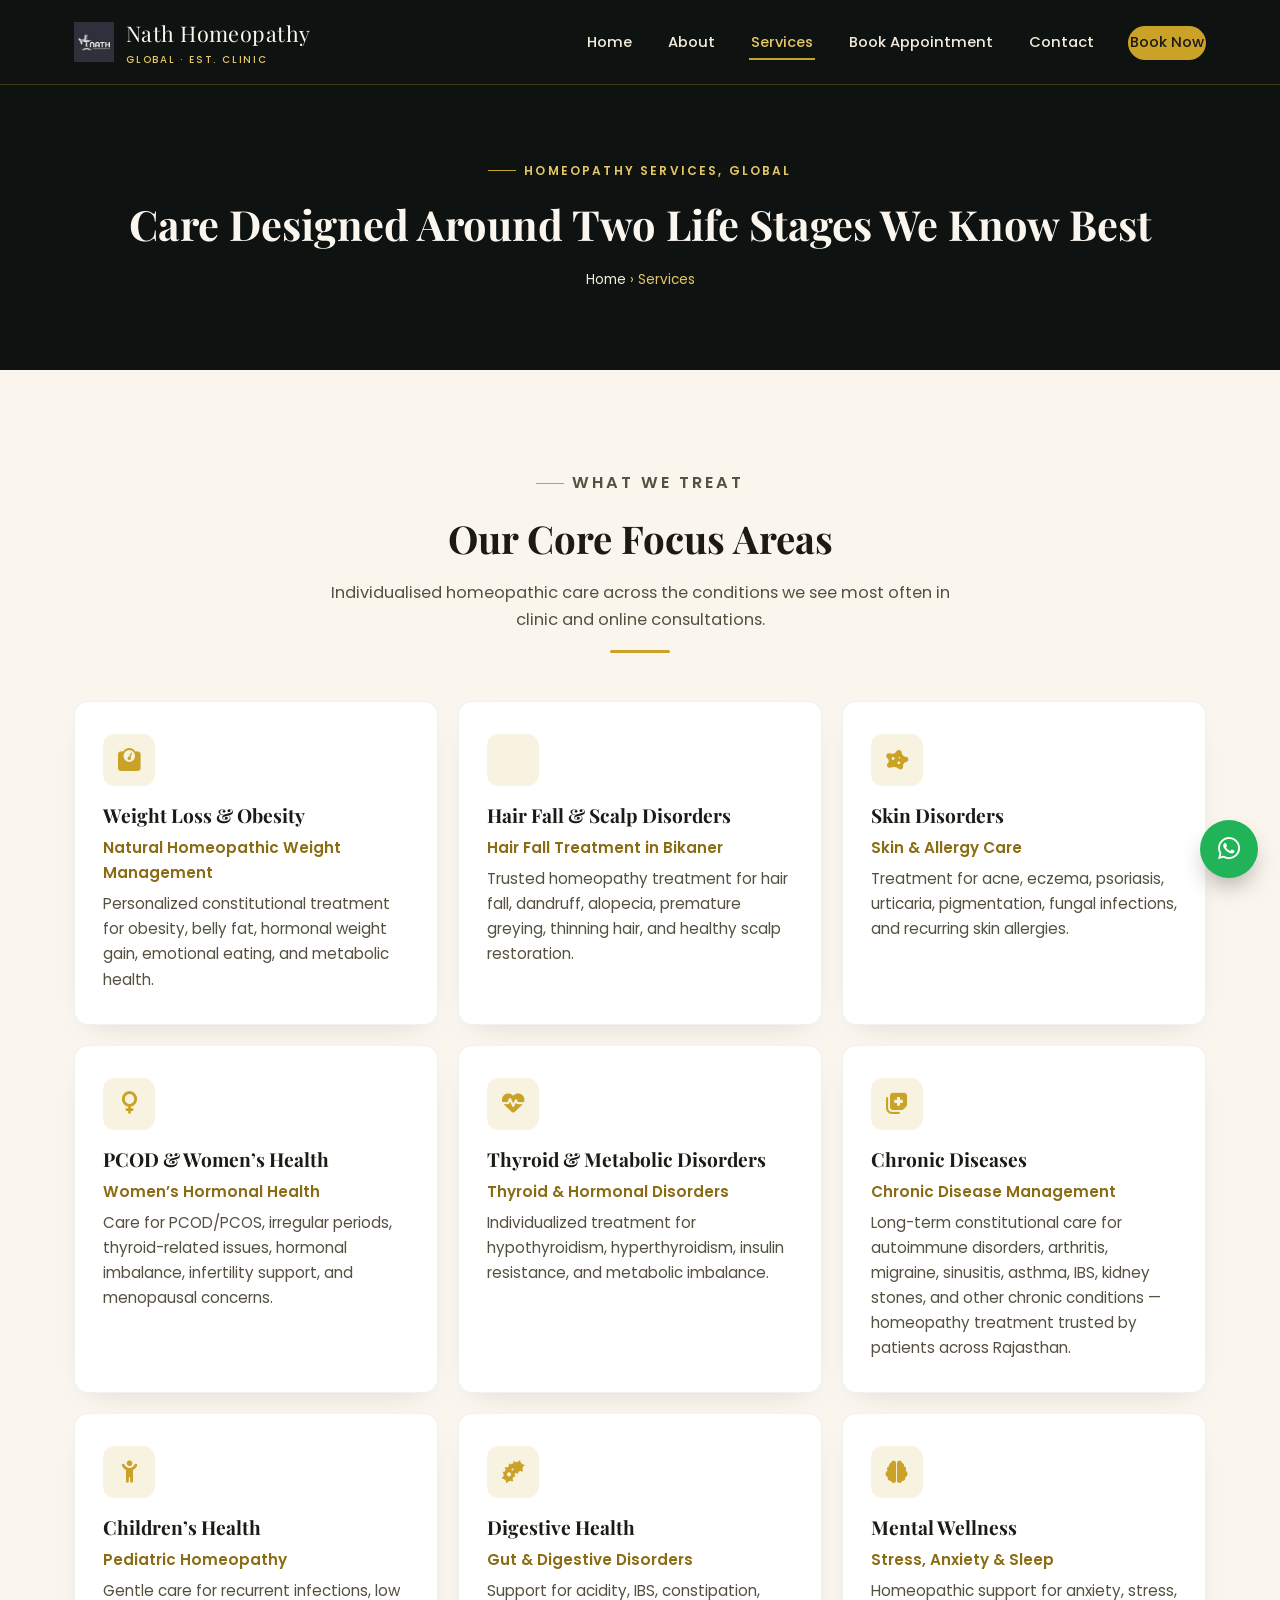
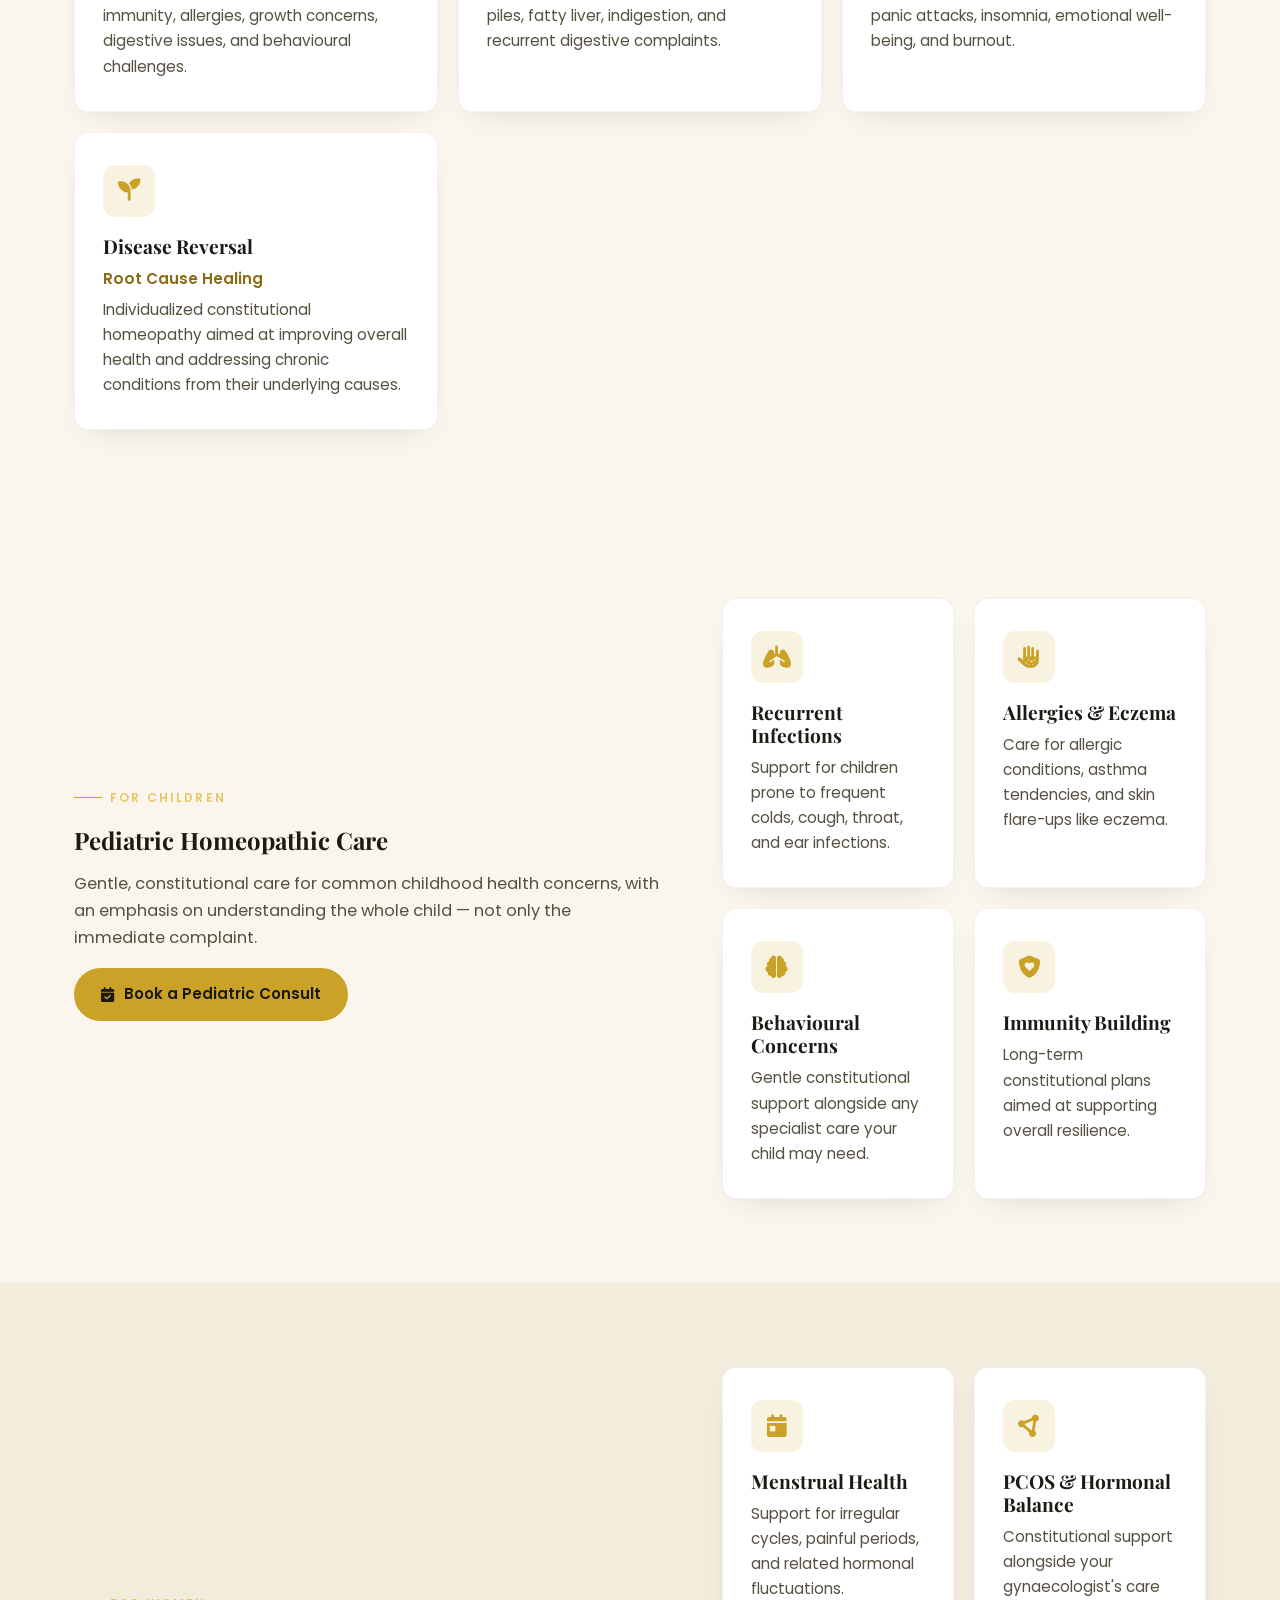
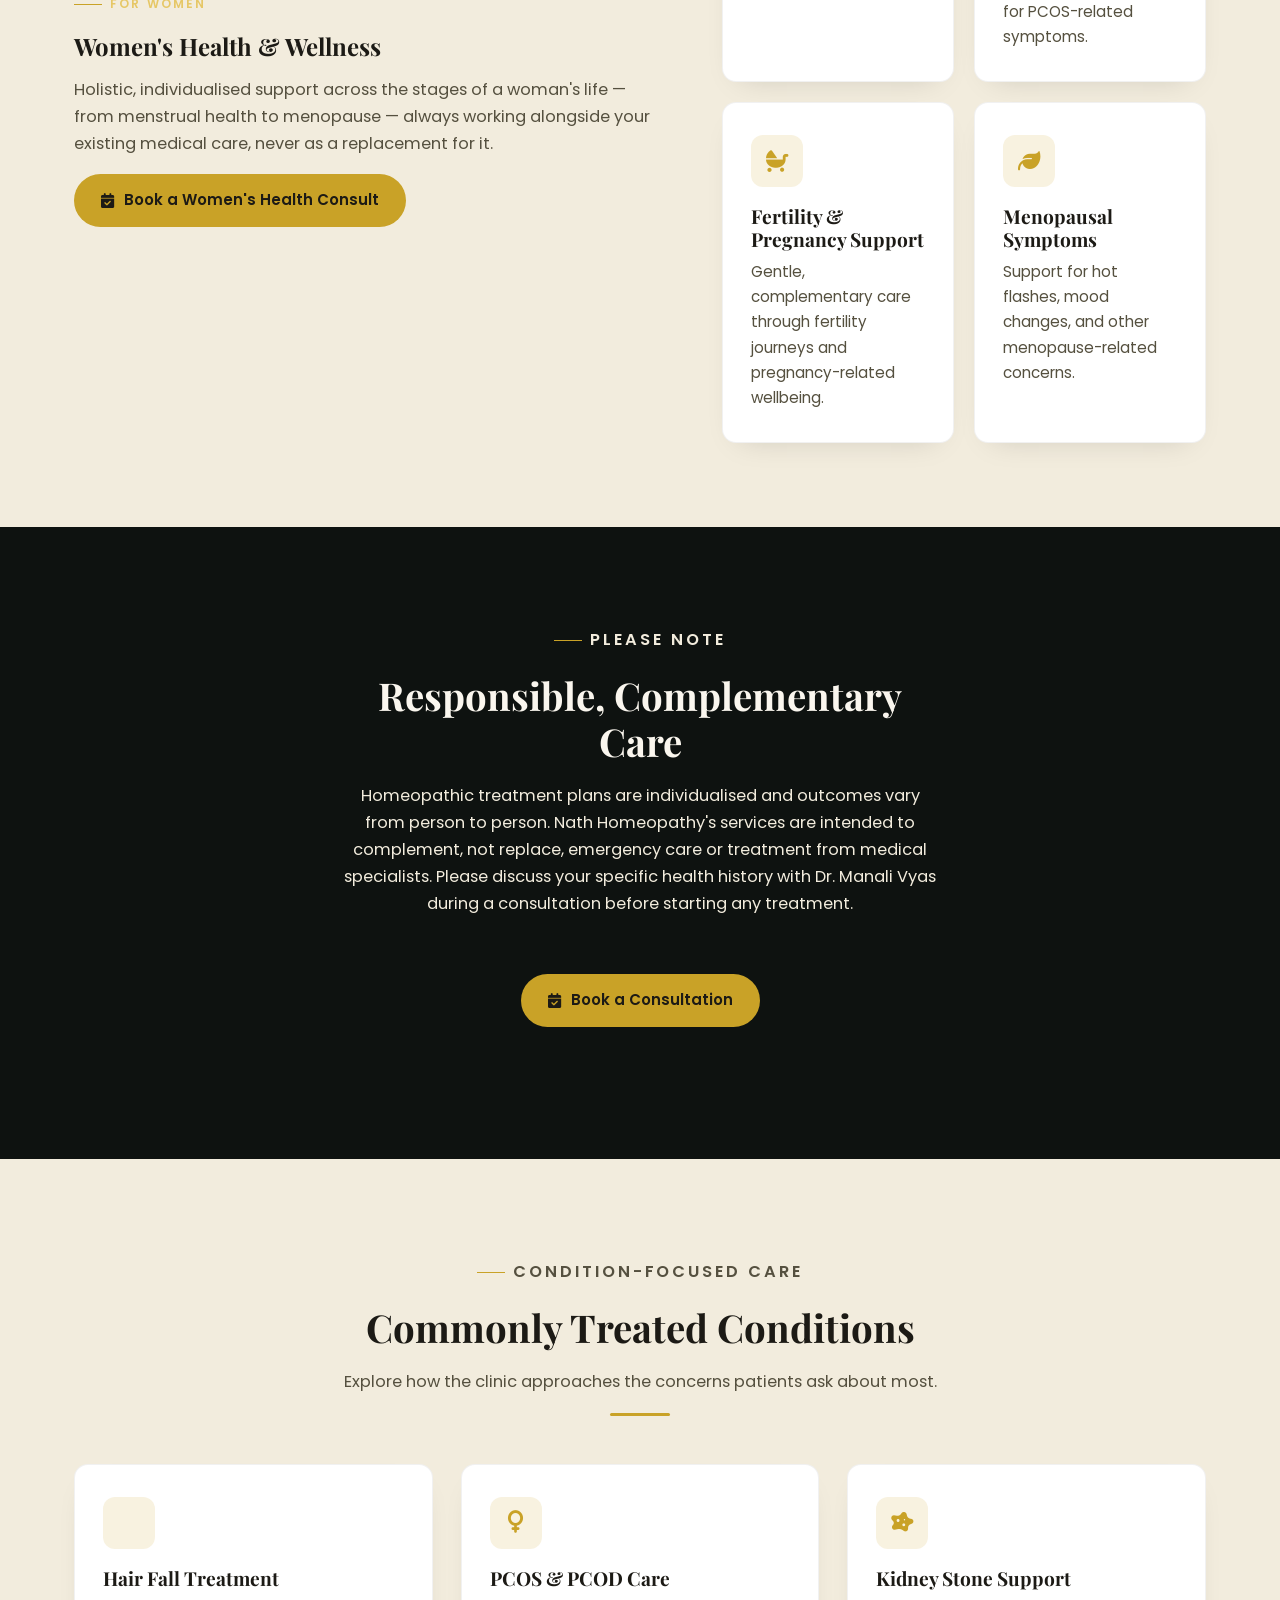
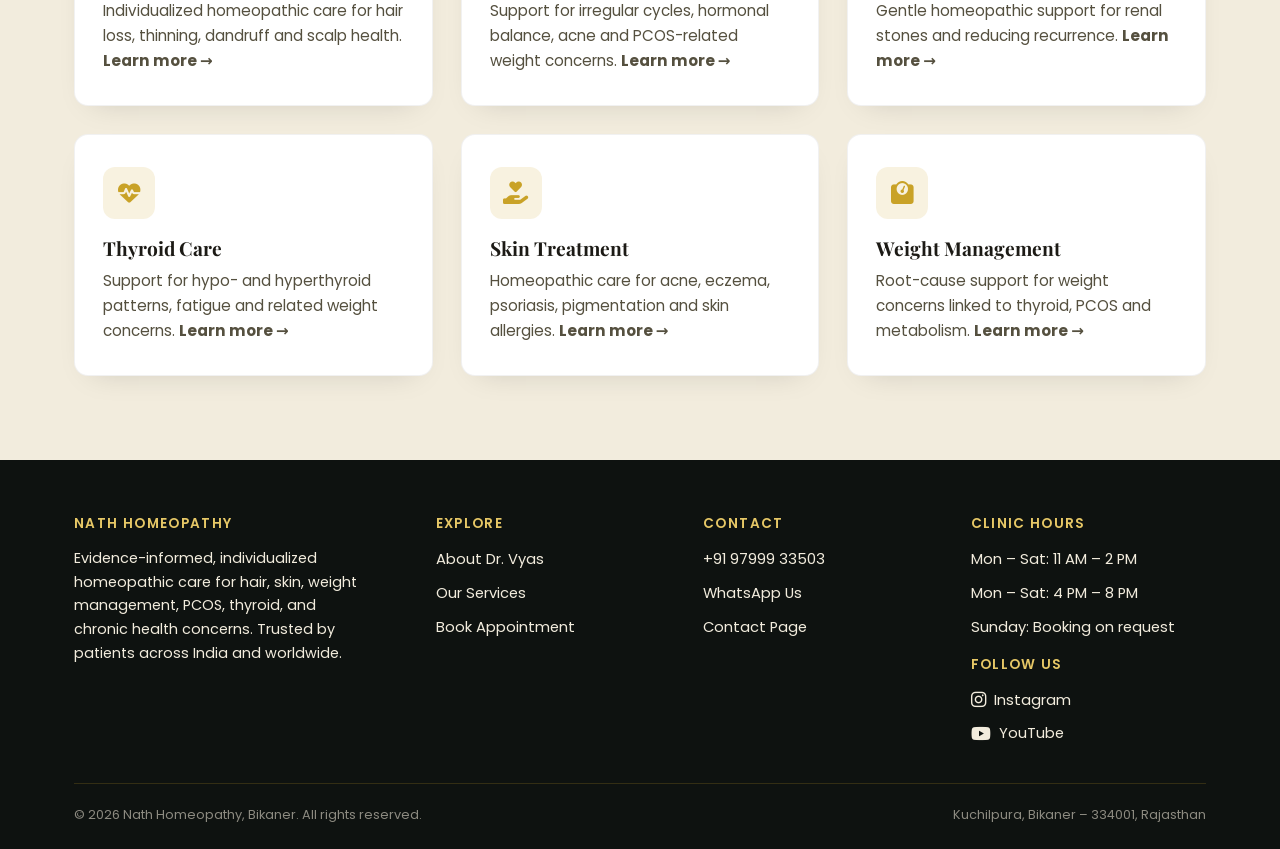
<file: services.html>
<!DOCTYPE html>
<html lang="en">
<head>
<meta charset="UTF-8">
<meta name="viewport" content="width=device-width, initial-scale=1.0">
<title>Homeopathy Services in Bikaner | Child &amp; Women's Health</title>
<meta name="description" content="Nath Homeopathy services in Bikaner: pediatric homeopathic care and women's health support for PCOS, menstrual health, fertility and menopause.">
<meta name="robots" content="index, follow">
<meta name="theme-color" content="#0e1210">
<link rel="canonical" href="https://www.nathhomeopathy.com/services.html">

<!-- Open Graph -->
<meta property="og:type" content="website">
<meta property="og:site_name" content="Nath Homeopathy">
<meta property="og:locale" content="en_IN">
<meta property="og:url" content="https://www.nathhomeopathy.com/services.html">
<meta property="og:title" content="Homeopathy Services in Bikaner | Nath Homeopathy">
<meta property="og:description" content="Pediatric homeopathic care and women's health services offered at Nath Homeopathy, Bikaner, led by Dr. Manali Vyas.">
<meta property="og:image" content="https://www.nathhomeopathy.com/og-image.png">
<meta property="og:image:width" content="1200">
<meta property="og:image:height" content="630">

<!-- Twitter -->
<meta name="twitter:card" content="summary_large_image">
<meta name="twitter:title" content="Homeopathy Services in Bikaner | Nath Homeopathy">
<meta name="twitter:description" content="Pediatric homeopathic care and women's health services offered at Nath Homeopathy, Bikaner, led by Dr. Manali Vyas.">
<meta name="twitter:image" content="https://www.nathhomeopathy.com/og-image.png">

<!-- Favicons -->
<link rel="icon" type="image/x-icon" href="favicon.ico">
<link rel="icon" type="image/png" sizes="96x96" href="favicon-96.png">
<link rel="icon" type="image/png" sizes="48x48" href="favicon-48.png">
<link rel="icon" type="image/png" sizes="32x32" href="favicon-32.png">
<link rel="icon" type="image/png" sizes="16x16" href="favicon-16.png">
<link rel="apple-touch-icon" sizes="180x180" href="apple-touch-icon.png">

<link rel="preconnect" href="https://fonts.googleapis.com">
<link rel="preconnect" href="https://fonts.gstatic.com" crossorigin>
<link href="https://fonts.googleapis.com/css2?family=Playfair+Display:ital,wght@0,500;0,600;0,700;1,600&family=Poppins:wght@300;400;500;600;700&display=swap" rel="stylesheet">
<link rel="stylesheet" href="https://cdnjs.cloudflare.com/ajax/libs/font-awesome/6.5.1/css/all.min.css">
<link rel="stylesheet" href="style.css">

<script type="application/ld+json">
{
  "@context": "https://schema.org",
  "@type": "BreadcrumbList",
  "itemListElement": [
    { "@type": "ListItem", "position": 1, "name": "Home", "item": "https://www.nathhomeopathy.com/index.html" },
    { "@type": "ListItem", "position": 2, "name": "Services", "item": "https://www.nathhomeopathy.com/services.html" }
  ]
}
</script>
</head>
<body>
<a href="#main" class="skip-link">Skip to main content</a>

<header class="site-header">
  <div class="container nav-wrap">
    <a href="index.html" class="brand">
      <img src="logo-96.webp" alt="Nath Homeopathy logo" class="brand-mark-img" width="40" height="40">
      <span>Nath Homeopathy<small>Global &middot; Est. Clinic</small></span>
    </a>
    <button class="nav-toggle" aria-label="Toggle navigation menu" aria-expanded="false">
      <i class="fa-solid fa-bars" aria-hidden="true"></i>
    </button>
    <ul class="nav-links">
      <li><a href="index.html">Home</a></li>
      <li><a href="about.html">About</a></li>
      <li><a href="services.html" aria-current="page">Services</a></li>
      <li><a href="booking.html">Book Appointment</a></li>
      <li><a href="contact.html">Contact</a></li>
      <li><a class="nav-cta" href="booking.html">Book Now</a></li>
    </ul>
  </div>
</header>

<main id="main">

  <section class="page-hero">
    <div class="container">
      <p class="eyebrow">Homeopathy Services, Global</p>
      <h1>Care Designed Around Two Life Stages We Know Best</h1>
      <p class="breadcrumb"><a href="index.html">Home</a> &rsaquo; Services</p>
    </div>
  </section>

  <!-- CORE FOCUS AREAS -->
  <section id="focus-areas">
    <div class="container">
      <div class="section-head">
        <p class="eyebrow">What We Treat</p>
        <h2>Our Core Focus Areas</h2>
        <p>Individualised homeopathic care across the conditions we see most often in clinic and online consultations.</p>
        <div class="divider-gold" aria-hidden="true"></div>
      </div>
      <div class="grid-3" style="gap:20px;">
        <div class="card">
          <div class="icon-badge" aria-hidden="true"><i class="fa-solid fa-weight-scale"></i></div>
          <h3>Weight Loss &amp; Obesity</h3>
          <p style="font-weight:600; color:#8a6c14; margin-bottom:6px;">Natural Homeopathic Weight Management</p>
          <p>Personalized constitutional treatment for obesity, belly fat, hormonal weight gain, emotional eating, and metabolic health.</p>
        </div>
        <div class="card">
          <div class="icon-badge" aria-hidden="true"><i class="fa-solid fa-comb"></i></div>
          <h3>Hair Fall &amp; Scalp Disorders</h3>
          <p style="font-weight:600; color:#8a6c14; margin-bottom:6px;">Hair Fall Treatment in Bikaner</p>
          <p>Trusted homeopathy treatment for hair fall, dandruff, alopecia, premature greying, thinning hair, and healthy scalp restoration.</p>
        </div>
        <div class="card">
          <div class="icon-badge" aria-hidden="true"><i class="fa-solid fa-disease"></i></div>
          <h3>Skin Disorders</h3>
          <p style="font-weight:600; color:#8a6c14; margin-bottom:6px;">Skin &amp; Allergy Care</p>
          <p>Treatment for acne, eczema, psoriasis, urticaria, pigmentation, fungal infections, and recurring skin allergies.</p>
        </div>
        <div class="card">
          <div class="icon-badge" aria-hidden="true"><i class="fa-solid fa-venus"></i></div>
          <h3>PCOD &amp; Women&rsquo;s Health</h3>
          <p style="font-weight:600; color:#8a6c14; margin-bottom:6px;">Women&rsquo;s Hormonal Health</p>
          <p>Care for PCOD/PCOS, irregular periods, thyroid-related issues, hormonal imbalance, infertility support, and menopausal concerns.</p>
        </div>
        <div class="card">
          <div class="icon-badge" aria-hidden="true"><i class="fa-solid fa-heart-pulse"></i></div>
          <h3>Thyroid &amp; Metabolic Disorders</h3>
          <p style="font-weight:600; color:#8a6c14; margin-bottom:6px;">Thyroid &amp; Hormonal Disorders</p>
          <p>Individualized treatment for hypothyroidism, hyperthyroidism, insulin resistance, and metabolic imbalance.</p>
        </div>
        <div class="card">
          <div class="icon-badge" aria-hidden="true"><i class="fa-solid fa-notes-medical"></i></div>
          <h3>Chronic Diseases</h3>
          <p style="font-weight:600; color:#8a6c14; margin-bottom:6px;">Chronic Disease Management</p>
          <p>Long-term constitutional care for autoimmune disorders, arthritis, migraine, sinusitis, asthma, IBS, kidney stones, and other chronic conditions — homeopathy treatment trusted by patients across Rajasthan.</p>
        </div>
        <div class="card">
          <div class="icon-badge" aria-hidden="true"><i class="fa-solid fa-child-reaching"></i></div>
          <h3>Children&rsquo;s Health</h3>
          <p style="font-weight:600; color:#8a6c14; margin-bottom:6px;">Pediatric Homeopathy</p>
          <p>Gentle care for recurrent infections, low immunity, allergies, growth concerns, digestive issues, and behavioural challenges.</p>
        </div>
        <div class="card">
          <div class="icon-badge" aria-hidden="true"><i class="fa-solid fa-bacterium"></i></div>
          <h3>Digestive Health</h3>
          <p style="font-weight:600; color:#8a6c14; margin-bottom:6px;">Gut &amp; Digestive Disorders</p>
          <p>Support for acidity, IBS, constipation, piles, fatty liver, indigestion, and recurrent digestive complaints.</p>
        </div>
        <div class="card">
          <div class="icon-badge" aria-hidden="true"><i class="fa-solid fa-brain"></i></div>
          <h3>Mental Wellness</h3>
          <p style="font-weight:600; color:#8a6c14; margin-bottom:6px;">Stress, Anxiety &amp; Sleep</p>
          <p>Homeopathic support for anxiety, stress, panic attacks, insomnia, emotional well-being, and burnout.</p>
        </div>
        <div class="card">
          <div class="icon-badge" aria-hidden="true"><i class="fa-solid fa-seedling"></i></div>
          <h3>Disease Reversal</h3>
          <p style="font-weight:600; color:#8a6c14; margin-bottom:6px;">Root Cause Healing</p>
          <p>Individualized constitutional homeopathy aimed at improving overall health and addressing chronic conditions from their underlying causes.</p>
        </div>
      </div>
    </div>
  </section>

  <!-- PEDIATRIC -->
  <section id="pediatric">
    <div class="container hero-grid">
      <div>
        <p class="eyebrow">For Children</p>
        <h2>Pediatric Homeopathic Care</h2>
        <p style="color:#55503f; font-size:1.02rem;">Gentle, constitutional care for common childhood health concerns, with an emphasis on understanding the whole child — not only the immediate complaint.</p>
        <div class="hero-actions">
          <a href="booking.html" class="btn btn-gold"><i class="fa-solid fa-calendar-check" aria-hidden="true"></i> Book a Pediatric Consult</a>
        </div>
      </div>
      <div class="grid-2" style="gap:20px;">
        <div class="card">
          <div class="icon-badge" aria-hidden="true"><i class="fa-solid fa-lungs"></i></div>
          <h3>Recurrent Infections</h3>
          <p>Support for children prone to frequent colds, cough, throat, and ear infections.</p>
        </div>
        <div class="card">
          <div class="icon-badge" aria-hidden="true"><i class="fa-solid fa-allergies"></i></div>
          <h3>Allergies &amp; Eczema</h3>
          <p>Care for allergic conditions, asthma tendencies, and skin flare-ups like eczema.</p>
        </div>
        <div class="card">
          <div class="icon-badge" aria-hidden="true"><i class="fa-solid fa-brain"></i></div>
          <h3>Behavioural Concerns</h3>
          <p>Gentle constitutional support alongside any specialist care your child may need.</p>
        </div>
        <div class="card">
          <div class="icon-badge" aria-hidden="true"><i class="fa-solid fa-shield-heart"></i></div>
          <h3>Immunity Building</h3>
          <p>Long-term constitutional plans aimed at supporting overall resilience.</p>
        </div>
      </div>
    </div>
  </section>

  <!-- WOMEN'S HEALTH -->
  <section class="section-alt" id="womens-health">
    <div class="container hero-grid">
      <div class="grid-2" style="gap:20px; order:2;">
        <div class="card">
          <div class="icon-badge" aria-hidden="true"><i class="fa-solid fa-calendar-day"></i></div>
          <h3>Menstrual Health</h3>
          <p>Support for irregular cycles, painful periods, and related hormonal fluctuations.</p>
        </div>
        <div class="card">
          <div class="icon-badge" aria-hidden="true"><i class="fa-solid fa-circle-nodes"></i></div>
          <h3>PCOS &amp; Hormonal Balance</h3>
          <p>Constitutional support alongside your gynaecologist's care for PCOS-related symptoms.</p>
        </div>
        <div class="card">
          <div class="icon-badge" aria-hidden="true"><i class="fa-solid fa-baby-carriage"></i></div>
          <h3>Fertility &amp; Pregnancy Support</h3>
          <p>Gentle, complementary care through fertility journeys and pregnancy-related wellbeing.</p>
        </div>
        <div class="card">
          <div class="icon-badge" aria-hidden="true"><i class="fa-solid fa-leaf"></i></div>
          <h3>Menopausal Symptoms</h3>
          <p>Support for hot flashes, mood changes, and other menopause-related concerns.</p>
        </div>
      </div>
      <div style="order:1;">
        <p class="eyebrow">For Women</p>
        <h2>Women's Health &amp; Wellness</h2>
        <p style="color:#55503f; font-size:1.02rem;">Holistic, individualised support across the stages of a woman's life — from menstrual health to menopause — always working alongside your existing medical care, never as a replacement for it.</p>
        <div class="hero-actions">
          <a href="booking.html" class="btn btn-gold"><i class="fa-solid fa-calendar-check" aria-hidden="true"></i> Book a Women's Health Consult</a>
        </div>
      </div>
    </div>
  </section>

  <section class="section-dark">
    <div class="container section-head">
      <p class="eyebrow">Please Note</p>
      <h2>Responsible, Complementary Care</h2>
      <p>Homeopathic treatment plans are individualised and outcomes vary from person to person. Nath Homeopathy's services are intended to complement, not replace, emergency care or treatment from medical specialists. Please discuss your specific health history with Dr. Manali Vyas during a consultation before starting any treatment.</p>
      <a href="booking.html" class="btn btn-gold mt-40"><i class="fa-solid fa-calendar-check" aria-hidden="true"></i> Book a Consultation</a>
    </div>
  </section>

  <section class="section-alt">
    <div class="container">
      <div class="section-head">
        <p class="eyebrow">Condition-Focused Care</p>
        <h2>Commonly Treated Conditions</h2>
        <p>Explore how the clinic approaches the concerns patients ask about most.</p>
        <div class="divider-gold" aria-hidden="true"></div>
      </div>
      <div class="grid-3">
        <div class="card">
          <div class="icon-badge" aria-hidden="true"><i class="fa-solid fa-comb"></i></div>
          <h3><a href="hair-fall-treatment-bikaner.html">Hair Fall Treatment</a></h3>
          <p>Individualized homeopathic care for hair loss, thinning, dandruff and scalp health. <a href="hair-fall-treatment-bikaner.html"><strong>Learn more &rarr;</strong></a></p>
        </div>
        <div class="card">
          <div class="icon-badge" aria-hidden="true"><i class="fa-solid fa-venus"></i></div>
          <h3><a href="pcos-treatment-bikaner.html">PCOS &amp; PCOD Care</a></h3>
          <p>Support for irregular cycles, hormonal balance, acne and PCOS-related weight concerns. <a href="pcos-treatment-bikaner.html"><strong>Learn more &rarr;</strong></a></p>
        </div>
        <div class="card">
          <div class="icon-badge" aria-hidden="true"><i class="fa-solid fa-disease"></i></div>
          <h3><a href="kidney-stone-treatment-bikaner.html">Kidney Stone Support</a></h3>
          <p>Gentle homeopathic support for renal stones and reducing recurrence. <a href="kidney-stone-treatment-bikaner.html"><strong>Learn more &rarr;</strong></a></p>
        </div>
        <div class="card">
          <div class="icon-badge" aria-hidden="true"><i class="fa-solid fa-heart-pulse"></i></div>
          <h3><a href="thyroid-treatment-bikaner.html">Thyroid Care</a></h3>
          <p>Support for hypo- and hyperthyroid patterns, fatigue and related weight concerns. <a href="thyroid-treatment-bikaner.html"><strong>Learn more &rarr;</strong></a></p>
        </div>
        <div class="card">
          <div class="icon-badge" aria-hidden="true"><i class="fa-solid fa-hand-holding-heart"></i></div>
          <h3><a href="skin-treatment-bikaner.html">Skin Treatment</a></h3>
          <p>Homeopathic care for acne, eczema, psoriasis, pigmentation and skin allergies. <a href="skin-treatment-bikaner.html"><strong>Learn more &rarr;</strong></a></p>
        </div>
        <div class="card">
          <div class="icon-badge" aria-hidden="true"><i class="fa-solid fa-weight-scale"></i></div>
          <h3><a href="weight-loss-treatment-bikaner.html">Weight Management</a></h3>
          <p>Root-cause support for weight concerns linked to thyroid, PCOS and metabolism. <a href="weight-loss-treatment-bikaner.html"><strong>Learn more &rarr;</strong></a></p>
        </div>
      </div>
    </div>
  </section>

</main>

<a href="#" class="float-whatsapp" data-wa-message="Hello Nath Homeopathy, I'd like to book a consultation." aria-label="Chat with Nath Homeopathy on WhatsApp">
  <i class="fa-brands fa-whatsapp" aria-hidden="true"></i>
</a>

<footer class="site-footer">
  <div class="container">
    <div class="footer-grid">
      <div>
        <h4>Nath Homeopathy</h4>
        <p style="font-size:0.9rem; color:var(--color-cream-alt); max-width:32ch;">Evidence-informed, individualized homeopathic care for hair, skin, weight management, PCOS, thyroid, and chronic health concerns. Trusted by patients across India and worldwide.</p>
      </div>
      <div>
        <h4>Explore</h4>
        <ul>
          <li><a href="about.html">About Dr. Vyas</a></li>
          <li><a href="services.html">Our Services</a></li>
          <li><a href="booking.html">Book Appointment</a></li>
        </ul>
      </div>
      <div>
        <h4>Contact</h4>
        <ul>
          <li><a href="tel:+919799933503">+91 97999 33503</a></li>
          <li><a href="#" data-wa-message="Hello Nath Homeopathy, I'd like more information.">WhatsApp Us</a></li>
          <li><a href="contact.html">Contact Page</a></li>
        </ul>
      </div>
      <div>
        <h4>Clinic Hours</h4>
        <ul>
          <li>Mon &ndash; Sat: 11 AM &ndash; 2 PM</li>
          <li>Mon &ndash; Sat: 4 PM &ndash; 8 PM</li>
          <li>Sunday: Booking on request</li>
        </ul>
        <h4 style="margin-top:18px;">Follow Us</h4>
        <ul style="display:flex; flex-direction:column; gap:8px; padding:0; list-style:none;">
          <li style="margin:0;"><a href="https://www.instagram.com/nath_homeopathy?igsh=MTBobWNwbno0eWppMQ==" target="_blank" rel="noopener" style="display:inline-flex; align-items:center; gap:8px;"><i class="fa-brands fa-instagram" aria-hidden="true" style="font-size:1.1rem;"></i> Instagram</a></li>
          <li style="margin:0;"><a href="https://youtube.com/@nathhomeopathy?si=1PNjmXUseuhuSY7g" target="_blank" rel="noopener" style="display:inline-flex; align-items:center; gap:8px;"><i class="fa-brands fa-youtube" aria-hidden="true" style="font-size:1.1rem;"></i> YouTube</a></li>
        </ul>
      </div>
    </div>
    <div class="footer-bottom">
      <span>&copy; 2026 Nath Homeopathy, Bikaner. All rights reserved.</span>
      <span>Kuchilpura, Bikaner &ndash; 334001, Rajasthan</span>
    </div>
  </div>
</footer>

<script src="script.js"></script>
</body>
</html>
</file>
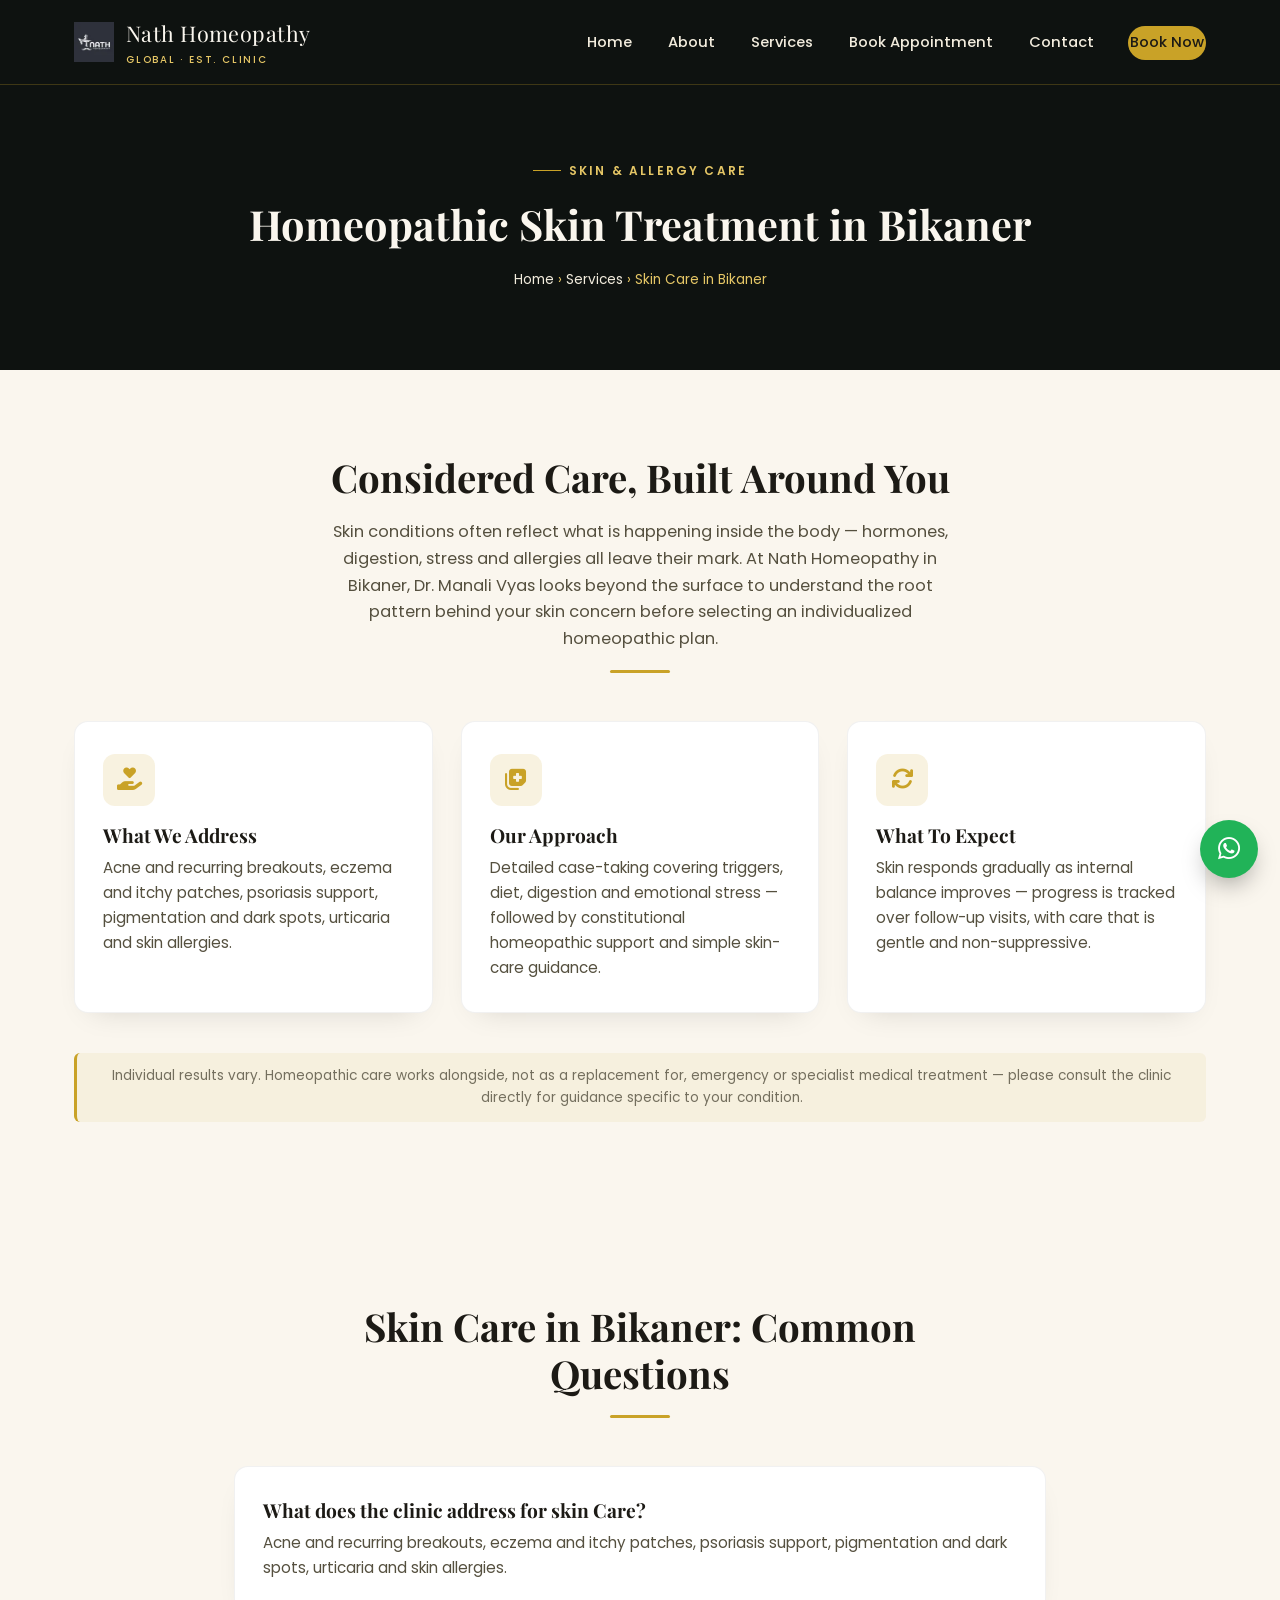
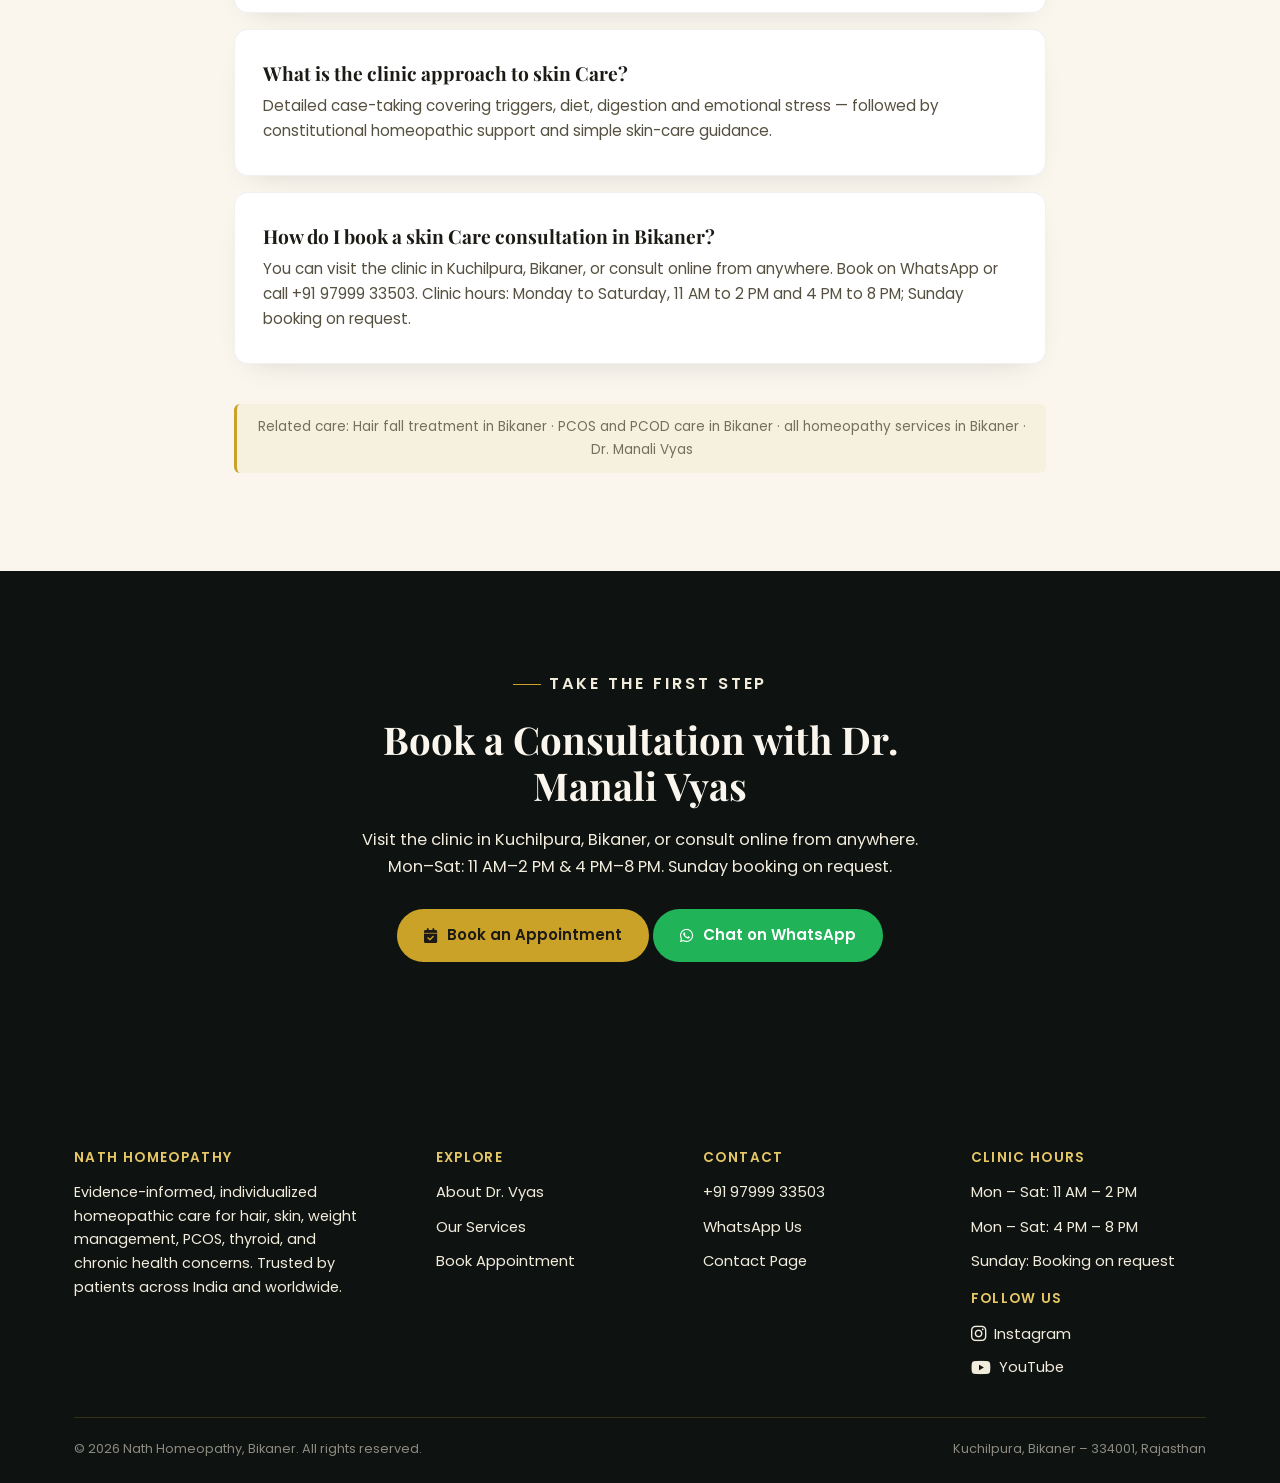
<file: skin-treatment-bikaner.html>
<!DOCTYPE html>
<html lang="en">
<head>
<meta charset="UTF-8">
<meta name="viewport" content="width=device-width, initial-scale=1.0">
<title>Skin Treatment in Bikaner | Nath Homeopathy</title>
<meta name="description" content="Homeopathic skin care in Bikaner by Dr. Manali Vyas. Support for acne, eczema, psoriasis, pigmentation and allergies.">
<meta name="robots" content="index, follow">
<meta name="theme-color" content="#0e1210">
<link rel="canonical" href="https://www.nathhomeopathy.com/skin-treatment-bikaner.html">

<meta property="og:type" content="website">
<meta property="og:site_name" content="Nath Homeopathy">
<meta property="og:locale" content="en_IN">
<meta property="og:url" content="https://www.nathhomeopathy.com/skin-treatment-bikaner.html">
<meta property="og:title" content="Skin Care in Bikaner">
<meta property="og:description" content="Homeopathic skin care in Bikaner by Dr. Manali Vyas. Individualized support for acne, eczema, psoriasis, pigmentation and allergies. Clinic & online consultations.">
<meta property="og:image" content="https://www.nathhomeopathy.com/og-image.png">
<meta property="og:image:width" content="1200">
<meta property="og:image:height" content="630">

<meta name="twitter:card" content="summary_large_image">
<meta name="twitter:title" content="Skin Care in Bikaner">
<meta name="twitter:description" content="Homeopathic skin care in Bikaner by Dr. Manali Vyas. Individualized support for acne, eczema, psoriasis, pigmentation and allergies. Clinic & online consultations.">
<meta name="twitter:image" content="https://www.nathhomeopathy.com/og-image.png">

<link rel="icon" type="image/x-icon" href="favicon.ico">
<link rel="icon" type="image/png" sizes="96x96" href="favicon-96.png">
<link rel="icon" type="image/png" sizes="48x48" href="favicon-48.png">
<link rel="icon" type="image/png" sizes="32x32" href="favicon-32.png">
<link rel="icon" type="image/png" sizes="16x16" href="favicon-16.png">
<link rel="apple-touch-icon" sizes="180x180" href="apple-touch-icon.png">

<link rel="preconnect" href="https://fonts.googleapis.com">
<link rel="preconnect" href="https://fonts.gstatic.com" crossorigin>
<link href="https://fonts.googleapis.com/css2?family=Playfair+Display:ital,wght@0,500;0,600;0,700;1,600&family=Poppins:wght@300;400;500;600;700&display=swap" rel="stylesheet">
<link rel="stylesheet" href="https://cdnjs.cloudflare.com/ajax/libs/font-awesome/6.5.1/css/all.min.css" media="print" onload="this.media='all'"><noscript><link rel="stylesheet" href="https://cdnjs.cloudflare.com/ajax/libs/font-awesome/6.5.1/css/all.min.css"></noscript>
<link rel="stylesheet" href="style.css">

<script type="application/ld+json">
{
  "@context": "https://schema.org",
  "@type": "BreadcrumbList",
  "itemListElement": [
    { "@type": "ListItem", "position": 1, "name": "Home", "item": "https://www.nathhomeopathy.com/" },
    { "@type": "ListItem", "position": 2, "name": "Services", "item": "https://www.nathhomeopathy.com/services.html" },
    { "@type": "ListItem", "position": 3, "name": "Skin Care in Bikaner", "item": "https://www.nathhomeopathy.com/skin-treatment-bikaner.html" }
  ]
}
</script>
<script type="application/ld+json">
{"@context":"https://schema.org","@type":"FAQPage","mainEntity":[{"@type":"Question","name":"What does the clinic address for skin Care?","acceptedAnswer":{"@type":"Answer","text":"Acne and recurring breakouts, eczema and itchy patches, psoriasis support, pigmentation and dark spots, urticaria and skin allergies."}},{"@type":"Question","name":"What is the clinic approach to skin Care?","acceptedAnswer":{"@type":"Answer","text":"Detailed case-taking covering triggers, diet, digestion and emotional stress — followed by constitutional homeopathic support and simple skin-care guidance."}},{"@type":"Question","name":"How do I book a skin Care consultation in Bikaner?","acceptedAnswer":{"@type":"Answer","text":"You can visit the clinic in Kuchilpura, Bikaner, or consult online from anywhere. Book on WhatsApp or call +91 97999 33503. Clinic hours: Monday to Saturday, 11 AM to 2 PM and 4 PM to 8 PM; Sunday booking on request."}}]}
</script>
</head>
<body>
<a href="#main" class="skip-link">Skip to main content</a>

<header class="site-header">
  <div class="container nav-wrap">
    <a href="index.html" class="brand">
      <img src="logo-96.webp" alt="Nath Homeopathy logo" class="brand-mark-img" width="40" height="40">
      <span>Nath Homeopathy<small>Global &middot; Est. Clinic</small></span>
    </a>
    <button class="nav-toggle" aria-label="Toggle navigation menu" aria-expanded="false">
      <i class="fa-solid fa-bars" aria-hidden="true"></i>
    </button>
    <ul class="nav-links">
      <li><a href="index.html">Home</a></li>
      <li><a href="about.html">About</a></li>
      <li><a href="services.html">Services</a></li>
      <li><a href="booking.html">Book Appointment</a></li>
      <li><a href="contact.html">Contact</a></li>
      <li><a class="nav-cta" href="booking.html">Book Now</a></li>
    </ul>
  </div>
</header>

<main id="main">

  <section class="page-hero">
    <div class="container">
      <p class="eyebrow">Skin & Allergy Care</p>
      <h1>Homeopathic Skin Treatment in Bikaner</h1>
      <p class="breadcrumb"><a href="index.html">Home</a> &rsaquo; <a href="services.html">Services</a> &rsaquo; Skin Care in Bikaner</p>
    </div>
  </section>

  <section>
    <div class="container">
      <div class="section-head">
        <h2>Considered Care, Built Around You</h2>
        <p>Skin conditions often reflect what is happening inside the body — hormones, digestion, stress and allergies all leave their mark. At Nath Homeopathy in Bikaner, Dr. Manali Vyas looks beyond the surface to understand the root pattern behind your skin concern before selecting an individualized homeopathic plan.</p>
        <div class="divider-gold" aria-hidden="true"></div>
      </div>
      <div class="grid-3">
        <div class="card">
          <div class="icon-badge" aria-hidden="true"><i class="fa-solid fa-hand-holding-heart"></i></div>
          <h3>What We Address</h3>
          <p>Acne and recurring breakouts, eczema and itchy patches, psoriasis support, pigmentation and dark spots, urticaria and skin allergies.</p>
        </div>
        <div class="card">
          <div class="icon-badge" aria-hidden="true"><i class="fa-solid fa-notes-medical"></i></div>
          <h3>Our Approach</h3>
          <p>Detailed case-taking covering triggers, diet, digestion and emotional stress — followed by constitutional homeopathic support and simple skin-care guidance.</p>
        </div>
        <div class="card">
          <div class="icon-badge" aria-hidden="true"><i class="fa-solid fa-arrows-rotate"></i></div>
          <h3>What To Expect</h3>
          <p>Skin responds gradually as internal balance improves — progress is tracked over follow-up visits, with care that is gentle and non-suppressive.</p>
        </div>
      </div>
      <p class="text-center note mt-40">Individual results vary. Homeopathic care works alongside, not as a replacement for, emergency or specialist medical treatment — please consult the clinic directly for guidance specific to your condition.</p>
    </div>
  </section>

  <section id="faq">
    <div class="container" style="max-width:860px">
      <div class="section-head">
        <h2>Skin Care in Bikaner: Common Questions</h2>
        <div class="divider-gold" aria-hidden="true"></div>
      </div>
      <div class="card" style="margin-bottom:16px"><h3>What does the clinic address for skin Care?</h3><p>Acne and recurring breakouts, eczema and itchy patches, psoriasis support, pigmentation and dark spots, urticaria and skin allergies.</p></div>
      <div class="card" style="margin-bottom:16px"><h3>What is the clinic approach to skin Care?</h3><p>Detailed case-taking covering triggers, diet, digestion and emotional stress — followed by constitutional homeopathic support and simple skin-care guidance.</p></div>
      <div class="card" style="margin-bottom:16px"><h3>How do I book a skin Care consultation in Bikaner?</h3><p>You can visit the clinic in Kuchilpura, Bikaner, or consult online from anywhere. Book on WhatsApp or call +91 97999 33503. Clinic hours: Monday to Saturday, 11 AM to 2 PM and 4 PM to 8 PM; Sunday booking on request.</p></div>
      <p class="text-center note mt-40">Related care: <a href="hair-fall-treatment-bikaner.html">Hair fall treatment in Bikaner</a> &middot; <a href="pcos-treatment-bikaner.html">PCOS and PCOD care in Bikaner</a> &middot; <a href="services.html">all homeopathy services in Bikaner</a> &middot; <a href="about.html">Dr. Manali Vyas</a></p>
    </div>
  </section>

  <section class="section-dark">
    <div class="container section-head">
      <p class="eyebrow">Take The First Step</p>
      <h2>Book a Consultation with Dr. Manali Vyas</h2>
      <p>Visit the clinic in Kuchilpura, Bikaner, or consult online from anywhere. Mon–Sat: 11 AM–2 PM &amp; 4 PM–8 PM. Sunday booking on request.</p>
      <p class="text-center" style="margin-top:28px;">
        <a href="booking.html" class="btn btn-gold"><i class="fa-solid fa-calendar-check" aria-hidden="true"></i> Book an Appointment</a>
        <a href="#" class="btn btn-whatsapp" data-wa-message="Hello Nath Homeopathy, I'd like a consultation for a skin concern."><i class="fa-brands fa-whatsapp" aria-hidden="true"></i> Chat on WhatsApp</a>
      </p>
    </div>
  </section>

</main>

<a href="#" class="float-whatsapp" data-wa-message="Hello Nath Homeopathy, I'd like to book a consultation." aria-label="Chat with Nath Homeopathy on WhatsApp">
  <i class="fa-brands fa-whatsapp" aria-hidden="true"></i>
</a>

<footer class="site-footer">
  <div class="container">
    <div class="footer-grid">
      <div>
        <h4>Nath Homeopathy</h4>
        <p style="font-size:0.9rem; color:var(--color-cream-alt); max-width:32ch;">Evidence-informed, individualized homeopathic care for hair, skin, weight management, PCOS, thyroid, and chronic health concerns. Trusted by patients across India and worldwide.</p>
      </div>
      <div>
        <h4>Explore</h4>
        <ul>
          <li><a href="about.html">About Dr. Vyas</a></li>
          <li><a href="services.html">Our Services</a></li>
          <li><a href="booking.html">Book Appointment</a></li>
        </ul>
      </div>
      <div>
        <h4>Contact</h4>
        <ul>
          <li><a href="tel:+919799933503">+91 97999 33503</a></li>
          <li><a href="#" data-wa-message="Hello Nath Homeopathy, I'd like more information.">WhatsApp Us</a></li>
          <li><a href="contact.html">Contact Page</a></li>
        </ul>
      </div>
      <div>
        <h4>Clinic Hours</h4>
        <ul>
          <li>Mon &ndash; Sat: 11 AM &ndash; 2 PM</li>
          <li>Mon &ndash; Sat: 4 PM &ndash; 8 PM</li>
          <li>Sunday: Booking on request</li>
        </ul>
        <h4 style="margin-top:18px;">Follow Us</h4>
        <ul style="display:flex; flex-direction:column; gap:8px; padding:0; list-style:none;">
          <li style="margin:0;"><a href="https://www.instagram.com/nath_homeopathy?igsh=MTBobWNwbno0eWppMQ==" target="_blank" rel="noopener" style="display:inline-flex; align-items:center; gap:8px;"><i class="fa-brands fa-instagram" aria-hidden="true" style="font-size:1.1rem;"></i> Instagram</a></li>
          <li style="margin:0;"><a href="https://youtube.com/@nathhomeopathy?si=1PNjmXUseuhuSY7g" target="_blank" rel="noopener" style="display:inline-flex; align-items:center; gap:8px;"><i class="fa-brands fa-youtube" aria-hidden="true" style="font-size:1.1rem;"></i> YouTube</a></li>
        </ul>
      </div>
    </div>
    <div class="footer-bottom">
      <span>&copy; 2026 Nath Homeopathy, Bikaner. All rights reserved.</span>
      <span>Kuchilpura, Bikaner &ndash; 334001, Rajasthan</span>
    </div>
  </div>
</footer>

<script src="script.js"></script>
</body>
</html>
</file>
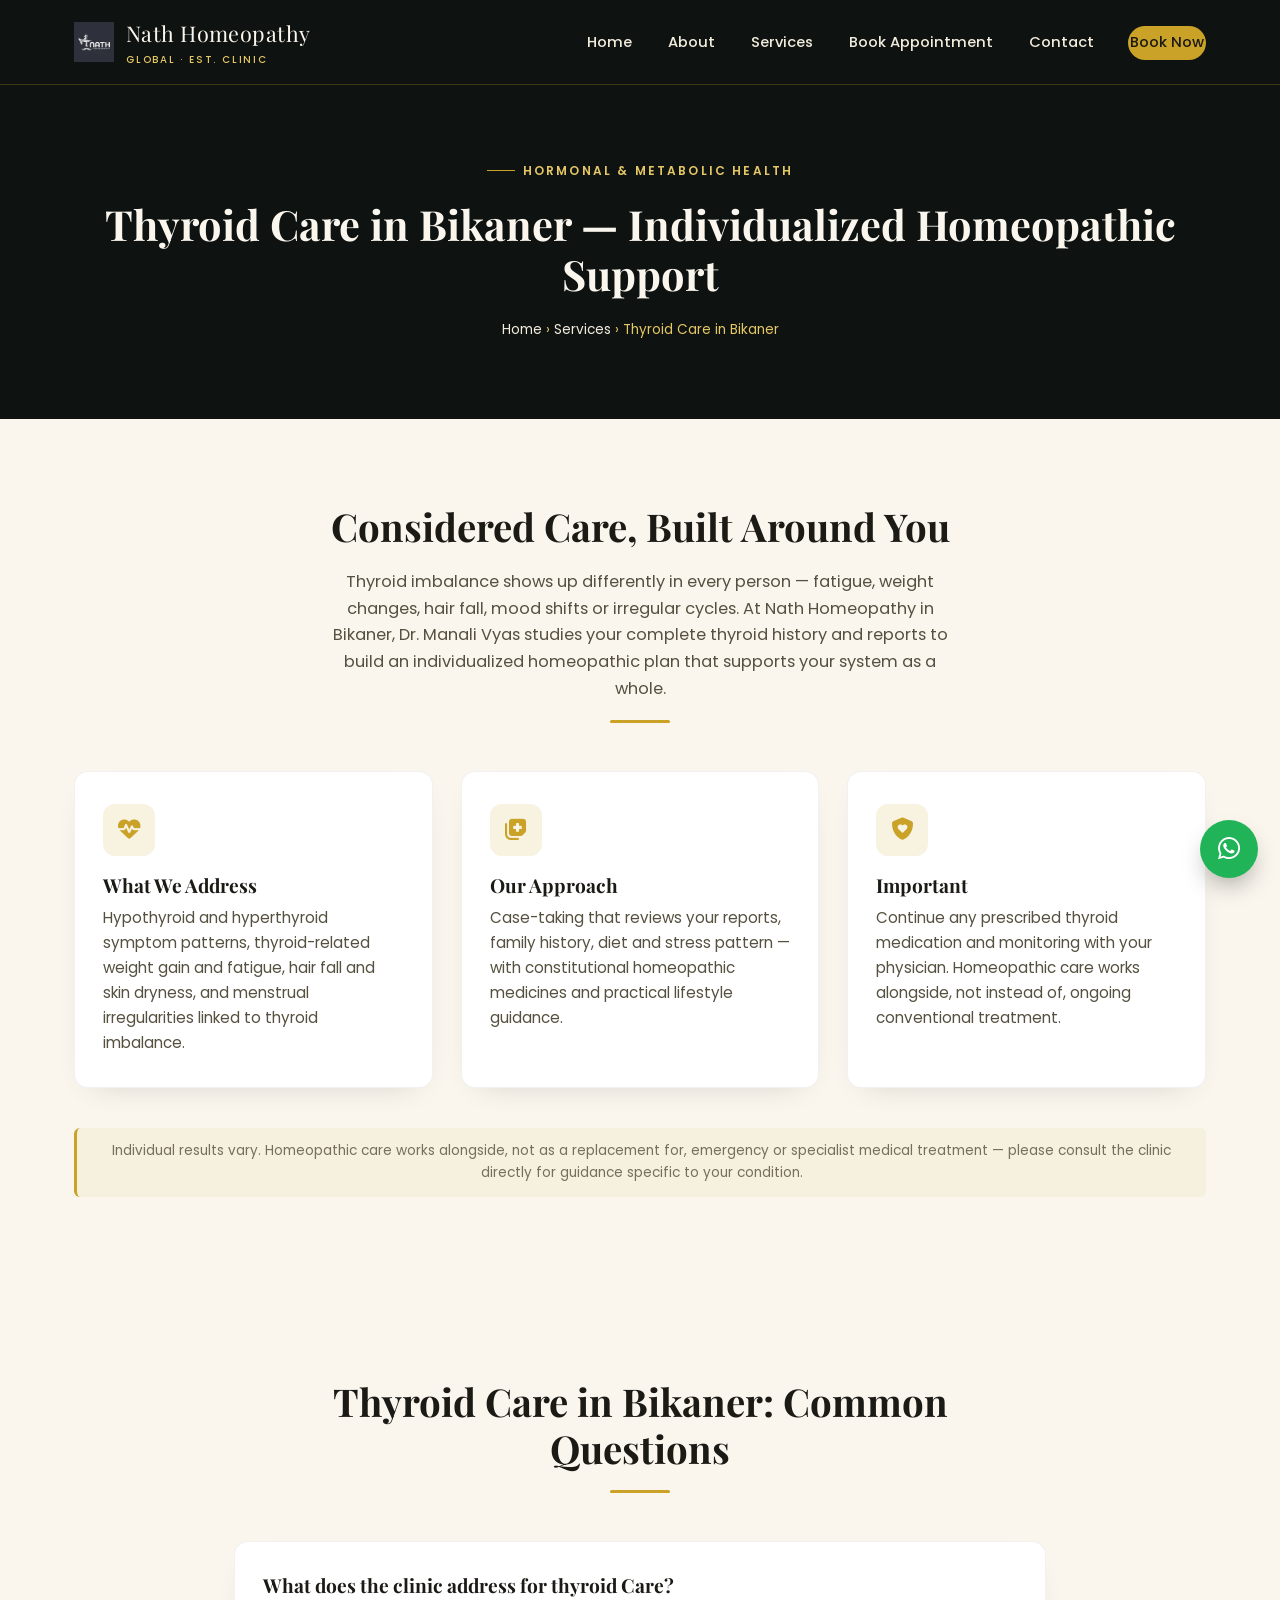
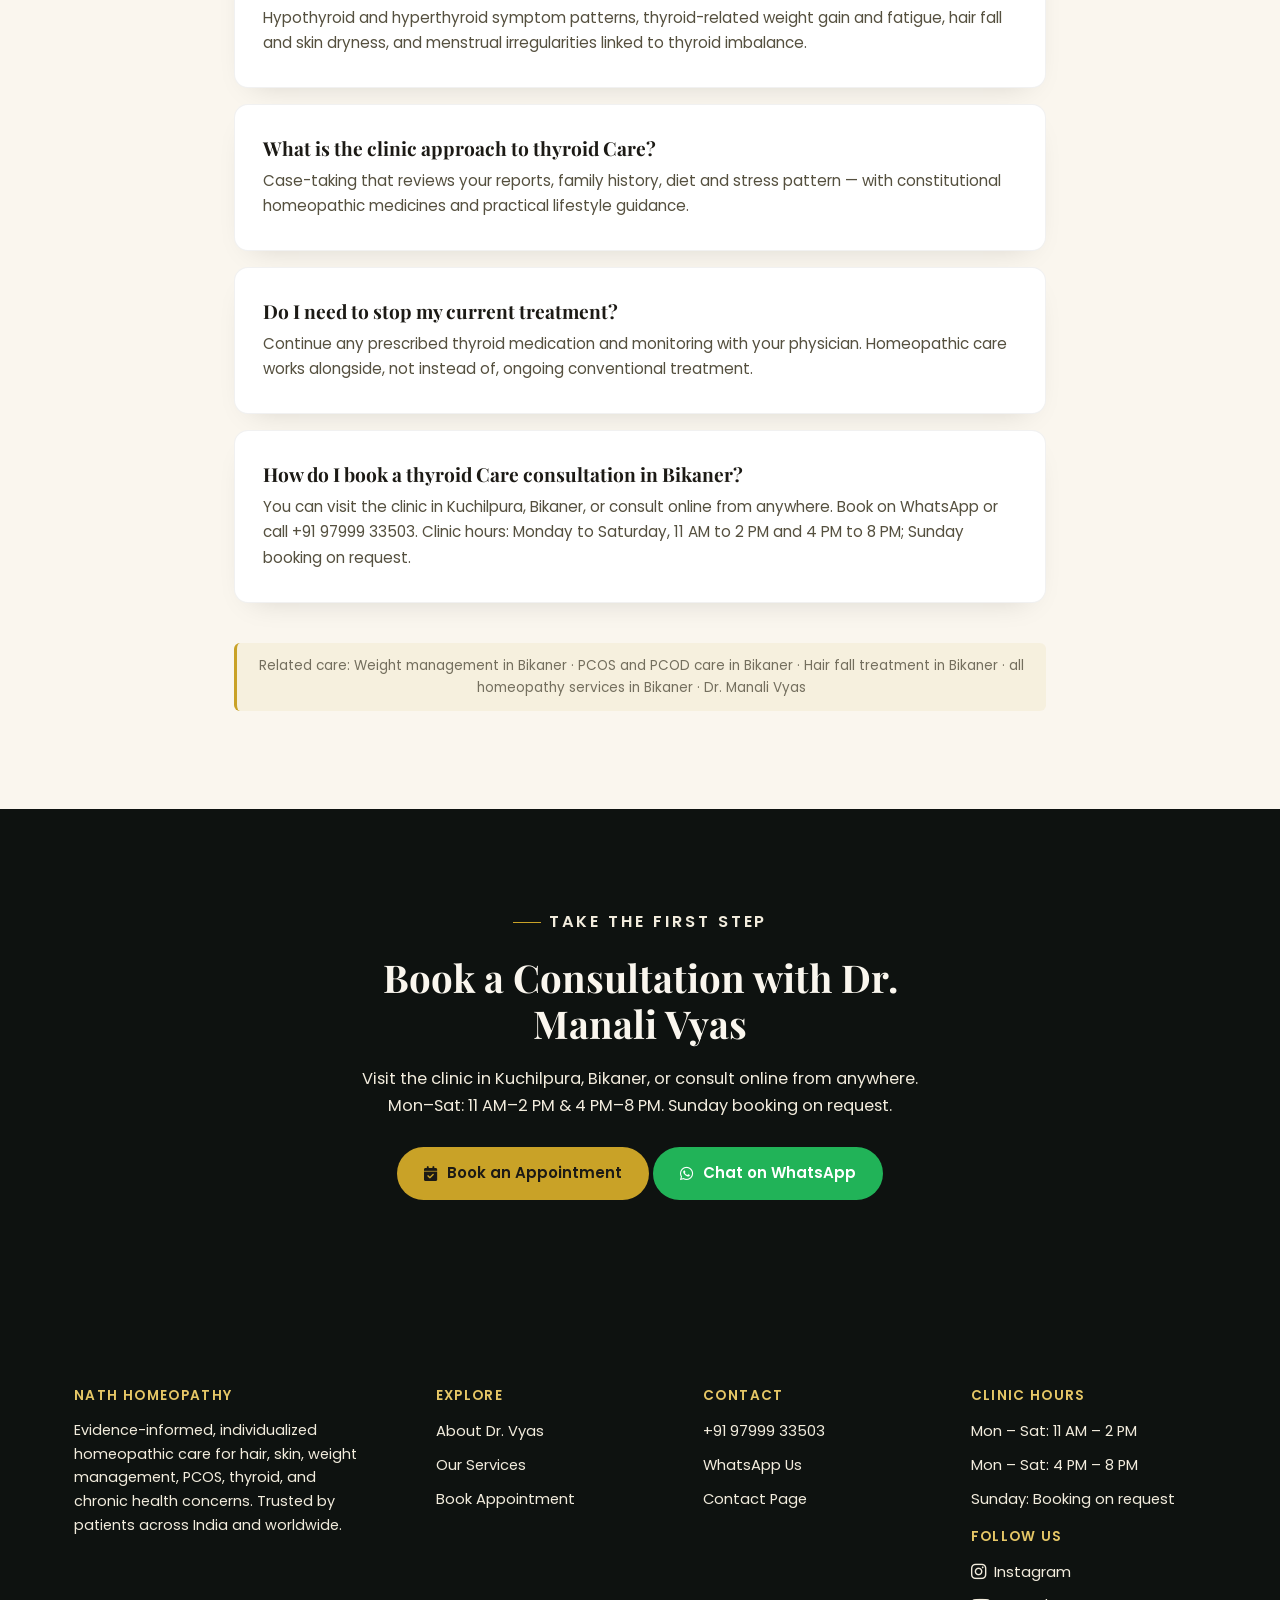
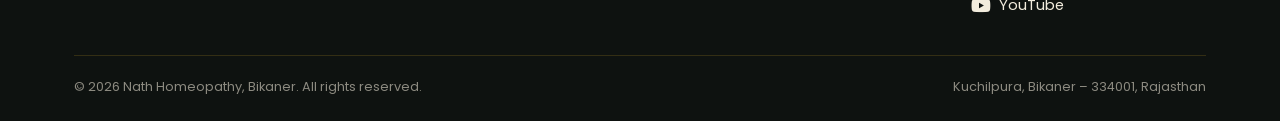
<file: thyroid-treatment-bikaner.html>
<!DOCTYPE html>
<html lang="en">
<head>
<meta charset="UTF-8">
<meta name="viewport" content="width=device-width, initial-scale=1.0">
<title>Thyroid Treatment in Bikaner | Nath Homeopathy</title>
<meta name="description" content="Homeopathic thyroid care in Bikaner by Dr. Manali Vyas. Support for hypo and hyperthyroid concerns, weight and energy issues.">
<meta name="robots" content="index, follow">
<meta name="theme-color" content="#0e1210">
<link rel="canonical" href="https://www.nathhomeopathy.com/thyroid-treatment-bikaner.html">

<meta property="og:type" content="website">
<meta property="og:site_name" content="Nath Homeopathy">
<meta property="og:locale" content="en_IN">
<meta property="og:url" content="https://www.nathhomeopathy.com/thyroid-treatment-bikaner.html">
<meta property="og:title" content="Thyroid Care in Bikaner">
<meta property="og:description" content="Homeopathic thyroid care in Bikaner by Dr. Manali Vyas. Individualized support for hypothyroid and hyperthyroid concerns, weight and energy issues. Clinic & online consultations.">
<meta property="og:image" content="https://www.nathhomeopathy.com/og-image.png">
<meta property="og:image:width" content="1200">
<meta property="og:image:height" content="630">

<meta name="twitter:card" content="summary_large_image">
<meta name="twitter:title" content="Thyroid Care in Bikaner">
<meta name="twitter:description" content="Homeopathic thyroid care in Bikaner by Dr. Manali Vyas. Individualized support for hypothyroid and hyperthyroid concerns, weight and energy issues. Clinic & online consultations.">
<meta name="twitter:image" content="https://www.nathhomeopathy.com/og-image.png">

<link rel="icon" type="image/x-icon" href="favicon.ico">
<link rel="icon" type="image/png" sizes="96x96" href="favicon-96.png">
<link rel="icon" type="image/png" sizes="48x48" href="favicon-48.png">
<link rel="icon" type="image/png" sizes="32x32" href="favicon-32.png">
<link rel="icon" type="image/png" sizes="16x16" href="favicon-16.png">
<link rel="apple-touch-icon" sizes="180x180" href="apple-touch-icon.png">

<link rel="preconnect" href="https://fonts.googleapis.com">
<link rel="preconnect" href="https://fonts.gstatic.com" crossorigin>
<link href="https://fonts.googleapis.com/css2?family=Playfair+Display:ital,wght@0,500;0,600;0,700;1,600&family=Poppins:wght@300;400;500;600;700&display=swap" rel="stylesheet">
<link rel="stylesheet" href="https://cdnjs.cloudflare.com/ajax/libs/font-awesome/6.5.1/css/all.min.css" media="print" onload="this.media='all'"><noscript><link rel="stylesheet" href="https://cdnjs.cloudflare.com/ajax/libs/font-awesome/6.5.1/css/all.min.css"></noscript>
<link rel="stylesheet" href="style.css">

<script type="application/ld+json">
{
  "@context": "https://schema.org",
  "@type": "BreadcrumbList",
  "itemListElement": [
    { "@type": "ListItem", "position": 1, "name": "Home", "item": "https://www.nathhomeopathy.com/" },
    { "@type": "ListItem", "position": 2, "name": "Services", "item": "https://www.nathhomeopathy.com/services.html" },
    { "@type": "ListItem", "position": 3, "name": "Thyroid Care in Bikaner", "item": "https://www.nathhomeopathy.com/thyroid-treatment-bikaner.html" }
  ]
}
</script>
<script type="application/ld+json">
{"@context":"https://schema.org","@type":"FAQPage","mainEntity":[{"@type":"Question","name":"What does the clinic address for thyroid Care?","acceptedAnswer":{"@type":"Answer","text":"Hypothyroid and hyperthyroid symptom patterns, thyroid-related weight gain and fatigue, hair fall and skin dryness, and menstrual irregularities linked to thyroid imbalance."}},{"@type":"Question","name":"What is the clinic approach to thyroid Care?","acceptedAnswer":{"@type":"Answer","text":"Case-taking that reviews your reports, family history, diet and stress pattern — with constitutional homeopathic medicines and practical lifestyle guidance."}},{"@type":"Question","name":"Do I need to stop my current treatment?","acceptedAnswer":{"@type":"Answer","text":"Continue any prescribed thyroid medication and monitoring with your physician. Homeopathic care works alongside, not instead of, ongoing conventional treatment."}},{"@type":"Question","name":"How do I book a thyroid Care consultation in Bikaner?","acceptedAnswer":{"@type":"Answer","text":"You can visit the clinic in Kuchilpura, Bikaner, or consult online from anywhere. Book on WhatsApp or call +91 97999 33503. Clinic hours: Monday to Saturday, 11 AM to 2 PM and 4 PM to 8 PM; Sunday booking on request."}}]}
</script>
</head>
<body>
<a href="#main" class="skip-link">Skip to main content</a>

<header class="site-header">
  <div class="container nav-wrap">
    <a href="index.html" class="brand">
      <img src="logo-96.webp" alt="Nath Homeopathy logo" class="brand-mark-img" width="40" height="40">
      <span>Nath Homeopathy<small>Global &middot; Est. Clinic</small></span>
    </a>
    <button class="nav-toggle" aria-label="Toggle navigation menu" aria-expanded="false">
      <i class="fa-solid fa-bars" aria-hidden="true"></i>
    </button>
    <ul class="nav-links">
      <li><a href="index.html">Home</a></li>
      <li><a href="about.html">About</a></li>
      <li><a href="services.html">Services</a></li>
      <li><a href="booking.html">Book Appointment</a></li>
      <li><a href="contact.html">Contact</a></li>
      <li><a class="nav-cta" href="booking.html">Book Now</a></li>
    </ul>
  </div>
</header>

<main id="main">

  <section class="page-hero">
    <div class="container">
      <p class="eyebrow">Hormonal & Metabolic Health</p>
      <h1>Thyroid Care in Bikaner — Individualized Homeopathic Support</h1>
      <p class="breadcrumb"><a href="index.html">Home</a> &rsaquo; <a href="services.html">Services</a> &rsaquo; Thyroid Care in Bikaner</p>
    </div>
  </section>

  <section>
    <div class="container">
      <div class="section-head">
        <h2>Considered Care, Built Around You</h2>
        <p>Thyroid imbalance shows up differently in every person — fatigue, weight changes, hair fall, mood shifts or irregular cycles. At Nath Homeopathy in Bikaner, Dr. Manali Vyas studies your complete thyroid history and reports to build an individualized homeopathic plan that supports your system as a whole.</p>
        <div class="divider-gold" aria-hidden="true"></div>
      </div>
      <div class="grid-3">
        <div class="card">
          <div class="icon-badge" aria-hidden="true"><i class="fa-solid fa-heart-pulse"></i></div>
          <h3>What We Address</h3>
          <p>Hypothyroid and hyperthyroid symptom patterns, thyroid-related weight gain and fatigue, hair fall and skin dryness, and menstrual irregularities linked to thyroid imbalance.</p>
        </div>
        <div class="card">
          <div class="icon-badge" aria-hidden="true"><i class="fa-solid fa-notes-medical"></i></div>
          <h3>Our Approach</h3>
          <p>Case-taking that reviews your reports, family history, diet and stress pattern — with constitutional homeopathic medicines and practical lifestyle guidance.</p>
        </div>
        <div class="card">
          <div class="icon-badge" aria-hidden="true"><i class="fa-solid fa-shield-heart"></i></div>
          <h3>Important</h3>
          <p>Continue any prescribed thyroid medication and monitoring with your physician. Homeopathic care works alongside, not instead of, ongoing conventional treatment.</p>
        </div>
      </div>
      <p class="text-center note mt-40">Individual results vary. Homeopathic care works alongside, not as a replacement for, emergency or specialist medical treatment — please consult the clinic directly for guidance specific to your condition.</p>
    </div>
  </section>

  <section id="faq">
    <div class="container" style="max-width:860px">
      <div class="section-head">
        <h2>Thyroid Care in Bikaner: Common Questions</h2>
        <div class="divider-gold" aria-hidden="true"></div>
      </div>
      <div class="card" style="margin-bottom:16px"><h3>What does the clinic address for thyroid Care?</h3><p>Hypothyroid and hyperthyroid symptom patterns, thyroid-related weight gain and fatigue, hair fall and skin dryness, and menstrual irregularities linked to thyroid imbalance.</p></div>
      <div class="card" style="margin-bottom:16px"><h3>What is the clinic approach to thyroid Care?</h3><p>Case-taking that reviews your reports, family history, diet and stress pattern — with constitutional homeopathic medicines and practical lifestyle guidance.</p></div>
      <div class="card" style="margin-bottom:16px"><h3>Do I need to stop my current treatment?</h3><p>Continue any prescribed thyroid medication and monitoring with your physician. Homeopathic care works alongside, not instead of, ongoing conventional treatment.</p></div>
      <div class="card" style="margin-bottom:16px"><h3>How do I book a thyroid Care consultation in Bikaner?</h3><p>You can visit the clinic in Kuchilpura, Bikaner, or consult online from anywhere. Book on WhatsApp or call +91 97999 33503. Clinic hours: Monday to Saturday, 11 AM to 2 PM and 4 PM to 8 PM; Sunday booking on request.</p></div>
      <p class="text-center note mt-40">Related care: <a href="weight-loss-treatment-bikaner.html">Weight management in Bikaner</a> &middot; <a href="pcos-treatment-bikaner.html">PCOS and PCOD care in Bikaner</a> &middot; <a href="hair-fall-treatment-bikaner.html">Hair fall treatment in Bikaner</a> &middot; <a href="services.html">all homeopathy services in Bikaner</a> &middot; <a href="about.html">Dr. Manali Vyas</a></p>
    </div>
  </section>

  <section class="section-dark">
    <div class="container section-head">
      <p class="eyebrow">Take The First Step</p>
      <h2>Book a Consultation with Dr. Manali Vyas</h2>
      <p>Visit the clinic in Kuchilpura, Bikaner, or consult online from anywhere. Mon–Sat: 11 AM–2 PM &amp; 4 PM–8 PM. Sunday booking on request.</p>
      <p class="text-center" style="margin-top:28px;">
        <a href="booking.html" class="btn btn-gold"><i class="fa-solid fa-calendar-check" aria-hidden="true"></i> Book an Appointment</a>
        <a href="#" class="btn btn-whatsapp" data-wa-message="Hello Nath Homeopathy, I'd like a consultation for thyroid care."><i class="fa-brands fa-whatsapp" aria-hidden="true"></i> Chat on WhatsApp</a>
      </p>
    </div>
  </section>

</main>

<a href="#" class="float-whatsapp" data-wa-message="Hello Nath Homeopathy, I'd like to book a consultation." aria-label="Chat with Nath Homeopathy on WhatsApp">
  <i class="fa-brands fa-whatsapp" aria-hidden="true"></i>
</a>

<footer class="site-footer">
  <div class="container">
    <div class="footer-grid">
      <div>
        <h4>Nath Homeopathy</h4>
        <p style="font-size:0.9rem; color:var(--color-cream-alt); max-width:32ch;">Evidence-informed, individualized homeopathic care for hair, skin, weight management, PCOS, thyroid, and chronic health concerns. Trusted by patients across India and worldwide.</p>
      </div>
      <div>
        <h4>Explore</h4>
        <ul>
          <li><a href="about.html">About Dr. Vyas</a></li>
          <li><a href="services.html">Our Services</a></li>
          <li><a href="booking.html">Book Appointment</a></li>
        </ul>
      </div>
      <div>
        <h4>Contact</h4>
        <ul>
          <li><a href="tel:+919799933503">+91 97999 33503</a></li>
          <li><a href="#" data-wa-message="Hello Nath Homeopathy, I'd like more information.">WhatsApp Us</a></li>
          <li><a href="contact.html">Contact Page</a></li>
        </ul>
      </div>
      <div>
        <h4>Clinic Hours</h4>
        <ul>
          <li>Mon &ndash; Sat: 11 AM &ndash; 2 PM</li>
          <li>Mon &ndash; Sat: 4 PM &ndash; 8 PM</li>
          <li>Sunday: Booking on request</li>
        </ul>
        <h4 style="margin-top:18px;">Follow Us</h4>
        <ul style="display:flex; flex-direction:column; gap:8px; padding:0; list-style:none;">
          <li style="margin:0;"><a href="https://www.instagram.com/nath_homeopathy?igsh=MTBobWNwbno0eWppMQ==" target="_blank" rel="noopener" style="display:inline-flex; align-items:center; gap:8px;"><i class="fa-brands fa-instagram" aria-hidden="true" style="font-size:1.1rem;"></i> Instagram</a></li>
          <li style="margin:0;"><a href="https://youtube.com/@nathhomeopathy?si=1PNjmXUseuhuSY7g" target="_blank" rel="noopener" style="display:inline-flex; align-items:center; gap:8px;"><i class="fa-brands fa-youtube" aria-hidden="true" style="font-size:1.1rem;"></i> YouTube</a></li>
        </ul>
      </div>
    </div>
    <div class="footer-bottom">
      <span>&copy; 2026 Nath Homeopathy, Bikaner. All rights reserved.</span>
      <span>Kuchilpura, Bikaner &ndash; 334001, Rajasthan</span>
    </div>
  </div>
</footer>

<script src="script.js"></script>
</body>
</html>
</file>
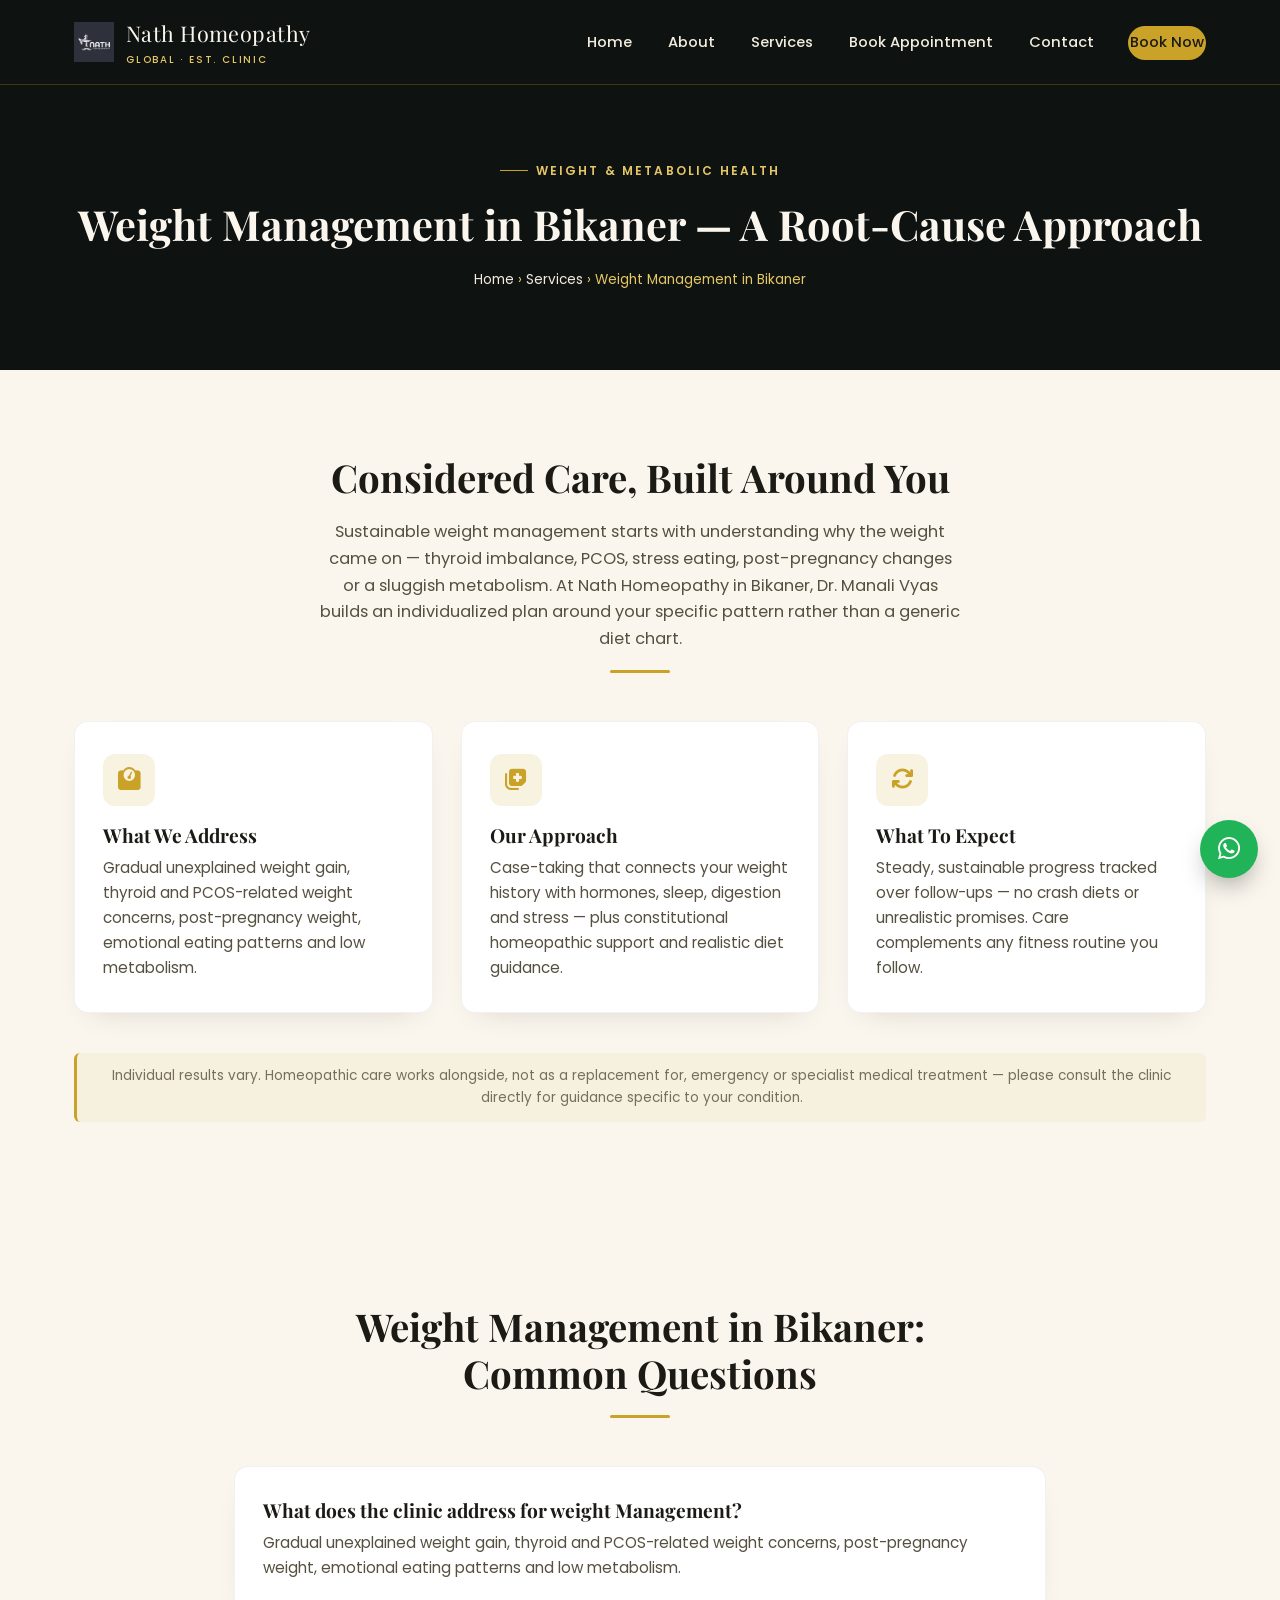
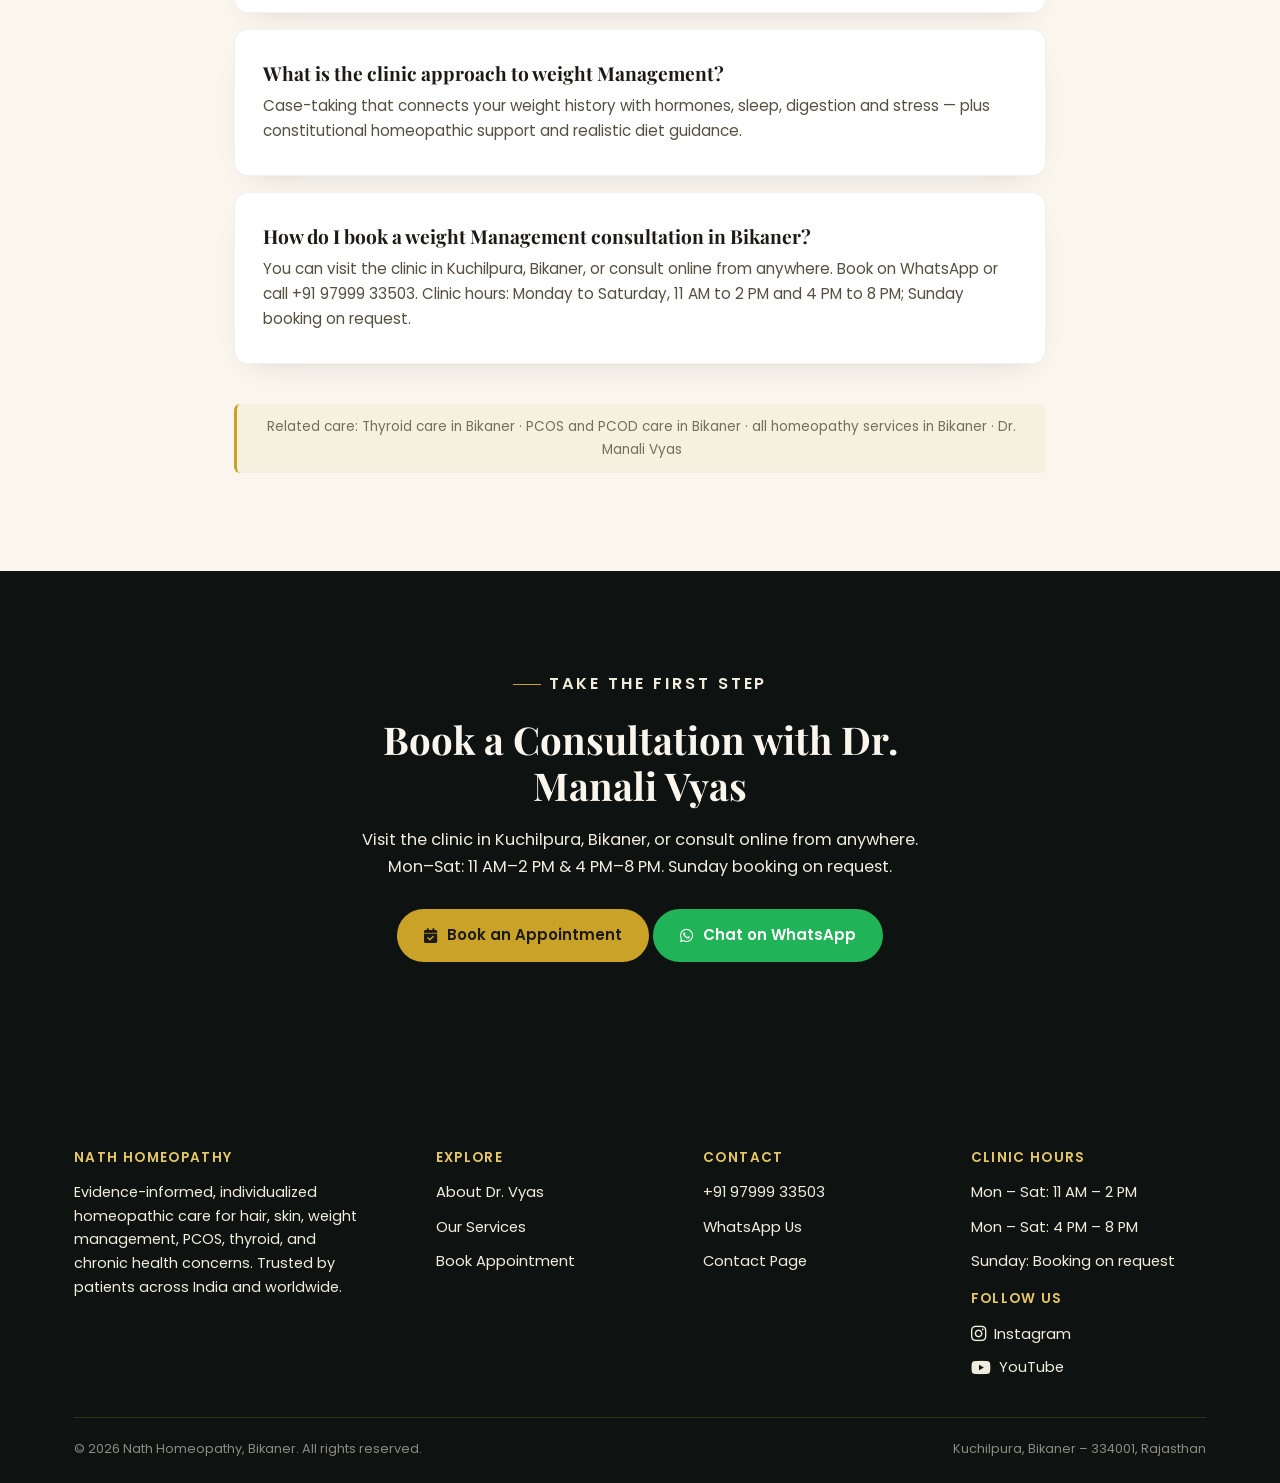
<file: weight-loss-treatment-bikaner.html>
<!DOCTYPE html>
<html lang="en">
<head>
<meta charset="UTF-8">
<meta name="viewport" content="width=device-width, initial-scale=1.0">
<title>Weight Loss Treatment in Bikaner | Nath Homeopathy</title>
<meta name="description" content="Homeopathic weight management in Bikaner by Dr. Manali Vyas. Support for metabolism, thyroid or PCOS-related weight gain.">
<meta name="robots" content="index, follow">
<meta name="theme-color" content="#0e1210">
<link rel="canonical" href="https://www.nathhomeopathy.com/weight-loss-treatment-bikaner.html">

<meta property="og:type" content="website">
<meta property="og:site_name" content="Nath Homeopathy">
<meta property="og:locale" content="en_IN">
<meta property="og:url" content="https://www.nathhomeopathy.com/weight-loss-treatment-bikaner.html">
<meta property="og:title" content="Weight Management in Bikaner">
<meta property="og:description" content="Homeopathic weight management in Bikaner by Dr. Manali Vyas. Individualized support for weight loss, metabolism, thyroid or PCOS-related weight gain. Clinic & online consultations.">
<meta property="og:image" content="https://www.nathhomeopathy.com/og-image.png">
<meta property="og:image:width" content="1200">
<meta property="og:image:height" content="630">

<meta name="twitter:card" content="summary_large_image">
<meta name="twitter:title" content="Weight Management in Bikaner">
<meta name="twitter:description" content="Homeopathic weight management in Bikaner by Dr. Manali Vyas. Individualized support for weight loss, metabolism, thyroid or PCOS-related weight gain. Clinic & online consultations.">
<meta name="twitter:image" content="https://www.nathhomeopathy.com/og-image.png">

<link rel="icon" type="image/x-icon" href="favicon.ico">
<link rel="icon" type="image/png" sizes="96x96" href="favicon-96.png">
<link rel="icon" type="image/png" sizes="48x48" href="favicon-48.png">
<link rel="icon" type="image/png" sizes="32x32" href="favicon-32.png">
<link rel="icon" type="image/png" sizes="16x16" href="favicon-16.png">
<link rel="apple-touch-icon" sizes="180x180" href="apple-touch-icon.png">

<link rel="preconnect" href="https://fonts.googleapis.com">
<link rel="preconnect" href="https://fonts.gstatic.com" crossorigin>
<link href="https://fonts.googleapis.com/css2?family=Playfair+Display:ital,wght@0,500;0,600;0,700;1,600&family=Poppins:wght@300;400;500;600;700&display=swap" rel="stylesheet">
<link rel="stylesheet" href="https://cdnjs.cloudflare.com/ajax/libs/font-awesome/6.5.1/css/all.min.css" media="print" onload="this.media='all'"><noscript><link rel="stylesheet" href="https://cdnjs.cloudflare.com/ajax/libs/font-awesome/6.5.1/css/all.min.css"></noscript>
<link rel="stylesheet" href="style.css">

<script type="application/ld+json">
{
  "@context": "https://schema.org",
  "@type": "BreadcrumbList",
  "itemListElement": [
    { "@type": "ListItem", "position": 1, "name": "Home", "item": "https://www.nathhomeopathy.com/" },
    { "@type": "ListItem", "position": 2, "name": "Services", "item": "https://www.nathhomeopathy.com/services.html" },
    { "@type": "ListItem", "position": 3, "name": "Weight Management in Bikaner", "item": "https://www.nathhomeopathy.com/weight-loss-treatment-bikaner.html" }
  ]
}
</script>
<script type="application/ld+json">
{"@context":"https://schema.org","@type":"FAQPage","mainEntity":[{"@type":"Question","name":"What does the clinic address for weight Management?","acceptedAnswer":{"@type":"Answer","text":"Gradual unexplained weight gain, thyroid and PCOS-related weight concerns, post-pregnancy weight, emotional eating patterns and low metabolism."}},{"@type":"Question","name":"What is the clinic approach to weight Management?","acceptedAnswer":{"@type":"Answer","text":"Case-taking that connects your weight history with hormones, sleep, digestion and stress — plus constitutional homeopathic support and realistic diet guidance."}},{"@type":"Question","name":"How do I book a weight Management consultation in Bikaner?","acceptedAnswer":{"@type":"Answer","text":"You can visit the clinic in Kuchilpura, Bikaner, or consult online from anywhere. Book on WhatsApp or call +91 97999 33503. Clinic hours: Monday to Saturday, 11 AM to 2 PM and 4 PM to 8 PM; Sunday booking on request."}}]}
</script>
</head>
<body>
<a href="#main" class="skip-link">Skip to main content</a>

<header class="site-header">
  <div class="container nav-wrap">
    <a href="index.html" class="brand">
      <img src="logo-96.webp" alt="Nath Homeopathy logo" class="brand-mark-img" width="40" height="40">
      <span>Nath Homeopathy<small>Global &middot; Est. Clinic</small></span>
    </a>
    <button class="nav-toggle" aria-label="Toggle navigation menu" aria-expanded="false">
      <i class="fa-solid fa-bars" aria-hidden="true"></i>
    </button>
    <ul class="nav-links">
      <li><a href="index.html">Home</a></li>
      <li><a href="about.html">About</a></li>
      <li><a href="services.html">Services</a></li>
      <li><a href="booking.html">Book Appointment</a></li>
      <li><a href="contact.html">Contact</a></li>
      <li><a class="nav-cta" href="booking.html">Book Now</a></li>
    </ul>
  </div>
</header>

<main id="main">

  <section class="page-hero">
    <div class="container">
      <p class="eyebrow">Weight & Metabolic Health</p>
      <h1>Weight Management in Bikaner — A Root-Cause Approach</h1>
      <p class="breadcrumb"><a href="index.html">Home</a> &rsaquo; <a href="services.html">Services</a> &rsaquo; Weight Management in Bikaner</p>
    </div>
  </section>

  <section>
    <div class="container">
      <div class="section-head">
        <h2>Considered Care, Built Around You</h2>
        <p>Sustainable weight management starts with understanding why the weight came on — thyroid imbalance, PCOS, stress eating, post-pregnancy changes or a sluggish metabolism. At Nath Homeopathy in Bikaner, Dr. Manali Vyas builds an individualized plan around your specific pattern rather than a generic diet chart.</p>
        <div class="divider-gold" aria-hidden="true"></div>
      </div>
      <div class="grid-3">
        <div class="card">
          <div class="icon-badge" aria-hidden="true"><i class="fa-solid fa-weight-scale"></i></div>
          <h3>What We Address</h3>
          <p>Gradual unexplained weight gain, thyroid and PCOS-related weight concerns, post-pregnancy weight, emotional eating patterns and low metabolism.</p>
        </div>
        <div class="card">
          <div class="icon-badge" aria-hidden="true"><i class="fa-solid fa-notes-medical"></i></div>
          <h3>Our Approach</h3>
          <p>Case-taking that connects your weight history with hormones, sleep, digestion and stress — plus constitutional homeopathic support and realistic diet guidance.</p>
        </div>
        <div class="card">
          <div class="icon-badge" aria-hidden="true"><i class="fa-solid fa-arrows-rotate"></i></div>
          <h3>What To Expect</h3>
          <p>Steady, sustainable progress tracked over follow-ups — no crash diets or unrealistic promises. Care complements any fitness routine you follow.</p>
        </div>
      </div>
      <p class="text-center note mt-40">Individual results vary. Homeopathic care works alongside, not as a replacement for, emergency or specialist medical treatment — please consult the clinic directly for guidance specific to your condition.</p>
    </div>
  </section>

  <section id="faq">
    <div class="container" style="max-width:860px">
      <div class="section-head">
        <h2>Weight Management in Bikaner: Common Questions</h2>
        <div class="divider-gold" aria-hidden="true"></div>
      </div>
      <div class="card" style="margin-bottom:16px"><h3>What does the clinic address for weight Management?</h3><p>Gradual unexplained weight gain, thyroid and PCOS-related weight concerns, post-pregnancy weight, emotional eating patterns and low metabolism.</p></div>
      <div class="card" style="margin-bottom:16px"><h3>What is the clinic approach to weight Management?</h3><p>Case-taking that connects your weight history with hormones, sleep, digestion and stress — plus constitutional homeopathic support and realistic diet guidance.</p></div>
      <div class="card" style="margin-bottom:16px"><h3>How do I book a weight Management consultation in Bikaner?</h3><p>You can visit the clinic in Kuchilpura, Bikaner, or consult online from anywhere. Book on WhatsApp or call +91 97999 33503. Clinic hours: Monday to Saturday, 11 AM to 2 PM and 4 PM to 8 PM; Sunday booking on request.</p></div>
      <p class="text-center note mt-40">Related care: <a href="thyroid-treatment-bikaner.html">Thyroid care in Bikaner</a> &middot; <a href="pcos-treatment-bikaner.html">PCOS and PCOD care in Bikaner</a> &middot; <a href="services.html">all homeopathy services in Bikaner</a> &middot; <a href="about.html">Dr. Manali Vyas</a></p>
    </div>
  </section>

  <section class="section-dark">
    <div class="container section-head">
      <p class="eyebrow">Take The First Step</p>
      <h2>Book a Consultation with Dr. Manali Vyas</h2>
      <p>Visit the clinic in Kuchilpura, Bikaner, or consult online from anywhere. Mon–Sat: 11 AM–2 PM &amp; 4 PM–8 PM. Sunday booking on request.</p>
      <p class="text-center" style="margin-top:28px;">
        <a href="booking.html" class="btn btn-gold"><i class="fa-solid fa-calendar-check" aria-hidden="true"></i> Book an Appointment</a>
        <a href="#" class="btn btn-whatsapp" data-wa-message="Hello Nath Homeopathy, I'd like a consultation for weight management."><i class="fa-brands fa-whatsapp" aria-hidden="true"></i> Chat on WhatsApp</a>
      </p>
    </div>
  </section>

</main>

<a href="#" class="float-whatsapp" data-wa-message="Hello Nath Homeopathy, I'd like to book a consultation." aria-label="Chat with Nath Homeopathy on WhatsApp">
  <i class="fa-brands fa-whatsapp" aria-hidden="true"></i>
</a>

<footer class="site-footer">
  <div class="container">
    <div class="footer-grid">
      <div>
        <h4>Nath Homeopathy</h4>
        <p style="font-size:0.9rem; color:var(--color-cream-alt); max-width:32ch;">Evidence-informed, individualized homeopathic care for hair, skin, weight management, PCOS, thyroid, and chronic health concerns. Trusted by patients across India and worldwide.</p>
      </div>
      <div>
        <h4>Explore</h4>
        <ul>
          <li><a href="about.html">About Dr. Vyas</a></li>
          <li><a href="services.html">Our Services</a></li>
          <li><a href="booking.html">Book Appointment</a></li>
        </ul>
      </div>
      <div>
        <h4>Contact</h4>
        <ul>
          <li><a href="tel:+919799933503">+91 97999 33503</a></li>
          <li><a href="#" data-wa-message="Hello Nath Homeopathy, I'd like more information.">WhatsApp Us</a></li>
          <li><a href="contact.html">Contact Page</a></li>
        </ul>
      </div>
      <div>
        <h4>Clinic Hours</h4>
        <ul>
          <li>Mon &ndash; Sat: 11 AM &ndash; 2 PM</li>
          <li>Mon &ndash; Sat: 4 PM &ndash; 8 PM</li>
          <li>Sunday: Booking on request</li>
        </ul>
        <h4 style="margin-top:18px;">Follow Us</h4>
        <ul style="display:flex; flex-direction:column; gap:8px; padding:0; list-style:none;">
          <li style="margin:0;"><a href="https://www.instagram.com/nath_homeopathy?igsh=MTBobWNwbno0eWppMQ==" target="_blank" rel="noopener" style="display:inline-flex; align-items:center; gap:8px;"><i class="fa-brands fa-instagram" aria-hidden="true" style="font-size:1.1rem;"></i> Instagram</a></li>
          <li style="margin:0;"><a href="https://youtube.com/@nathhomeopathy?si=1PNjmXUseuhuSY7g" target="_blank" rel="noopener" style="display:inline-flex; align-items:center; gap:8px;"><i class="fa-brands fa-youtube" aria-hidden="true" style="font-size:1.1rem;"></i> YouTube</a></li>
        </ul>
      </div>
    </div>
    <div class="footer-bottom">
      <span>&copy; 2026 Nath Homeopathy, Bikaner. All rights reserved.</span>
      <span>Kuchilpura, Bikaner &ndash; 334001, Rajasthan</span>
    </div>
  </div>
</footer>

<script src="script.js"></script>
</body>
</html>
</file>
<file: style.css>
/* ============================================================
   Nath Homeopathy — Premium Luxury Clinic Theme
   Design tokens
   ============================================================ */
:root {
  --color-bg-dark: #0e1210;
  --color-bg-dark-alt: #161c19;
  --color-cream: #faf6ee;
  --color-cream-alt: #f2ecdd;
  --color-ink: #1c1a15;
  --color-gold: #c9a227;
  --color-gold-light: #e6c766;
  --color-gold-soft: rgba(201, 162, 39, 0.14);
  --color-maroon: #7a2331;
  --font-heading: 'Playfair Display', Georgia, serif;
  --font-body: 'Poppins', 'Inter', system-ui, sans-serif;
  --radius: 14px;
  --shadow-lift: 0 20px 45px -20px rgba(0, 0, 0, 0.45);
}

* { box-sizing: border-box; }

html { scroll-behavior: smooth; }

body {
  font-family: var(--font-body);
  color: var(--color-ink);
  background: var(--color-cream);
  margin: 0;
  line-height: 1.65;
}

h1, h2, h3, h4 {
  font-family: var(--font-heading);
  line-height: 1.2;
  margin: 0 0 0.5em;
}

a { text-decoration: none; color: inherit; }

img { max-width: 100%; display: block; }

.container {
  width: 100%;
  max-width: 1180px;
  margin: 0 auto;
  padding: 0 24px;
}

/* Skip link for accessibility */
.skip-link {
  position: absolute;
  left: -999px;
  top: auto;
  background: var(--color-gold);
  color: var(--color-ink);
  padding: 12px 20px;
  z-index: 1000;
  border-radius: 0 0 8px 0;
  font-weight: 600;
}
.skip-link:focus {
  left: 0;
  top: 0;
}

/* Focus visibility for keyboard nav */
a:focus-visible, button:focus-visible, input:focus-visible, textarea:focus-visible, select:focus-visible {
  outline: 3px solid var(--color-gold);
  outline-offset: 2px;
}

/* ---------------- Header / Nav ---------------- */
.site-header {
  background: var(--color-bg-dark);
  color: var(--color-cream);
  position: sticky;
  top: 0;
  z-index: 100;
  border-bottom: 1px solid rgba(201,162,39,0.25);
}
.nav-wrap {
  display: flex;
  align-items: center;
  justify-content: space-between;
  padding: 16px 24px;
}
.brand {
  display: flex;
  align-items: center;
  gap: 12px;
  font-family: var(--font-heading);
  font-size: 1.35rem;
  letter-spacing: 0.02em;
  color: var(--color-cream);
}
.brand-mark-img {
  height: 40px;
  width: auto;
  display: block;
  flex-shrink: 0;
}
.brand-mark {
  width: 42px;
  height: 42px;
  border-radius: 50%;
  border: 1.5px solid var(--color-gold);
  display: flex;
  align-items: center;
  justify-content: center;
  color: var(--color-gold-light);
  font-family: var(--font-heading);
  font-size: 1.1rem;
}
.brand small {
  display: block;
  font-family: var(--font-body);
  font-size: 0.62rem;
  letter-spacing: 0.18em;
  color: var(--color-gold-light);
  text-transform: uppercase;
  font-weight: 500;
}
.nav-links {
  display: flex;
  gap: 32px;
  list-style: none;
  margin: 0;
  padding: 0;
}
.nav-links a {
  font-size: 0.92rem;
  font-weight: 500;
  color: var(--color-cream-alt);
  padding: 6px 2px;
  border-bottom: 2px solid transparent;
  transition: color 0.2s, border-color 0.2s;
}
.nav-links a:hover,
.nav-links a[aria-current="page"] {
  color: var(--color-gold-light);
  border-color: var(--color-gold);
}
.nav-cta {
  background: var(--color-gold);
  color: var(--color-ink) !important;
  padding: 10px 20px;
  border-radius: 999px;
  font-weight: 600;
  font-size: 0.88rem;
  white-space: nowrap;
}
.nav-cta:hover { background: var(--color-gold-light); }

.nav-toggle {
  display: none;
  background: none;
  border: 1px solid var(--color-gold);
  color: var(--color-gold-light);
  border-radius: 8px;
  padding: 8px 10px;
  font-size: 1.1rem;
}

@media (max-width: 860px) {
  .nav-toggle { display: inline-flex; }
  .nav-links {
    position: absolute;
    top: 100%;
    left: 0;
    right: 0;
    background: var(--color-bg-dark);
    flex-direction: column;
    gap: 0;
    max-height: 0;
    overflow: hidden;
    transition: max-height 0.3s ease;
    border-bottom: 1px solid rgba(201,162,39,0.25);
  }
  .nav-links.open { max-height: 420px; }
  .nav-links li { width: 100%; }
  .nav-links a { display: block; padding: 14px 24px; border-bottom: 1px solid rgba(255,255,255,0.06); }
  .nav-cta { margin: 14px 24px; display: inline-block; }
}

/* ---------------- Hero ---------------- */
.hero {
  background: radial-gradient(circle at 20% 20%, #1b221d 0%, var(--color-bg-dark) 60%);
  color: var(--color-cream);
  padding: 90px 0 100px;
  position: relative;
  overflow: hidden;
}
.hero::after {
  content: "";
  position: absolute;
  inset: 0;
  background: repeating-linear-gradient(135deg, rgba(201,162,39,0.03) 0 2px, transparent 2px 40px);
  pointer-events: none;
}
.hero-grid {
  display: grid;
  grid-template-columns: 1.1fr 0.9fr;
  gap: 56px;
  align-items: center;
}
@media (max-width: 900px) {
  .hero-grid { grid-template-columns: 1fr; }
}
.eyebrow {
  display: inline-flex;
  align-items: center;
  gap: 8px;
  color: var(--color-gold-light);
  text-transform: uppercase;
  letter-spacing: 0.18em;
  font-size: 0.75rem;
  font-weight: 600;
  margin-bottom: 18px;
}
.eyebrow::before {
  content: "";
  width: 28px;
  height: 1px;
  background: var(--color-gold);
}
.hero h1 {
  font-size: clamp(2.1rem, 4.2vw, 3.4rem);
  color: var(--color-cream);
}
.hero h1 em {
  font-style: italic;
  color: var(--color-gold-light);
}
.hero p.lead {
  font-size: 1.08rem;
  color: var(--color-cream-alt);
  max-width: 46ch;
  margin-bottom: 30px;
}
.hero-actions { display: flex; gap: 16px; flex-wrap: wrap; }
.hero-portrait {
  background: var(--color-bg-dark-alt);
  border: 1px solid rgba(201,162,39,0.35);
  border-radius: var(--radius);
  padding: 30px;
  text-align: center;
  box-shadow: var(--shadow-lift);
}
.hero-portrait .avatar {
  overflow: hidden;
  width: 140px;
  height: 140px;
  margin: 0 auto 18px;
  border-radius: 50%;
  background: linear-gradient(160deg, var(--color-gold-light), var(--color-gold));
  display: flex;
  align-items: center;
  justify-content: center;
  font-family: var(--font-heading);
  font-size: 2.6rem;
  color: var(--color-bg-dark);
}
.hero-portrait h3 { color: var(--color-cream); margin-bottom: 2px; font-size: 1.2rem; }
.hero-portrait span { color: var(--color-gold-light); font-size: 0.85rem; letter-spacing: 0.04em; }
.hero-stats {
  display: flex;
  justify-content: space-between;
  margin-top: 22px;
  border-top: 1px solid rgba(201,162,39,0.25);
  padding-top: 18px;
}
.hero-stats div { text-align: center; }
.hero-stats b { display: block; color: var(--color-gold-light); font-size: 1.3rem; font-family: var(--font-heading); }
.hero-stats span { font-size: 0.7rem; color: var(--color-cream-alt); text-transform: uppercase; letter-spacing: 0.06em; }

/* ---------------- Buttons ---------------- */
.btn {
  display: inline-flex;
  align-items: center;
  gap: 10px;
  padding: 13px 26px;
  border-radius: 999px;
  font-weight: 600;
  font-size: 0.94rem;
  border: 1.5px solid transparent;
  cursor: pointer;
  transition: transform 0.15s ease, box-shadow 0.15s ease, background 0.15s ease;
}
.btn:hover { transform: translateY(-2px); }
.btn-gold {
  background: var(--color-gold);
  color: var(--color-ink);
}
.btn-gold:hover { background: var(--color-gold-light); box-shadow: 0 12px 24px -8px rgba(201,162,39,0.55); }
.btn-outline {
  background: transparent;
  border-color: var(--color-gold);
  color: var(--color-gold-light);
}
.btn-outline:hover { background: var(--color-gold-soft); }
.btn-dark-outline {
  background: transparent;
  border-color: var(--color-ink);
  color: var(--color-ink);
}
.btn-dark-outline:hover { background: rgba(0,0,0,0.06); }
.btn-whatsapp {
  background: #21b358;
  color: #fff;
}
.btn-whatsapp:hover { background: #1c9b4b; }
.btn-block { width: 100%; justify-content: center; }

/* ---------------- Sections ---------------- */
section { padding: 84px 0; }
.section-alt { background: var(--color-cream-alt); }
.section-dark { background: var(--color-bg-dark); color: var(--color-cream); }
.section-dark h2 { color: var(--color-cream); }
.section-head { max-width: 640px; margin: 0 auto 48px; text-align: center; }
.section-head .eyebrow { justify-content: center; }
.section-head h2 { font-size: clamp(1.7rem, 3vw, 2.4rem); color: var(--color-ink); }
.section-dark .section-head h2 { color: var(--color-cream); }
.section-head p { color: #55503f; font-size: 1.02rem; }
.section-dark .section-head p { color: var(--color-cream-alt); }

.divider-gold {
  width: 60px;
  height: 3px;
  background: var(--color-gold);
  margin: 14px auto 0;
  border-radius: 2px;
}

/* Cards */
.grid-3 { display: grid; grid-template-columns: repeat(3, 1fr); gap: 28px; }
.grid-2 { display: grid; grid-template-columns: repeat(2, 1fr); gap: 28px; }
@media (max-width: 900px) {
  .grid-3, .grid-2 { grid-template-columns: 1fr; }
}
.card {
  background: #fff;
  border-radius: var(--radius);
  padding: 32px 28px;
  border: 1px solid rgba(28,26,21,0.06);
  box-shadow: 0 12px 30px -18px rgba(0,0,0,0.18);
  transition: transform 0.2s ease, box-shadow 0.2s ease;
}
.card:hover { transform: translateY(-4px); box-shadow: 0 20px 40px -18px rgba(0,0,0,0.22); }
.card .icon-badge {
  width: 52px;
  height: 52px;
  border-radius: 12px;
  background: var(--color-gold-soft);
  color: var(--color-gold);
  display: flex;
  align-items: center;
  justify-content: center;
  font-size: 1.4rem;
  margin-bottom: 18px;
}
.card h3 { font-size: 1.2rem; margin-bottom: 8px; }
.card p { color: #55503f; font-size: 0.95rem; margin: 0; }
.card ul { padding-left: 18px; margin: 10px 0 0; color: #55503f; font-size: 0.92rem; }
.card ul li { margin-bottom: 4px; }

/* Testimonials */
.testimonial {
  background: var(--color-bg-dark-alt);
  border: 1px solid rgba(201,162,39,0.25);
  border-radius: var(--radius);
  padding: 28px;
  color: var(--color-cream-alt);
}
.testimonial .stars { color: var(--color-gold-light); margin-bottom: 12px; letter-spacing: 2px; }
.testimonial footer { margin-top: 16px; font-size: 0.85rem; color: var(--color-gold-light); font-style: normal; }

/* Badges/pills */
.pill {
  display: inline-block;
  background: var(--color-gold-soft);
  color: #8a6c14;
  border: 1px solid rgba(201,162,39,0.4);
  padding: 5px 14px;
  border-radius: 999px;
  font-size: 0.78rem;
  font-weight: 600;
  margin: 0 8px 8px 0;
}

/* ---------------- Forms ---------------- */
.form-field { margin-bottom: 18px; }
.form-field label {
  display: block;
  font-size: 0.85rem;
  font-weight: 600;
  margin-bottom: 6px;
  color: var(--color-ink);
}
.form-field input,
.form-field select,
.form-field textarea {
  width: 100%;
  padding: 12px 14px;
  border-radius: 10px;
  border: 1.5px solid rgba(28,26,21,0.16);
  font-family: var(--font-body);
  font-size: 0.95rem;
  background: #fff;
  color: var(--color-ink);
}
.form-field textarea { resize: vertical; min-height: 100px; }
.form-field small { display: block; margin-top: 6px; color: #746f5e; font-size: 0.78rem; }

fieldset { border: none; padding: 0; margin: 0 0 18px; }
legend { font-weight: 700; margin-bottom: 12px; font-family: var(--font-heading); font-size: 1.05rem; }

/* Slot picker */
.slot-grid {
  display: grid;
  grid-template-columns: repeat(auto-fit, minmax(140px, 1fr));
  gap: 12px;
}
.slot {
  position: relative;
  border: 1.5px solid rgba(28,26,21,0.16);
  border-radius: 10px;
  padding: 12px;
  background: #fff;
  cursor: pointer;
  text-align: left;
  font-family: var(--font-body);
  display: block;
}
.slot strong { display: block; font-size: 0.92rem; }
.slot span { font-size: 0.78rem; color: #746f5e; }
.slot input { position: absolute; opacity: 0; pointer-events: none; }
.slot.selected, .slot:has(input:checked) {
  border-color: var(--color-gold);
  background: var(--color-gold-soft);
  box-shadow: 0 0 0 2px rgba(201,162,39,0.25) inset;
}
.slot.full {
  opacity: 0.5;
  cursor: not-allowed;
}

.confirm-box {
  border: 1.5px dashed var(--color-gold);
  border-radius: var(--radius);
  padding: 22px;
  background: var(--color-gold-soft);
  margin-top: 20px;
  display: none;
}
.confirm-box.show { display: block; }

/* Contact info list */
.info-list { list-style: none; padding: 0; margin: 0; }
.info-list li {
  display: flex;
  gap: 14px;
  align-items: flex-start;
  margin-bottom: 22px;
}
.info-list .icon-badge { flex-shrink: 0; margin-bottom: 0; }
.info-list h4 { margin: 0 0 4px; font-size: 1rem; }
.info-list p, .info-list a { margin: 0; color: #55503f; font-size: 0.94rem; }
.section-dark .info-list p, .section-dark .info-list a { color: var(--color-cream-alt); }

.map-embed {
  border-radius: var(--radius);
  overflow: hidden;
  border: 1px solid rgba(28,26,21,0.1);
  box-shadow: var(--shadow-lift);
}
.map-embed iframe { width: 100%; height: 340px; border: 0; display: block; }

/* ---------------- Footer ---------------- */
.site-footer {
  background: var(--color-bg-dark);
  color: var(--color-cream-alt);
  padding: 56px 0 24px;
}
.footer-grid {
  display: grid;
  grid-template-columns: 1.4fr 1fr 1fr 1fr;
  gap: 32px;
  margin-bottom: 36px;
}
@media (max-width: 860px) {
  .footer-grid { grid-template-columns: 1fr 1fr; }
}
.footer-grid h4 {
  color: var(--color-gold-light);
  font-size: 0.85rem;
  text-transform: uppercase;
  letter-spacing: 0.1em;
  margin-bottom: 14px;
  font-family: var(--font-body);
  font-weight: 600;
}
.footer-grid ul { list-style: none; padding: 0; margin: 0; }
.footer-grid li { margin-bottom: 10px; font-size: 0.92rem; }
.footer-grid a:hover { color: var(--color-gold-light); }
.footer-bottom {
  border-top: 1px solid rgba(201,162,39,0.2);
  padding-top: 20px;
  display: flex;
  justify-content: space-between;
  flex-wrap: wrap;
  gap: 10px;
  font-size: 0.8rem;
  color: #8c8a80;
}

/* Floating WhatsApp button */
.float-whatsapp {
  position: fixed;
  bottom: 22px;
  right: 22px;
  background: #21b358;
  color: #fff;
  width: 58px;
  height: 58px;
  border-radius: 50%;
  display: flex;
  align-items: center;
  justify-content: center;
  font-size: 1.6rem;
  box-shadow: 0 12px 26px -8px rgba(0,0,0,0.4);
  z-index: 90;
}
.float-whatsapp:hover { background: #1c9b4b; }

/* Page hero (inner pages, shorter) */
.page-hero {
  background: var(--color-bg-dark);
  color: var(--color-cream);
  padding: 64px 0;
  text-align: center;
}
.page-hero .eyebrow { justify-content: center; }
.page-hero h1 { color: var(--color-cream); font-size: clamp(1.8rem, 3.5vw, 2.6rem); }
.breadcrumb { font-size: 0.85rem; color: var(--color-gold-light); margin-top: 10px; }
.breadcrumb a { color: var(--color-cream-alt); }
.breadcrumb a:hover { color: var(--color-gold-light); }

/* Utility */
.mt-40 { margin-top: 40px; }
.text-center { text-align: center; }
.visually-hidden {
  position: absolute;
  width: 1px; height: 1px;
  padding: 0; margin: -1px;
  overflow: hidden;
  clip: rect(0,0,0,0);
  white-space: nowrap; border: 0;
}
.note {
  font-size: 0.85rem;
  color: #746f5e;
  background: rgba(201,162,39,0.08);
  border-left: 3px solid var(--color-gold);
  padding: 12px 16px;
  border-radius: 6px;
}

.avatar-img {
  width: 100%;
  height: 100%;
  object-fit: cover;
  border-radius: 50%;
  display: block;
}


/* ---------------- Patient video stories ---------------- */
.video-marquee {
  overflow: hidden;
  position: relative;
  -webkit-mask-image: linear-gradient(90deg, transparent, #000 6%, #000 94%, transparent);
  mask-image: linear-gradient(90deg, transparent, #000 6%, #000 94%, transparent);
}
.video-track {
  display: flex;
  gap: 22px;
  width: max-content;
  animation: video-slide 45s linear infinite;
}
.video-marquee:hover .video-track,
.video-track.paused {
  animation-play-state: paused;
}
@keyframes video-slide {
  from { transform: translateX(-50%); }
  to   { transform: translateX(0); }
}
@media (prefers-reduced-motion: reduce) {
  .video-track { animation: none; }
  .video-marquee { overflow-x: auto; }
}
.video-card {
  margin: 0;
  width: 220px;
  flex-shrink: 0;
  background: #fff;
  border: 1px solid rgba(28,26,21,0.08);
  border-radius: var(--radius);
  overflow: hidden;
  box-shadow: 0 12px 30px -18px rgba(0,0,0,0.18);
}
.video-card video {
  width: 100%;
  aspect-ratio: 9 / 16;
  object-fit: cover;
  display: block;
  background: #000;
}
.video-card figcaption {
  padding: 12px 14px 14px;
  font-size: 0.85rem;
  line-height: 1.45;
}
.video-card figcaption strong { display: block; font-size: 0.9rem; }
.video-card figcaption span { color: #746f5e; }
@media (max-width: 640px) {
  .video-card { width: 170px; }
  .video-track { gap: 14px; }
}
</file>
